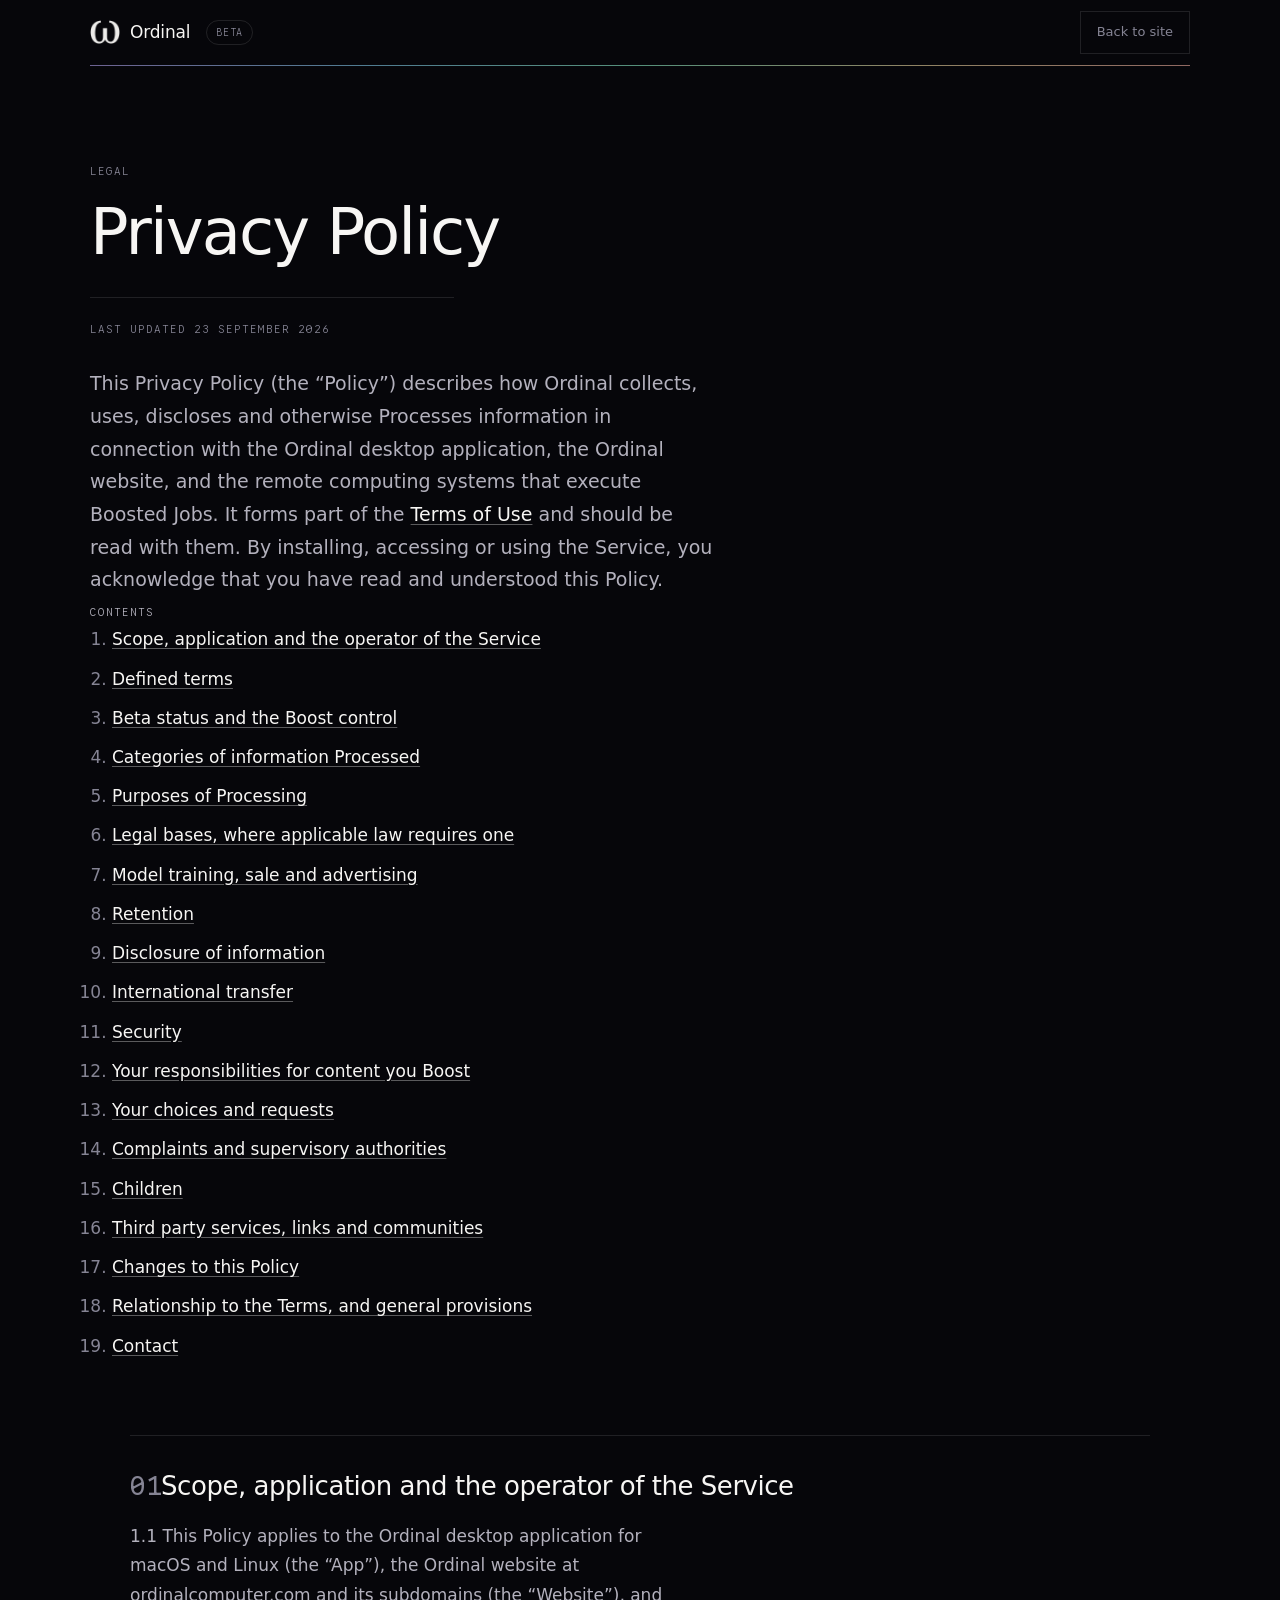
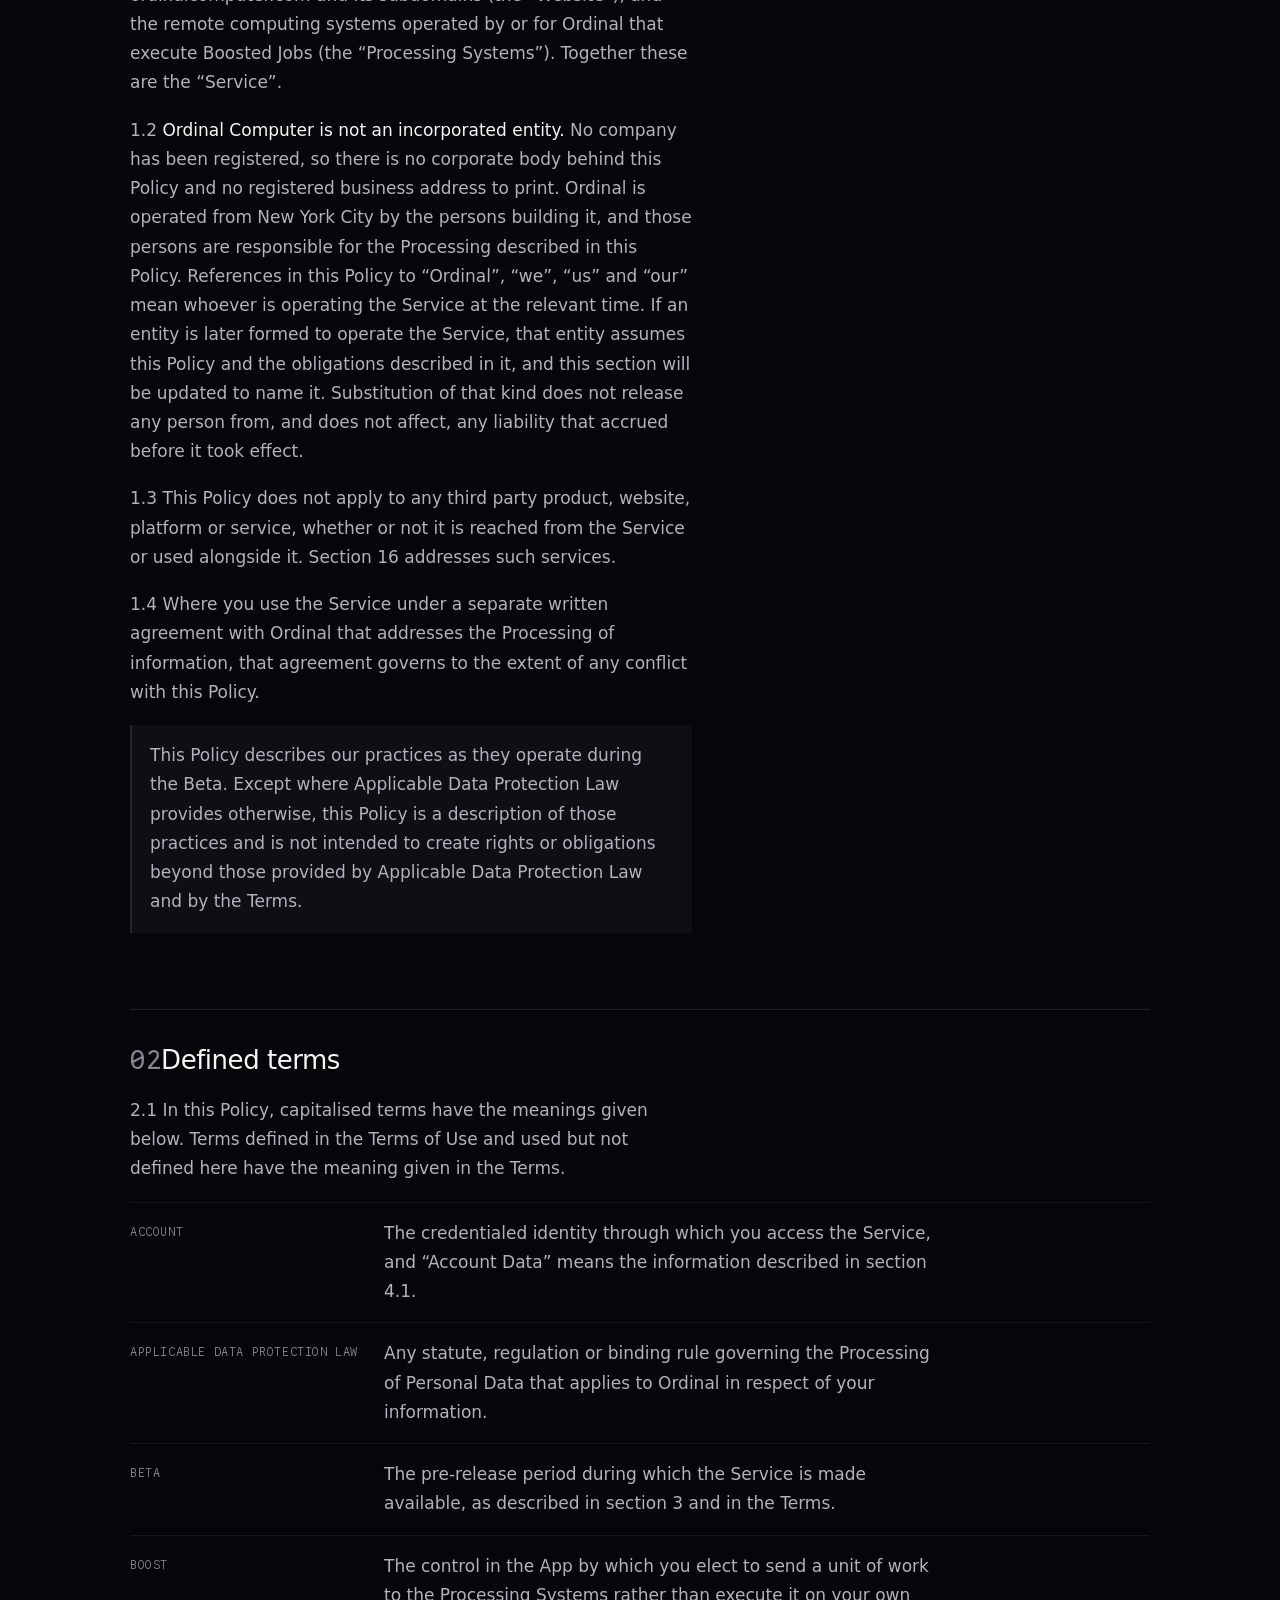
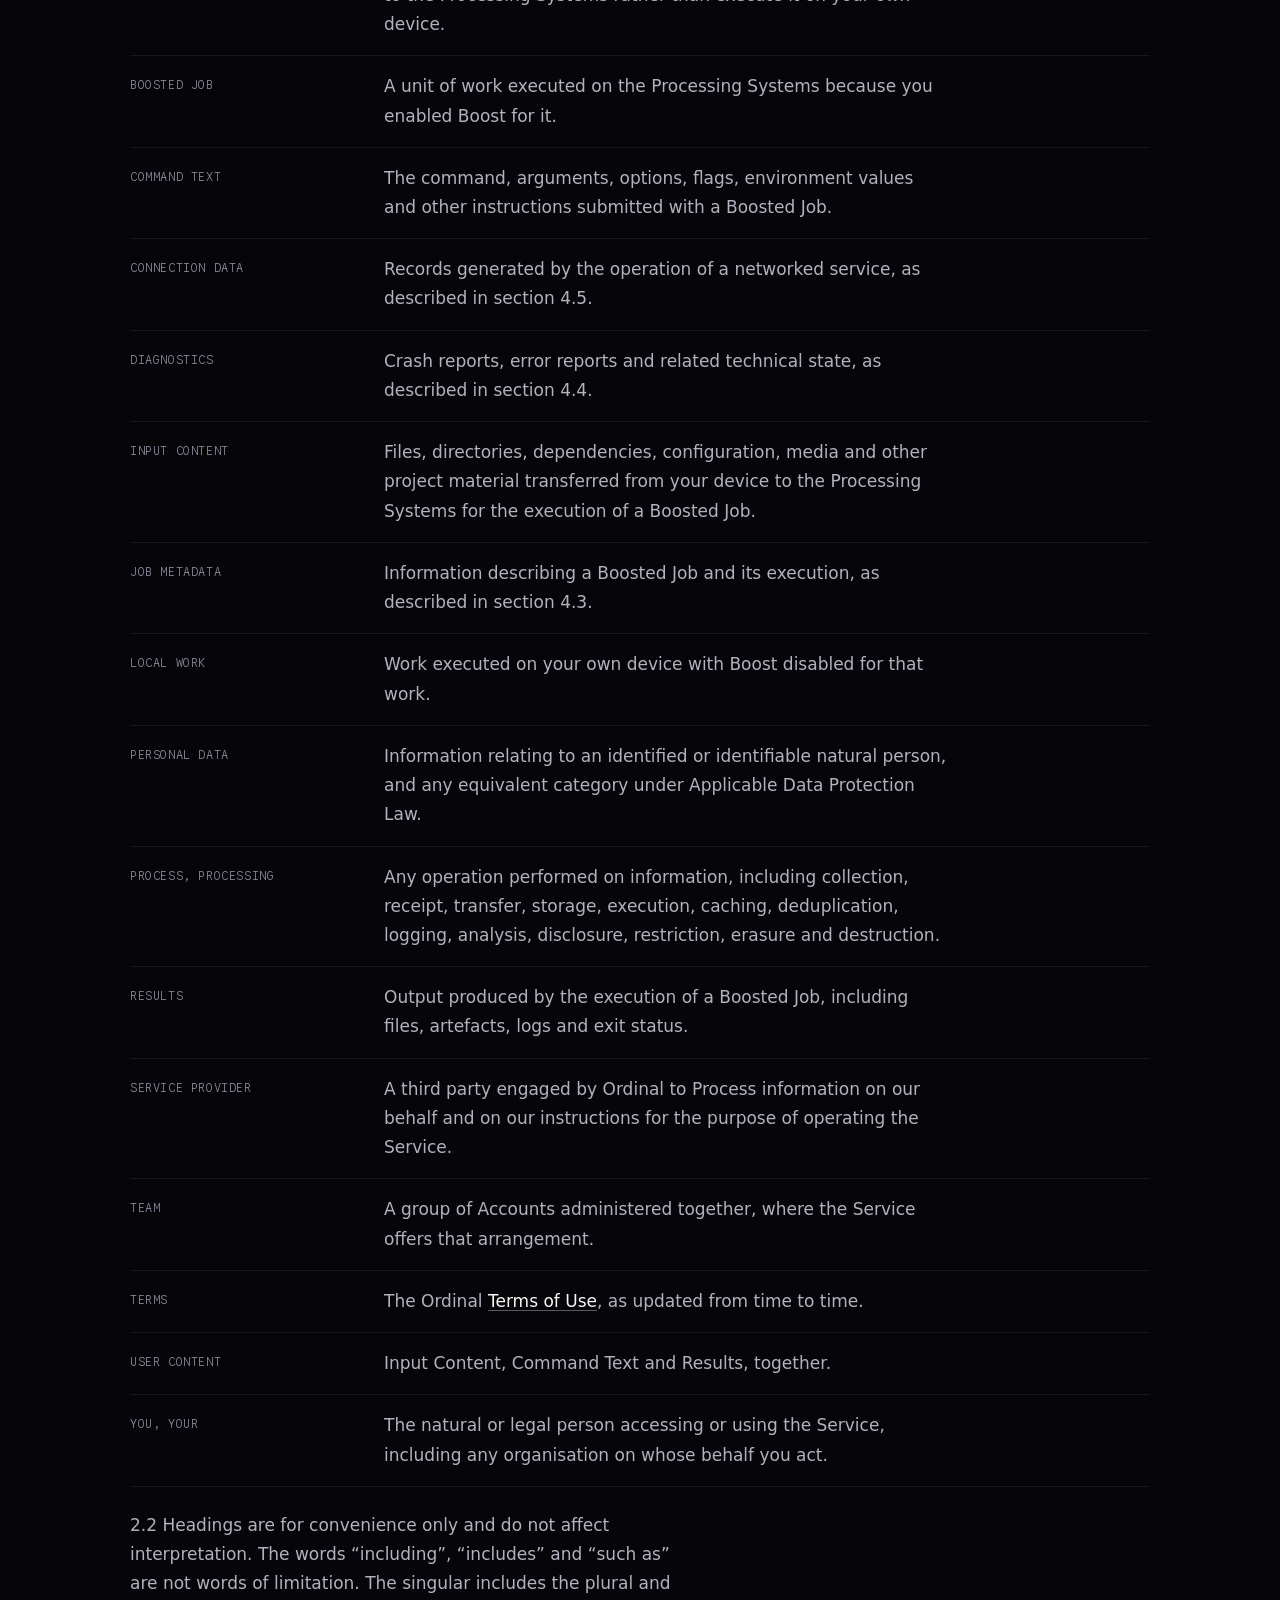
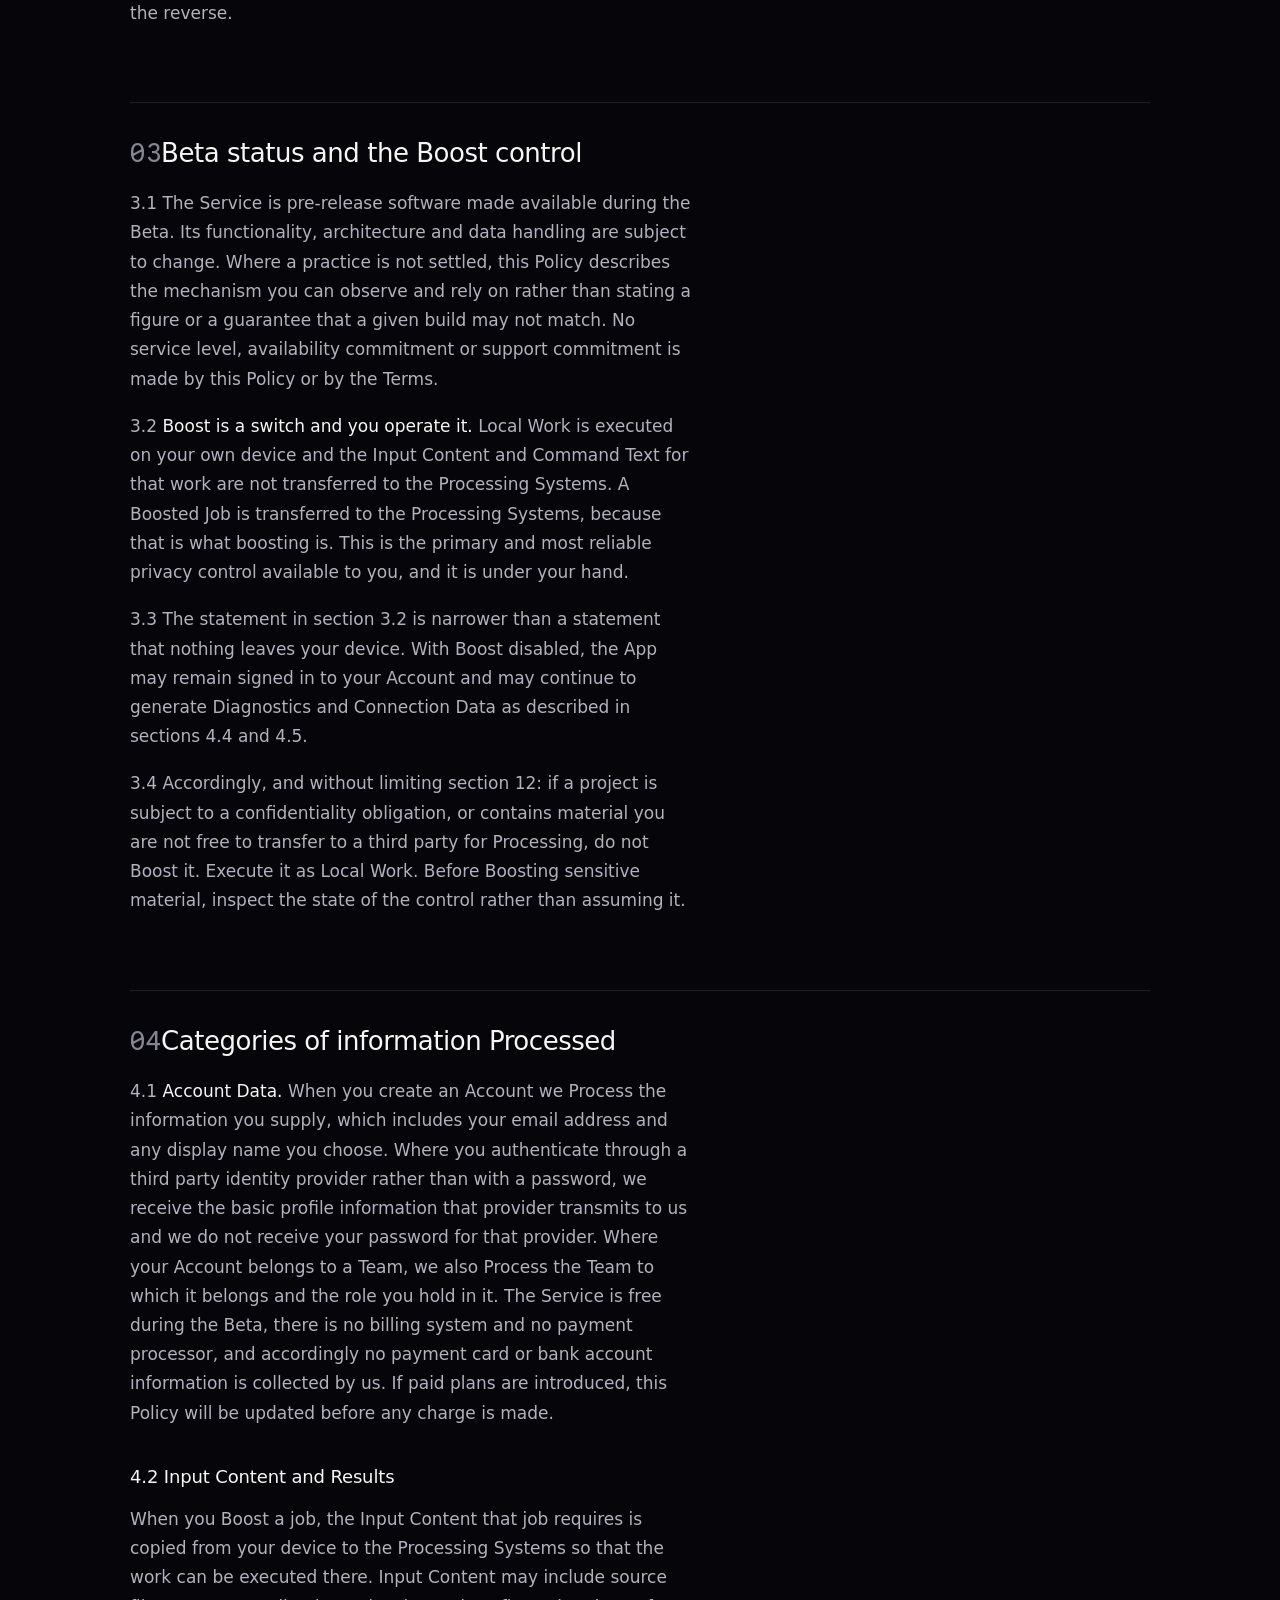
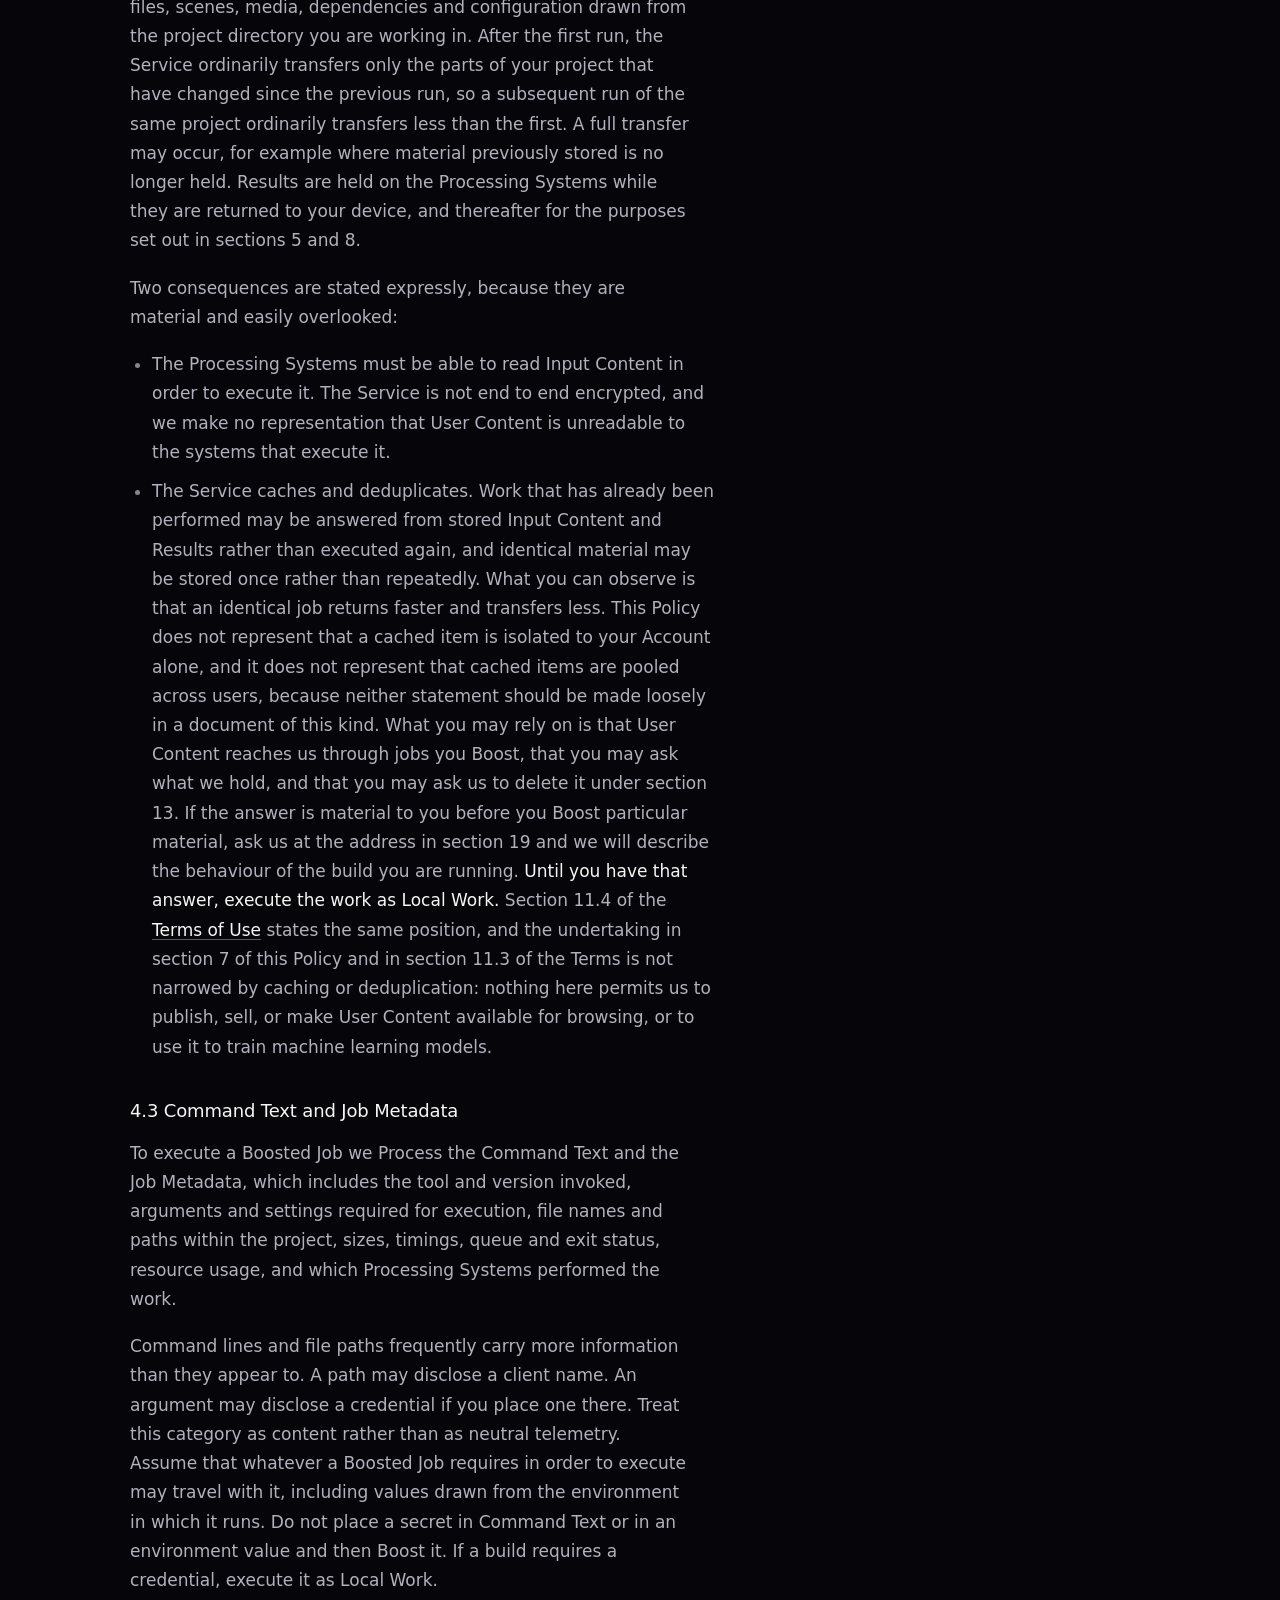
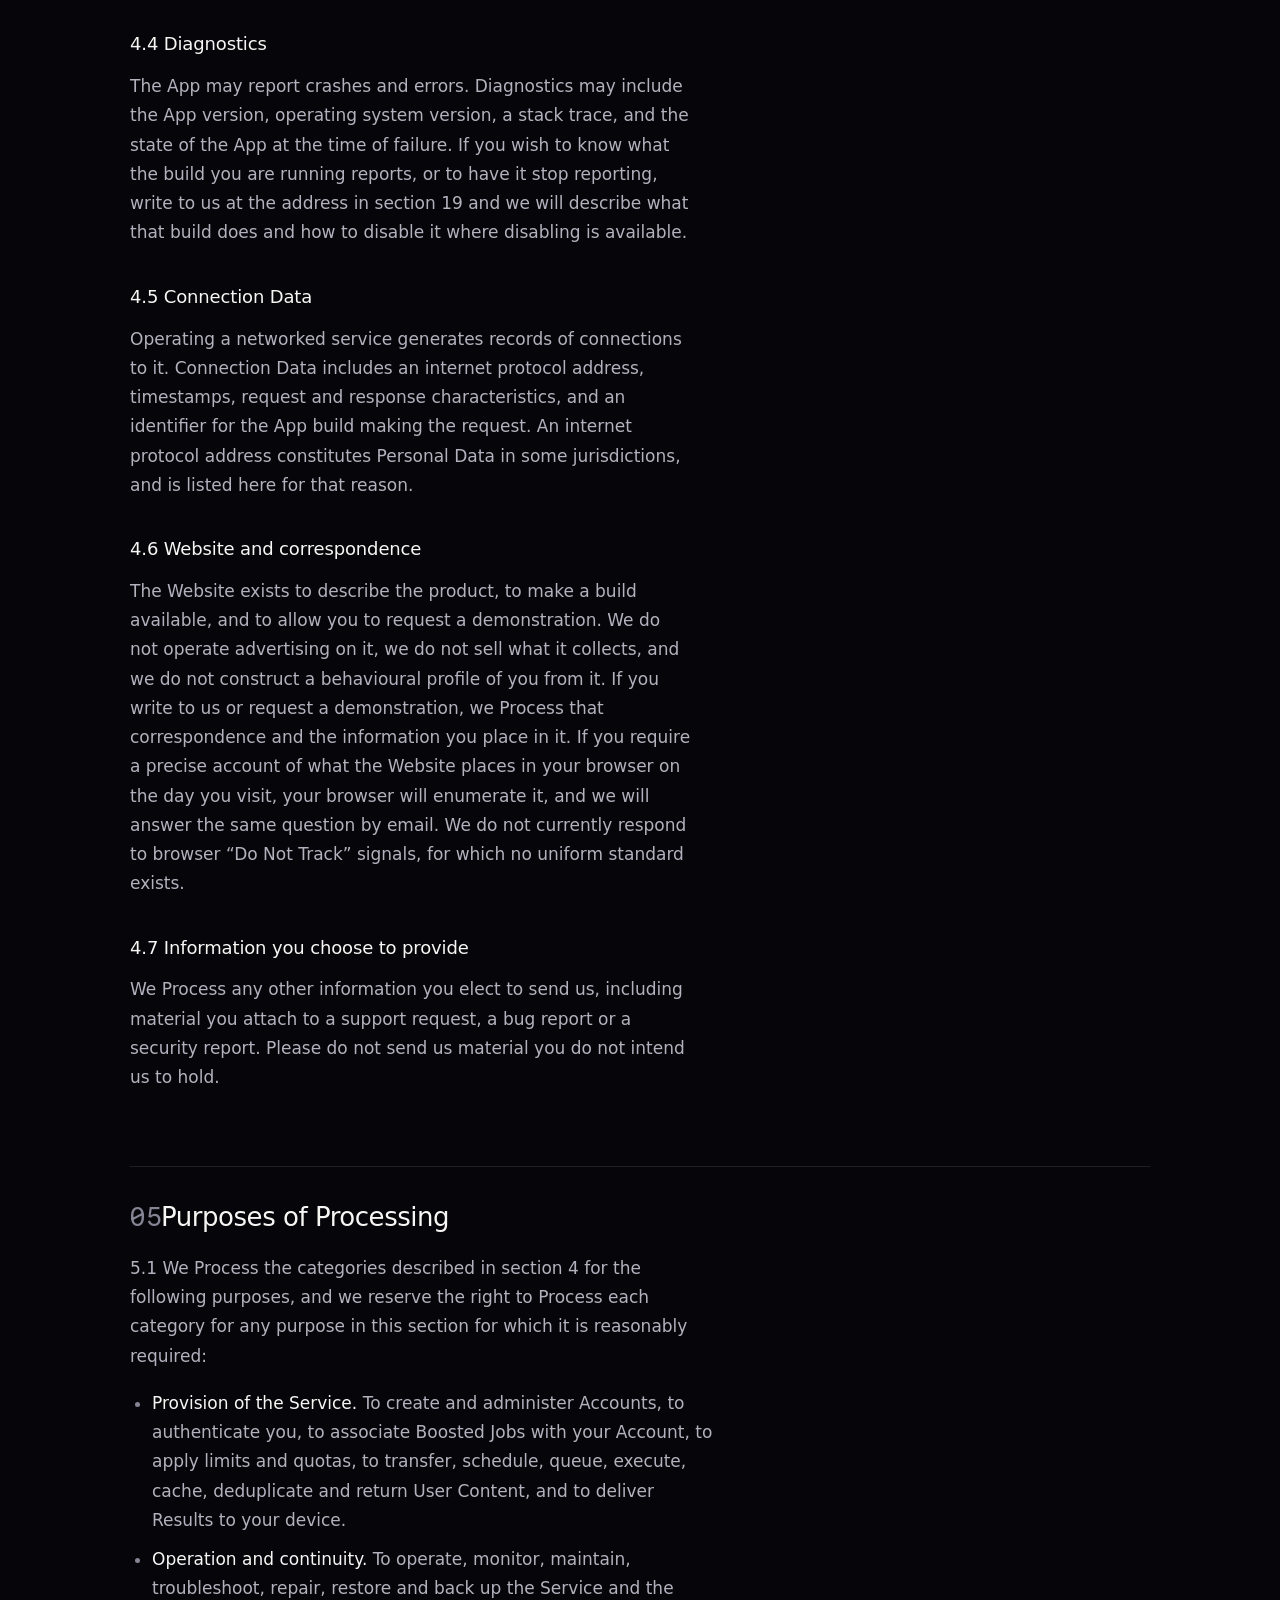
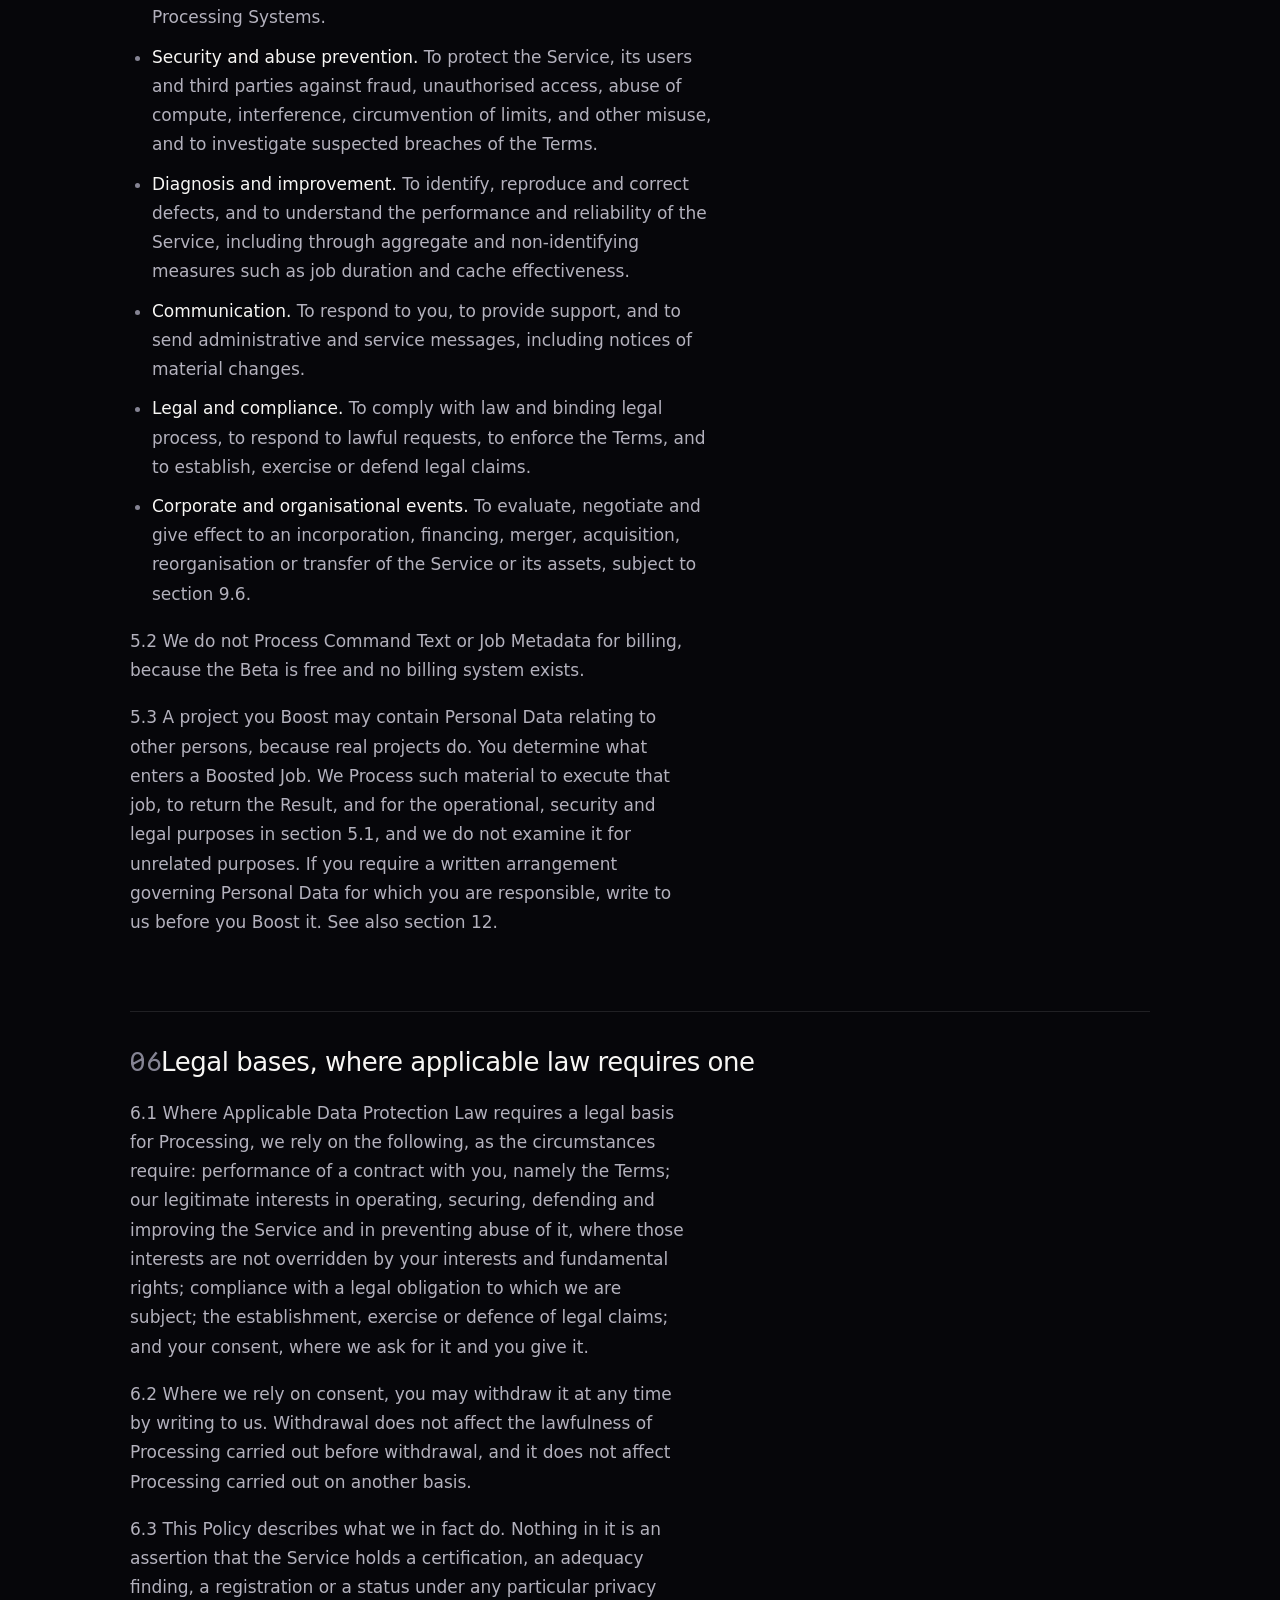
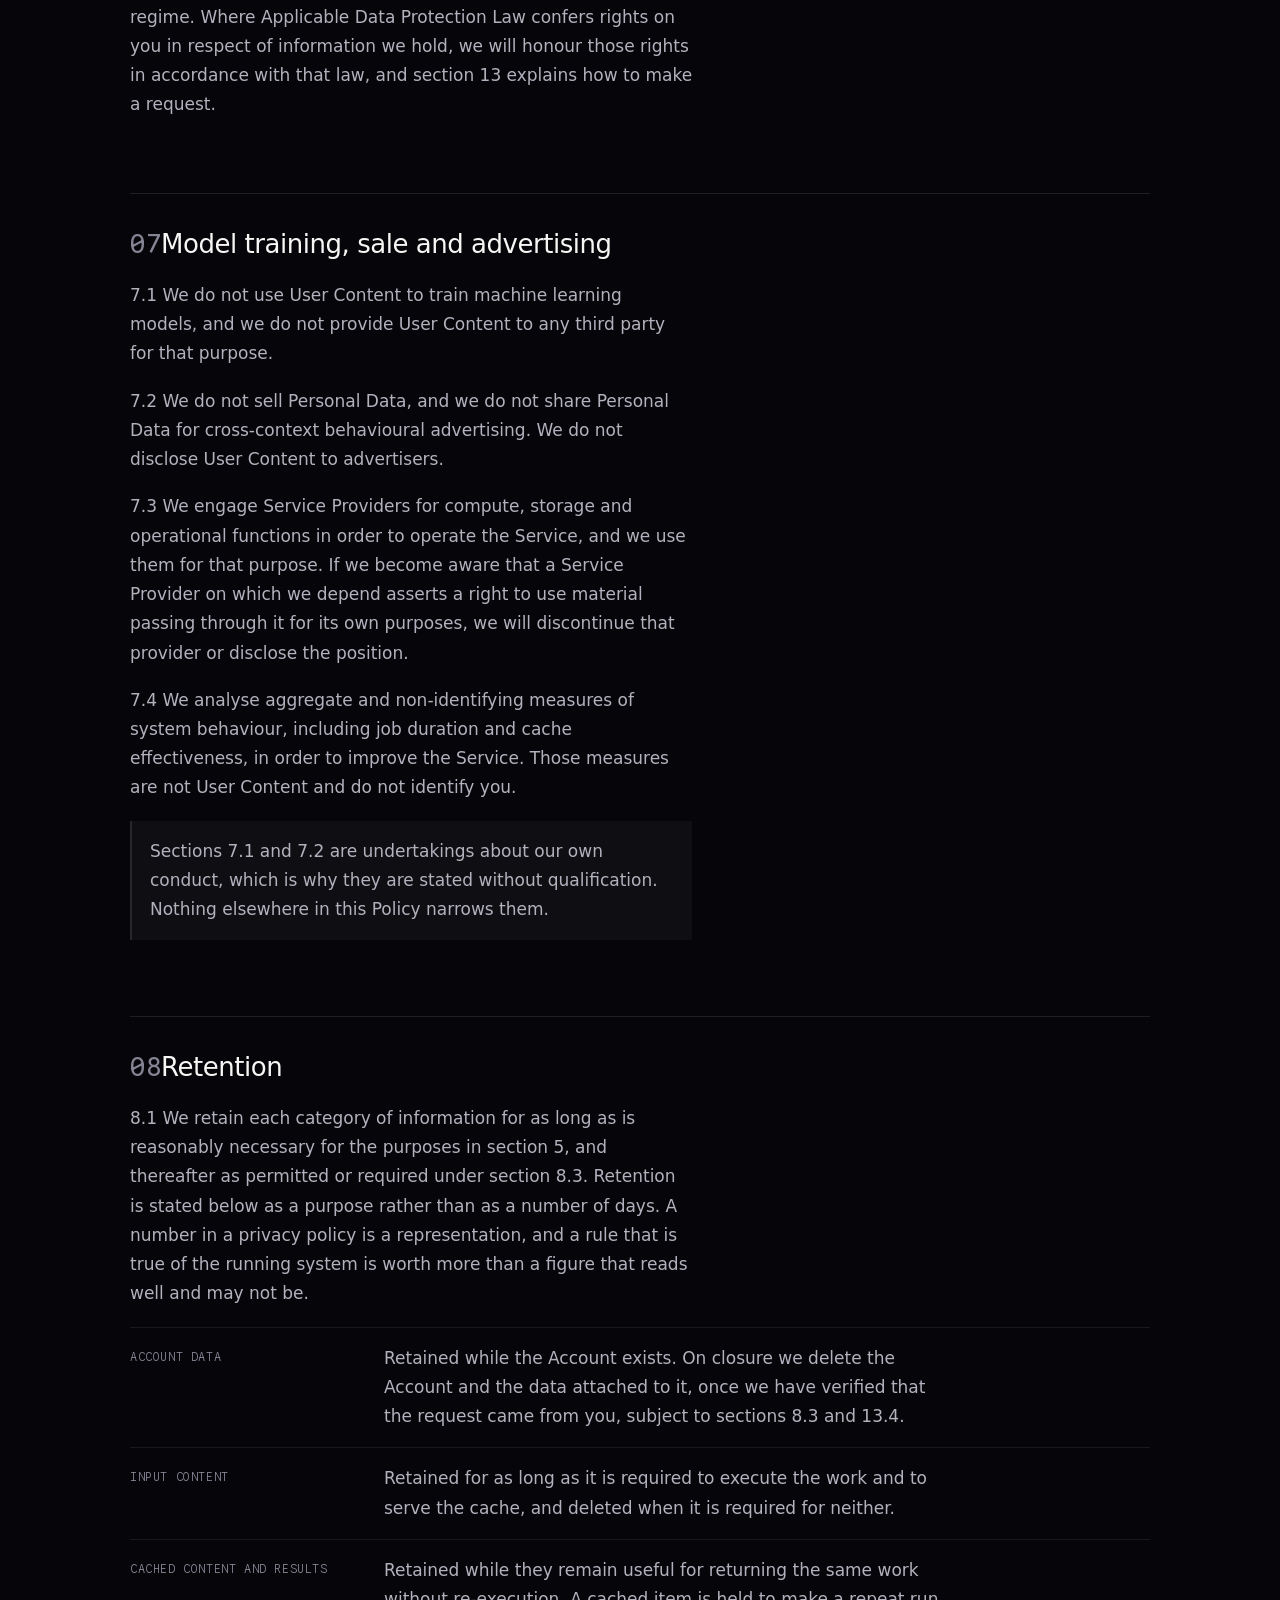
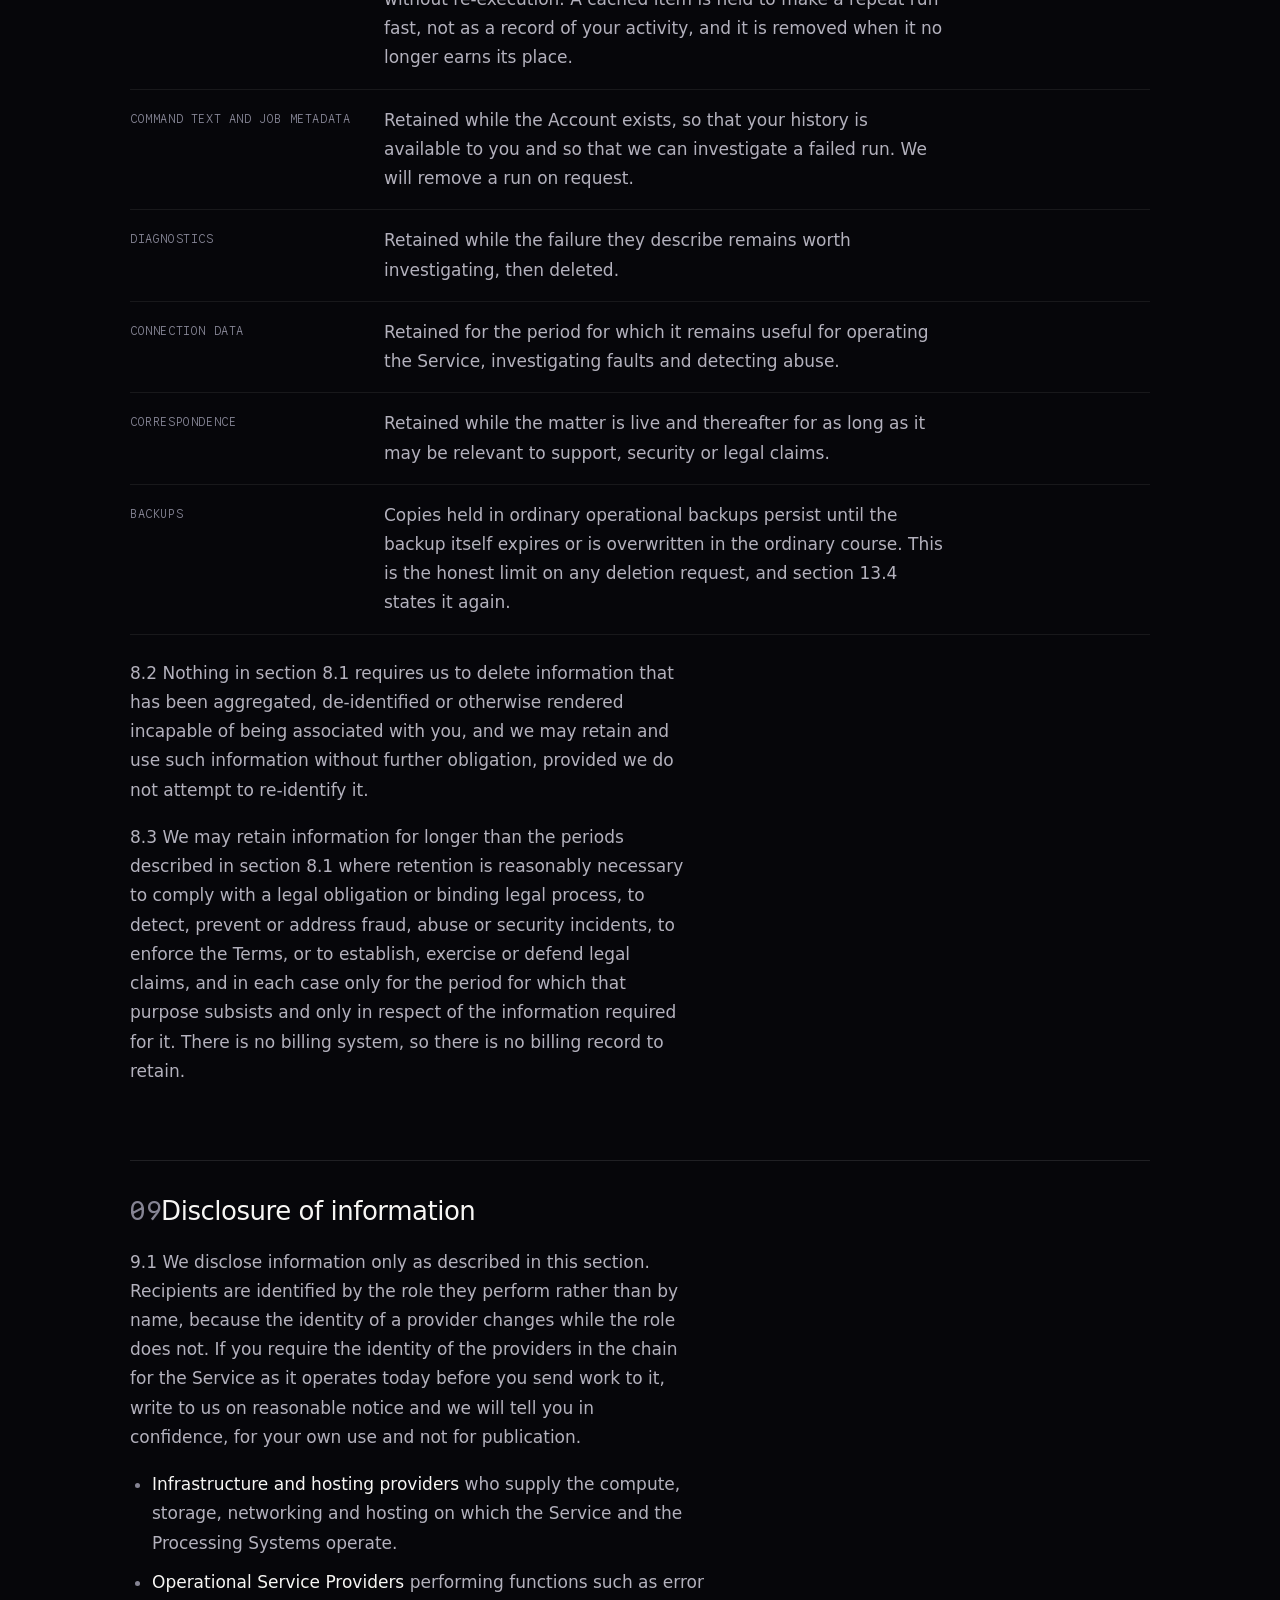
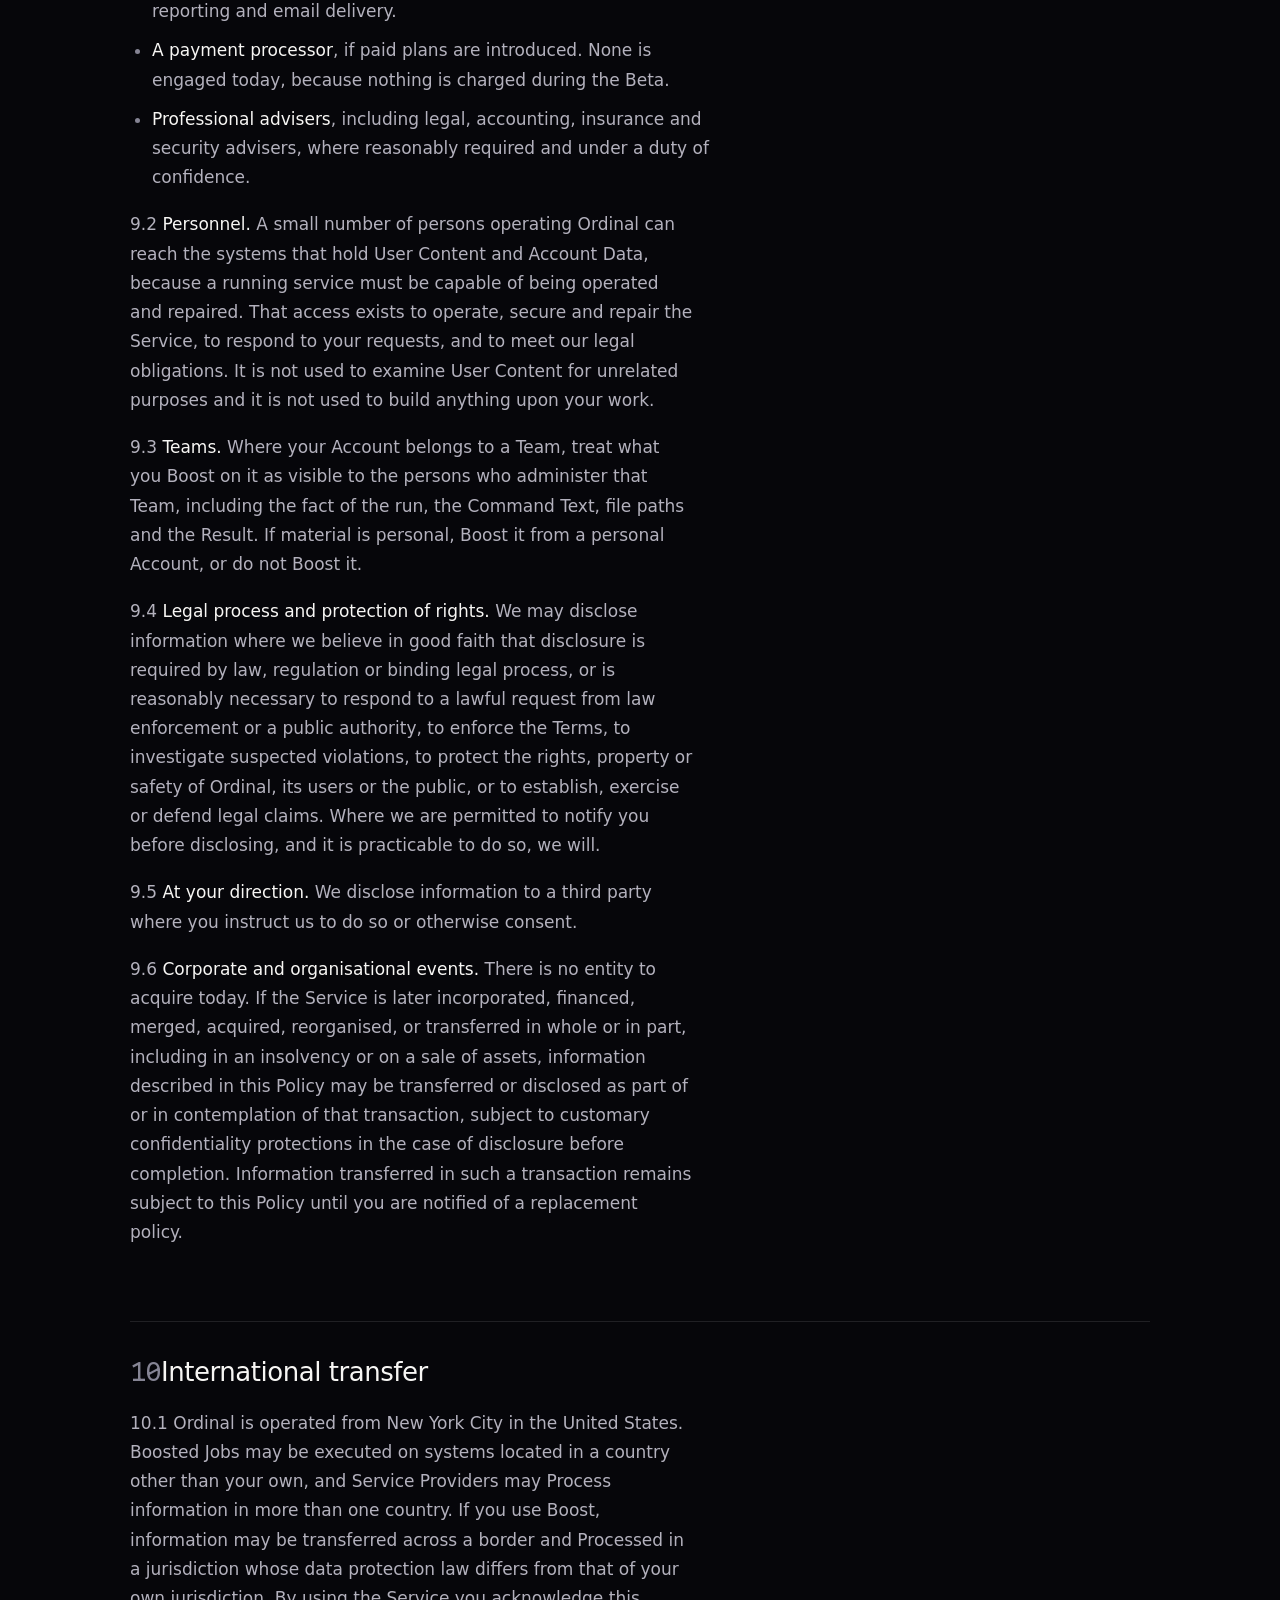
<file: privacy/index.html>
<!DOCTYPE html>
<html lang="en">
<head>
<meta charset="utf-8">
<meta name="viewport" content="width=device-width, initial-scale=1">
<title>Ordinal | Privacy Policy</title>
<meta name="description" content="How Ordinal processes account data, the content transferred to run a boosted job, job metadata, diagnostics and connection data.">
<link rel="icon" type="image/png" sizes="32x32" href="/brand/favicon-32.png">
<link rel="apple-touch-icon" sizes="180x180" href="/brand/favicon-180.png">
<link rel="preconnect" href="https://fonts.googleapis.com">
<link rel="preconnect" href="https://fonts.gstatic.com" crossorigin>
<link href="https://fonts.googleapis.com/css2?family=Google+Sans+Flex:opsz,wght@6..144,300..700&family=Google+Sans+Code:wght@400;500&display=swap" rel="stylesheet">
<link rel="stylesheet" href="../legal.css">
</head>
<body>

<div class="sheet">

  <header class="hdr">
    <a class="brand" href="/">
      <img class="mark" src="/brand/omega-light.png" width="30" height="24" alt="" decoding="async">
      <span class="wordmark">Ordinal</span>
    </a>
    <span class="chip">Beta</span>
    <span class="spacer"></span>
    <a class="back" href="/">Back to site</a>
  </header>

  <div class="title">
    <p class="m" style="color:var(--dim)">Legal</p>
    <h1>Privacy Policy</h1>
    <p class="updated m">Last updated 23 September 2026</p>
    <p class="lede">
      This Privacy Policy (the &ldquo;Policy&rdquo;) describes how Ordinal collects, uses,
      discloses and otherwise Processes information in connection with the Ordinal desktop
      application, the Ordinal website, and the remote computing systems that execute Boosted
      Jobs. It forms part of the <a href="/terms/">Terms of Use</a> and should be read with them.
      By installing, accessing or using the Service, you acknowledge that you have read and
      understood this Policy.
    </p>
  </div>

  <div class="body">

  <nav class="toc" aria-label="Contents">
    <span class="m">Contents</span>
    <ol>
      <li><a href="#scope">Scope, application and the operator of the Service</a></li>
      <li><a href="#definitions">Defined terms</a></li>
      <li><a href="#beta">Beta status and the Boost control</a></li>
      <li><a href="#collect">Categories of information Processed</a></li>
      <li><a href="#why">Purposes of Processing</a></li>
      <li><a href="#basis">Legal bases, where applicable law requires one</a></li>
      <li><a href="#training">Model training, sale and advertising</a></li>
      <li><a href="#keep">Retention</a></li>
      <li><a href="#share">Disclosure of information</a></li>
      <li><a href="#transfer">International transfer</a></li>
      <li><a href="#security">Security</a></li>
      <li><a href="#responsibility">Your responsibilities for content you Boost</a></li>
      <li><a href="#rights">Your choices and requests</a></li>
      <li><a href="#complaints">Complaints and supervisory authorities</a></li>
      <li><a href="#children">Children</a></li>
      <li><a href="#thirdparty">Third party services, links and communities</a></li>
      <li><a href="#changes">Changes to this Policy</a></li>
      <li><a href="#general">Relationship to the Terms, and general provisions</a></li>
      <li><a href="#contact">Contact</a></li>
    </ol>
  </nav>

  <div class="sections">

  <!-- ============================================================ -->
  <section id="scope">
    <div class="prose">
      <h2><span class="num">01</span>Scope, application and the operator of the Service</h2>
      <p>
        1.1 This Policy applies to the Ordinal desktop application for macOS and Linux (the
        &ldquo;App&rdquo;), the Ordinal website at ordinalcomputer.com and its subdomains (the
        &ldquo;Website&rdquo;), and the remote computing systems operated by or for Ordinal that
        execute Boosted Jobs (the &ldquo;Processing Systems&rdquo;). Together these are the
        &ldquo;Service&rdquo;.
      </p>
      <p>
        1.2 <strong>Ordinal Computer is not an incorporated entity.</strong> No company has been
        registered, so there is no corporate body behind this Policy and no registered business
        address to print. Ordinal is operated from New York City by the persons building it, and
        those persons are responsible for the Processing described in this Policy. References in
        this Policy to &ldquo;Ordinal&rdquo;, &ldquo;we&rdquo;, &ldquo;us&rdquo; and
        &ldquo;our&rdquo; mean whoever is operating the Service at the relevant time. If an entity
        is later formed to operate the Service, that entity assumes this Policy and the obligations
        described in it, and this section will be updated to name it. Substitution of that kind does
        not release any person from, and does not affect, any liability that accrued before it took
        effect.
      </p>
      <p>
        1.3 This Policy does not apply to any third party product, website, platform or service,
        whether or not it is reached from the Service or used alongside it. Section 16 addresses
        such services.
      </p>
      <p>
        1.4 Where you use the Service under a separate written agreement with Ordinal that
        addresses the Processing of information, that agreement governs to the extent of any
        conflict with this Policy.
      </p>
      <p class="note">
        This Policy describes our practices as they operate during the Beta. Except where
        Applicable Data Protection Law provides otherwise, this Policy is a description of those
        practices and is not intended to create rights or obligations beyond those provided by
        Applicable Data Protection Law and by the Terms.
      </p>
    </div>
  </section>

  <!-- ============================================================ -->
  <section id="definitions">
    <div class="prose">
      <h2><span class="num">02</span>Defined terms</h2>
      <p>
        2.1 In this Policy, capitalised terms have the meanings given below. Terms defined in the
        Terms of Use and used but not defined here have the meaning given in the Terms.
      </p>

      <div class="rows">
        <div class="row">
          <div class="k">Account</div>
          <div class="v">The credentialed identity through which you access the Service, and
            &ldquo;Account Data&rdquo; means the information described in section 4.1.</div>
        </div>
        <div class="row">
          <div class="k">Applicable Data Protection Law</div>
          <div class="v">Any statute, regulation or binding rule governing the Processing of
            Personal Data that applies to Ordinal in respect of your information.</div>
        </div>
        <div class="row">
          <div class="k">Beta</div>
          <div class="v">The pre-release period during which the Service is made available, as
            described in section 3 and in the Terms.</div>
        </div>
        <div class="row">
          <div class="k">Boost</div>
          <div class="v">The control in the App by which you elect to send a unit of work to the
            Processing Systems rather than execute it on your own device.</div>
        </div>
        <div class="row">
          <div class="k">Boosted Job</div>
          <div class="v">A unit of work executed on the Processing Systems because you enabled
            Boost for it.</div>
        </div>
        <div class="row">
          <div class="k">Command Text</div>
          <div class="v">The command, arguments, options, flags, environment values and other
            instructions submitted with a Boosted Job.</div>
        </div>
        <div class="row">
          <div class="k">Connection Data</div>
          <div class="v">Records generated by the operation of a networked service, as described in
            section 4.5.</div>
        </div>
        <div class="row">
          <div class="k">Diagnostics</div>
          <div class="v">Crash reports, error reports and related technical state, as described in
            section 4.4.</div>
        </div>
        <div class="row">
          <div class="k">Input Content</div>
          <div class="v">Files, directories, dependencies, configuration, media and other project
            material transferred from your device to the Processing Systems for the execution of a
            Boosted Job.</div>
        </div>
        <div class="row">
          <div class="k">Job Metadata</div>
          <div class="v">Information describing a Boosted Job and its execution, as described in
            section 4.3.</div>
        </div>
        <div class="row">
          <div class="k">Local Work</div>
          <div class="v">Work executed on your own device with Boost disabled for that work.</div>
        </div>
        <div class="row">
          <div class="k">Personal Data</div>
          <div class="v">Information relating to an identified or identifiable natural person, and
            any equivalent category under Applicable Data Protection Law.</div>
        </div>
        <div class="row">
          <div class="k">Process, Processing</div>
          <div class="v">Any operation performed on information, including collection, receipt,
            transfer, storage, execution, caching, deduplication, logging, analysis, disclosure,
            restriction, erasure and destruction.</div>
        </div>
        <div class="row">
          <div class="k">Results</div>
          <div class="v">Output produced by the execution of a Boosted Job, including files,
            artefacts, logs and exit status.</div>
        </div>
        <div class="row">
          <div class="k">Service Provider</div>
          <div class="v">A third party engaged by Ordinal to Process information on our behalf and
            on our instructions for the purpose of operating the Service.</div>
        </div>
        <div class="row">
          <div class="k">Team</div>
          <div class="v">A group of Accounts administered together, where the Service offers that
            arrangement.</div>
        </div>
        <div class="row">
          <div class="k">Terms</div>
          <div class="v">The Ordinal <a href="/terms/">Terms of Use</a>, as updated from time to
            time.</div>
        </div>
        <div class="row">
          <div class="k">User Content</div>
          <div class="v">Input Content, Command Text and Results, together.</div>
        </div>
        <div class="row">
          <div class="k">You, your</div>
          <div class="v">The natural or legal person accessing or using the Service, including any
            organisation on whose behalf you act.</div>
        </div>
      </div>

      <p>
        2.2 Headings are for convenience only and do not affect interpretation. The words
        &ldquo;including&rdquo;, &ldquo;includes&rdquo; and &ldquo;such as&rdquo; are not words of
        limitation. The singular includes the plural and the reverse.
      </p>
    </div>
  </section>

  <!-- ============================================================ -->
  <section id="beta">
    <div class="prose">
      <h2><span class="num">03</span>Beta status and the Boost control</h2>
      <p>
        3.1 The Service is pre-release software made available during the Beta. Its functionality,
        architecture and data handling are subject to change. Where a practice is not settled, this
        Policy describes the mechanism you can observe and rely on rather than stating a figure or
        a guarantee that a given build may not match. No service level, availability commitment or
        support commitment is made by this Policy or by the Terms.
      </p>
      <p>
        3.2 <strong>Boost is a switch and you operate it.</strong> Local Work is executed on your
        own device and the Input Content and Command Text for that work are not transferred to the
        Processing Systems. A Boosted Job is transferred to the Processing Systems, because that is
        what boosting is. This is the primary and most reliable privacy control available to you,
        and it is under your hand.
      </p>
      <p>
        3.3 The statement in section 3.2 is narrower than a statement that nothing leaves your
        device. With Boost disabled, the App may remain signed in to your Account and may continue
        to generate Diagnostics and Connection Data as described in sections 4.4 and 4.5.
      </p>
      <p>
        3.4 Accordingly, and without limiting section 12: if a project is subject to a
        confidentiality obligation, or contains material you are not free to transfer to a third
        party for Processing, do not Boost it. Execute it as Local Work. Before Boosting sensitive
        material, inspect the state of the control rather than assuming it.
      </p>
    </div>
  </section>

  <!-- ============================================================ -->
  <section id="collect">
    <div class="prose">
      <h2><span class="num">04</span>Categories of information Processed</h2>
      <p>
        4.1 <strong>Account Data.</strong> When you create an Account we Process the information
        you supply, which includes your email address and any display name you choose. Where you
        authenticate through a third party identity provider rather than with a password, we
        receive the basic profile information that provider transmits to us and we do not receive
        your password for that provider. Where your Account belongs to a Team, we also Process the
        Team to which it belongs and the role you hold in it. The Service is free during the Beta,
        there is no billing system and no payment processor, and accordingly no payment card or
        bank account information is collected by us. If paid plans are introduced, this Policy will
        be updated before any charge is made.
      </p>

      <h3>4.2 Input Content and Results</h3>
      <p>
        When you Boost a job, the Input Content that job requires is copied from your device to the
        Processing Systems so that the work can be executed there. Input Content may include source
        files, scenes, media, dependencies and configuration drawn from the project directory you
        are working in. After the first run, the Service ordinarily transfers only the parts of your
        project that have changed since the previous run, so a subsequent run of the same project
        ordinarily transfers less than the first. A full transfer may occur, for example where
        material previously stored is no longer held. Results are held on the Processing
        Systems while they are returned to your device, and thereafter for the purposes set out in
        sections 5 and 8.
      </p>
      <p>
        Two consequences are stated expressly, because they are material and easily overlooked:
      </p>
      <ul>
        <li>
          The Processing Systems must be able to read Input Content in order to execute it. The
          Service is not end to end encrypted, and we make no representation that User Content is
          unreadable to the systems that execute it.
        </li>
        <li>
          The Service caches and deduplicates. Work that has already been performed may be answered
          from stored Input Content and Results rather than executed again, and identical material
          may be stored once rather than repeatedly. What you can observe is that an identical job
          returns faster and transfers less. This Policy does not represent that a cached item is
          isolated to your Account alone, and it does not represent that cached items are pooled
          across users, because neither statement should be made loosely in a document of this
          kind. What you may rely on is that User Content reaches us through jobs you Boost, that
          you may ask what we hold, and that you may ask us to delete it under section 13. If the
          answer is material to you before you Boost particular material, ask us at the address in
          section 19 and we will describe the behaviour of the build you are running.
          <strong>Until you have that answer, execute the work as Local Work.</strong> Section 11.4
          of the <a href="/terms/">Terms of Use</a> states the same position, and the undertaking in
          section 7 of this Policy and in section 11.3 of the Terms is not narrowed by caching or
          deduplication: nothing here permits us to publish, sell, or make User Content available
          for browsing, or to use it to train machine learning models.
        </li>
      </ul>

      <h3>4.3 Command Text and Job Metadata</h3>
      <p>
        To execute a Boosted Job we Process the Command Text and the Job Metadata, which includes
        the tool and version invoked, arguments and settings required for execution, file names and
        paths within the project, sizes, timings, queue and exit status, resource usage, and which
        Processing Systems performed the work.
      </p>
      <p>
        Command lines and file paths frequently carry more information than they appear to. A path
        may disclose a client name. An argument may disclose a credential if you place one there.
        Treat this category as content rather than as neutral telemetry. Assume that whatever a
        Boosted Job requires in order to execute may travel with it, including values drawn from
        the environment in which it runs. Do not place a secret in Command Text or in an
        environment value and then Boost it. If a build requires a credential, execute it as Local
        Work.
      </p>

      <h3>4.4 Diagnostics</h3>
      <p>
        The App may report crashes and errors. Diagnostics may include the App version, operating
        system version, a stack trace, and the state of the App at the time of failure. If you wish
        to know what the build you are running reports, or to have it stop reporting, write to us
        at the address in section 19 and we will describe what that build does and how to disable
        it where disabling is available.
      </p>

      <h3>4.5 Connection Data</h3>
      <p>
        Operating a networked service generates records of connections to it. Connection Data
        includes an internet protocol address, timestamps, request and response characteristics,
        and an identifier for the App build making the request. An internet protocol address
        constitutes Personal Data in some jurisdictions, and is listed here for that reason.
      </p>

      <h3>4.6 Website and correspondence</h3>
      <p>
        The Website exists to describe the product, to make a build available, and to allow you to
        request a demonstration. We do not operate advertising on it, we do not sell what it
        collects, and we do not construct a behavioural profile of you from it. If you write to us
        or request a demonstration, we Process that correspondence and the information you place in
        it. If you require a precise account of what the Website places in your browser on the day
        you visit, your browser will enumerate it, and we will answer the same question by email.
        We do not currently respond to browser &ldquo;Do Not Track&rdquo; signals, for which no
        uniform standard exists.
      </p>

      <h3>4.7 Information you choose to provide</h3>
      <p>
        We Process any other information you elect to send us, including material you attach to a
        support request, a bug report or a security report. Please do not send us material you do
        not intend us to hold.
      </p>
    </div>
  </section>

  <!-- ============================================================ -->
  <section id="why">
    <div class="prose">
      <h2><span class="num">05</span>Purposes of Processing</h2>
      <p>
        5.1 We Process the categories described in section 4 for the following purposes, and we
        reserve the right to Process each category for any purpose in this section for which it is
        reasonably required:
      </p>
      <ul>
        <li><strong>Provision of the Service.</strong> To create and administer Accounts, to
          authenticate you, to associate Boosted Jobs with your Account, to apply limits and quotas,
          to transfer, schedule, queue, execute, cache, deduplicate and return User Content, and to
          deliver Results to your device.</li>
        <li><strong>Operation and continuity.</strong> To operate, monitor, maintain, troubleshoot,
          repair, restore and back up the Service and the Processing Systems.</li>
        <li><strong>Security and abuse prevention.</strong> To protect the Service, its users and
          third parties against fraud, unauthorised access, abuse of compute, interference,
          circumvention of limits, and other misuse, and to investigate suspected breaches of the
          Terms.</li>
        <li><strong>Diagnosis and improvement.</strong> To identify, reproduce and correct defects,
          and to understand the performance and reliability of the Service, including through
          aggregate and non-identifying measures such as job duration and cache effectiveness.</li>
        <li><strong>Communication.</strong> To respond to you, to provide support, and to send
          administrative and service messages, including notices of material changes.</li>
        <li><strong>Legal and compliance.</strong> To comply with law and binding legal process, to
          respond to lawful requests, to enforce the Terms, and to establish, exercise or defend
          legal claims.</li>
        <li><strong>Corporate and organisational events.</strong> To evaluate, negotiate and give
          effect to an incorporation, financing, merger, acquisition, reorganisation or transfer of
          the Service or its assets, subject to section 9.6.</li>
      </ul>
      <p>
        5.2 We do not Process Command Text or Job Metadata for billing, because the Beta is free and
        no billing system exists.
      </p>
      <p>
        5.3 A project you Boost may contain Personal Data relating to other persons, because real
        projects do. You determine what enters a Boosted Job. We Process such material to execute
        that job, to return the Result, and for the operational, security and legal purposes in
        section 5.1, and we do not examine it for unrelated purposes. If you require a written
        arrangement governing Personal Data for which you are responsible, write to us before you
        Boost it. See also section 12.
      </p>
    </div>
  </section>

  <!-- ============================================================ -->
  <section id="basis">
    <div class="prose">
      <h2><span class="num">06</span>Legal bases, where applicable law requires one</h2>
      <p>
        6.1 Where Applicable Data Protection Law requires a legal basis for Processing, we rely on
        the following, as the circumstances require: performance of a contract with you, namely the
        Terms; our legitimate interests in operating, securing, defending and improving the Service
        and in preventing abuse of it, where those interests are not overridden by your interests
        and fundamental rights; compliance with a legal obligation to which we are subject; the
        establishment, exercise or defence of legal claims; and your consent, where we ask for it
        and you give it.
      </p>
      <p>
        6.2 Where we rely on consent, you may withdraw it at any time by writing to us. Withdrawal
        does not affect the lawfulness of Processing carried out before withdrawal, and it does not
        affect Processing carried out on another basis.
      </p>
      <p>
        6.3 This Policy describes what we in fact do. Nothing in it is an assertion that the Service
        holds a certification, an adequacy finding, a registration or a status under any particular
        privacy regime. Where Applicable Data Protection Law confers rights on you in respect of
        information we hold, we will honour those rights in accordance with that law, and section
        13 explains how to make a request.
      </p>
    </div>
  </section>

  <!-- ============================================================ -->
  <section id="training">
    <div class="prose">
      <h2><span class="num">07</span>Model training, sale and advertising</h2>
      <p>
        7.1 We do not use User Content to train machine learning models, and we do not provide User
        Content to any third party for that purpose.
      </p>
      <p>
        7.2 We do not sell Personal Data, and we do not share Personal Data for cross-context
        behavioural advertising. We do not disclose User Content to advertisers.
      </p>
      <p>
        7.3 We engage Service Providers for compute, storage and operational functions in order to
        operate the Service, and we use them for that purpose. If we become aware that a Service
        Provider on which we depend asserts a right to use material passing through it for its own
        purposes, we will discontinue that provider or disclose the position.
      </p>
      <p>
        7.4 We analyse aggregate and non-identifying measures of system behaviour, including job
        duration and cache effectiveness, in order to improve the Service. Those measures are not
        User Content and do not identify you.
      </p>
      <p class="note">
        Sections 7.1 and 7.2 are undertakings about our own conduct, which is why they are stated
        without qualification. Nothing elsewhere in this Policy narrows them.
      </p>
    </div>
  </section>

  <!-- ============================================================ -->
  <section id="keep">
    <div class="prose">
      <h2><span class="num">08</span>Retention</h2>
      <p>
        8.1 We retain each category of information for as long as is reasonably necessary for the
        purposes in section 5, and thereafter as permitted or required under section 8.3. Retention
        is stated below as a purpose rather than as a number of days. A number in a privacy policy
        is a representation, and a rule that is true of the running system is worth more than a
        figure that reads well and may not be.
      </p>

      <div class="rows">
        <div class="row">
          <div class="k">Account Data</div>
          <div class="v">Retained while the Account exists. On closure we delete the Account and the
            data attached to it, once we have verified that the request came from you, subject to
            sections 8.3 and 13.4.</div>
        </div>
        <div class="row">
          <div class="k">Input Content</div>
          <div class="v">Retained for as long as it is required to execute the work and to serve the
            cache, and deleted when it is required for neither.</div>
        </div>
        <div class="row">
          <div class="k">Cached content and Results</div>
          <div class="v">Retained while they remain useful for returning the same work without
            re-execution. A cached item is held to make a repeat run fast, not as a record of your
            activity, and it is removed when it no longer earns its place.</div>
        </div>
        <div class="row">
          <div class="k">Command Text and Job Metadata</div>
          <div class="v">Retained while the Account exists, so that your history is available to you
            and so that we can investigate a failed run. We will remove a run on request.</div>
        </div>
        <div class="row">
          <div class="k">Diagnostics</div>
          <div class="v">Retained while the failure they describe remains worth investigating, then
            deleted.</div>
        </div>
        <div class="row">
          <div class="k">Connection Data</div>
          <div class="v">Retained for the period for which it remains useful for operating the
            Service, investigating faults and detecting abuse.</div>
        </div>
        <div class="row">
          <div class="k">Correspondence</div>
          <div class="v">Retained while the matter is live and thereafter for as long as it may be
            relevant to support, security or legal claims.</div>
        </div>
        <div class="row">
          <div class="k">Backups</div>
          <div class="v">Copies held in ordinary operational backups persist until the backup itself
            expires or is overwritten in the ordinary course. This is the honest limit on any
            deletion request, and section 13.4 states it again.</div>
        </div>
      </div>

      <p>
        8.2 Nothing in section 8.1 requires us to delete information that has been aggregated,
        de-identified or otherwise rendered incapable of being associated with you, and we may
        retain and use such information without further obligation, provided we do not attempt to
        re-identify it.
      </p>
      <p>
        8.3 We may retain information for longer than the periods described in section 8.1 where
        retention is reasonably necessary to comply with a legal obligation or binding legal
        process, to detect, prevent or address fraud, abuse or security incidents, to enforce the
        Terms, or to establish, exercise or defend legal claims, and in each case only for the
        period for which that purpose subsists and only in respect of the information required for
        it. There is no billing system, so there is no billing record to retain.
      </p>
    </div>
  </section>

  <!-- ============================================================ -->
  <section id="share">
    <div class="prose">
      <h2><span class="num">09</span>Disclosure of information</h2>
      <p>
        9.1 We disclose information only as described in this section. Recipients are identified by
        the role they perform rather than by name, because the identity of a provider changes while
        the role does not. If you require the identity of the providers in the chain for the
        Service as it operates today before you send work to it, write to us on reasonable notice
        and we will tell you in confidence, for your own use and not for publication.
      </p>
      <ul>
        <li><strong>Infrastructure and hosting providers</strong> who supply the compute, storage,
          networking and hosting on which the Service and the Processing Systems operate.</li>
        <li><strong>Operational Service Providers</strong> performing functions such as error
          reporting and email delivery.</li>
        <li><strong>A payment processor</strong>, if paid plans are introduced. None is engaged
          today, because nothing is charged during the Beta.</li>
        <li><strong>Professional advisers</strong>, including legal, accounting, insurance and
          security advisers, where reasonably required and under a duty of confidence.</li>
      </ul>
      <p>
        9.2 <strong>Personnel.</strong> A small number of persons operating Ordinal can reach the
        systems that hold User Content and Account Data, because a running service must be capable
        of being operated and repaired. That access exists to operate, secure and repair the
        Service, to respond to your requests, and to meet our legal obligations. It is not used to
        examine User Content for unrelated purposes and it is not used to build anything upon your
        work.
      </p>
      <p>
        9.3 <strong>Teams.</strong> Where your Account belongs to a Team, treat what you Boost on it
        as visible to the persons who administer that Team, including the fact of the run, the
        Command Text, file paths and the Result. If material is personal, Boost it from a personal
        Account, or do not Boost it.
      </p>
      <p>
        9.4 <strong>Legal process and protection of rights.</strong> We may disclose information
        where we believe in good faith that disclosure is required by law, regulation or binding
        legal process, or is reasonably necessary to respond to a lawful request from law
        enforcement or a public authority, to enforce the Terms, to investigate suspected
        violations, to protect the rights, property or safety of Ordinal, its users or the public,
        or to establish, exercise or defend legal claims. Where we are permitted to notify you
        before disclosing, and it is practicable to do so, we will.
      </p>
      <p>
        9.5 <strong>At your direction.</strong> We disclose information to a third party where you
        instruct us to do so or otherwise consent.
      </p>
      <p>
        9.6 <strong>Corporate and organisational events.</strong> There is no entity to acquire
        today. If the Service is later incorporated, financed, merged, acquired, reorganised, or
        transferred in whole or in part, including in an insolvency or on a sale of assets,
        information described in this Policy may be transferred or disclosed as part of or in
        contemplation of that transaction, subject to customary confidentiality protections in the
        case of disclosure before completion. Information transferred in such a transaction remains
        subject to this Policy until you are notified of a replacement policy.
      </p>
    </div>
  </section>

  <!-- ============================================================ -->
  <section id="transfer">
    <div class="prose">
      <h2><span class="num">10</span>International transfer</h2>
      <p>
        10.1 Ordinal is operated from New York City in the United States. Boosted Jobs may be
        executed on systems located in a country other than your own, and Service Providers may
        Process information in more than one country. If you use Boost, information may be
        transferred across a border and Processed in a jurisdiction whose data protection law
        differs from that of your own jurisdiction. By using the Service you acknowledge this
        transfer and Processing.
      </p>
      <p>
        10.2 Where Applicable Data Protection Law requires a transfer mechanism or safeguard for
        such a transfer, we will implement an appropriate mechanism. Wherever information is
        Processed, we apply this Policy to it.
      </p>
      <p>
        10.3 The Service does not offer a region control, and you should not assume that one is
        available. If the location of execution is material to you, ask us before you Boost, and
        execute the work as Local Work in the meantime.
      </p>
    </div>
  </section>

  <!-- ============================================================ -->
  <section id="security">
    <div class="prose">
      <h2><span class="num">11</span>Security</h2>
      <p>
        11.1 We implement measures we consider reasonable and appropriate to protect information
        against unauthorised access, loss, misuse and alteration, having regard to the nature of the
        information and the state of the Service during the Beta. We would rather describe those
        measures accurately than impressively, and each statement below is either observable by you
        or one we are prepared to answer for in writing.
      </p>
      <ul>
        <li><strong>In transit.</strong> User Content moves between the App and the Processing
          Systems over an encrypted connection.</li>
        <li><strong>Not end to end.</strong> The Processing Systems read Input Content in order to
          execute it. Encryption in transit does not alter that, and we do not suggest otherwise.</li>
        <li><strong>At rest.</strong> Stored material resides on infrastructure we obtain from
          providers, with the protections that infrastructure affords. We do not name an encryption
          standard on this page that you have no means of verifying. If your organisation requires a
          particular control to be described in writing, ask, and we will tell you what is the case
          rather than what reads well.</li>
        <li><strong>Access.</strong> Access to the systems holding your information is limited to the
          persons operating Ordinal, and is exercised for the purposes in section 9.2.</li>
      </ul>
      <p>
        11.2 We hold no security certification and we do not claim one. We have not completed an
        independent audit. If your organisation requires evidence of a particular control before it
        can use the Service, write to us and we will state honestly whether we have it.
      </p>
      <p>
        11.3 <strong>No method of transmission over the internet, and no method of electronic
        storage, is completely secure.</strong> We therefore cannot and do not guarantee the
        security of information you transmit to or Process through the Service, and any transmission
        is at your own risk. This section does not limit any liability that cannot be limited under
        applicable law.
      </p>
      <p>
        11.4 You are responsible for maintaining the confidentiality of your Account credentials,
        for the security of your own devices and networks, and for everything done through your
        Account. Notify us promptly at the address in section 19 if you believe your Account has
        been compromised.
      </p>
      <p>
        11.5 Where we determine that a security incident affecting your information has occurred, we
        will notify you to the extent required by Applicable Data Protection Law, and we will tell
        you what we know at the time rather than waiting until the picture is complete.
      </p>
      <p class="note">
        The strongest protection available to you remains the switch. Local Work does not leave your
        device through the Service, and nothing in this section is required to make that so.
      </p>
    </div>
  </section>

  <!-- ============================================================ -->
  <section id="responsibility">
    <div class="prose">
      <h2><span class="num">12</span>Your responsibilities for content you Boost</h2>
      <p>
        12.1 You determine what is transferred to the Processing Systems. You represent that you
        have all rights, authority, consents and lawful bases necessary to transfer the Input
        Content and Command Text you Boost to Ordinal and to its Service Providers for Processing as
        described in this Policy, including in respect of any Personal Data relating to third
        parties that they contain.
      </p>
      <p>
        12.2 Do not Boost material that is subject to specific legal or regulatory duties, including
        protected health information, government classified material, payment card data, and
        material subject to a confidentiality obligation that Processing by a third party would
        breach, unless we have agreed in writing that it may be Boosted. Do not place credentials,
        keys or other secrets in Command Text or in environment values that a Boosted Job will
        carry.
      </p>
      <p>
        12.3 The Service is not a backup service and no representation is made about the durability
        of material held on the Processing Systems. Retain your own copies of anything you would not
        wish to lose. The limitation of liability in the Terms governs liability for loss of data.
      </p>
      <p>
        12.4 Your obligations to indemnify Ordinal in respect of material you submit are set out in
        the Terms and are not repeated here.
      </p>
    </div>
  </section>

  <!-- ============================================================ -->
  <section id="rights">
    <div class="prose">
      <h2><span class="num">13</span>Your choices and requests</h2>

      <h3>13.1 In the App</h3>
      <p>
        Boost is the control this Policy commits to in writing, because it is the control that is
        always present. With Boost disabled, Input Content and Command Text for that run are not
        transferred to the Processing Systems, subject to section 3.3. What else a given build
        offers changes during the Beta. Anything beyond the switch, including removal of a project's
        content from the Processing Systems, we will do on request under section 13.2.
      </p>

      <h3>13.2 Requests</h3>
      <p>
        Whatever Applicable Data Protection Law entitles you to, we will do the following on
        request, to the extent it is within our control:
      </p>
      <ul>
        <li><strong>Access.</strong> Tell you what information we hold about you.</li>
        <li><strong>Portability.</strong> Provide a copy of your Account Data and job history in a
          form you can read and Process. If you require a particular format, say so in the
          request.</li>
        <li><strong>Correction.</strong> Correct Account Data that is inaccurate.</li>
        <li><strong>Deletion.</strong> Delete a project's content from the Processing Systems, or
          close your Account and delete the data attached to it.</li>
        <li><strong>Objection and restriction.</strong> Cease or restrict a particular Processing
          activity where you have a right to object to it or to have it restricted.</li>
      </ul>
      <p>
        Requests go to the address in section 19. Email is the route we act on, and it works whether
        or not a given build offers an in-app control.
      </p>

      <h3>13.3 Verification and limits on requests</h3>
      <p>
        We may require information reasonably necessary to verify that a request comes from you or
        from a person authorised to act for you, particularly for deletion, and we may decline to
        act where we cannot verify it. We may decline, or charge a reasonable fee for, a request
        that is manifestly unfounded, repetitive or excessive, to the extent permitted by Applicable
        Data Protection Law. We may decline a request to the extent that acting on it would infringe
        the rights of another person, prejudice the security or integrity of the Service, or
        conflict with a legal obligation. Where we decline, we will tell you why. We do not publish
        a response deadline, because the Service is operated by a small number of persons and a
        deadline we might miss is worth less than an answer. We will reply, tell you when to expect
        the work to be done, and then do it, and in any event within any period required by
        Applicable Data Protection Law.
      </p>

      <h3>13.4 Limits on deletion</h3>
      <p>
        Deletion operates on what we hold and what we control. Copies may persist in operational
        backups and in caches until those backups and caches expire, are overwritten or are
        regenerated in the ordinary course, and we do not represent that deletion is instantaneous
        or exhaustive across every system at the moment it is requested. We may retain information
        after a deletion request to the extent permitted by section 8.3. If you require certainty
        that a particular item has been removed from everywhere it may be held, say so expressly in
        your request, and we will tell you what we removed and what, if anything, we could not. The
        way to keep material off the Processing Systems entirely is not to Boost it.
      </p>

      <h3>13.5 Communications</h3>
      <p>
        You may opt out of non-essential email at any time. We will continue to send administrative
        and service messages, including security notices and notices of material changes to this
        Policy, for as long as you hold an Account, because those messages are part of operating the
        Service.
      </p>
    </div>
  </section>

  <!-- ============================================================ -->
  <section id="complaints">
    <div class="prose">
      <h2><span class="num">14</span>Complaints and supervisory authorities</h2>
      <p>
        14.1 If you consider that we have handled your information improperly, tell us first at the
        address in section 19 and we will try to put it right.
      </p>
      <p>
        14.2 Depending on where you live, you may also have the right to lodge a complaint with a
        data protection or consumer protection authority, and, where Applicable Data Protection Law
        provides one, a right to appeal a decision we make on a request under section 13. Nothing in
        this Policy or in the Terms restricts that right, and we will cooperate with an authority
        properly seised of a complaint.
      </p>
    </div>
  </section>

  <!-- ============================================================ -->
  <section id="children">
    <div class="prose">
      <h2><span class="num">15</span>Children</h2>
      <p>
        15.1 The Service is a professional and technical tool intended for adults. It is not
        directed at children, we do not market it to them, and Accounts are for persons who meet the
        eligibility requirements in the Terms.
      </p>
      <p>
        15.2 We do not knowingly collect Personal Data from children. If you believe that a child
        has provided us with Personal Data, write to us at the address in section 19 and we will
        delete it.
      </p>
    </div>
  </section>

  <!-- ============================================================ -->
  <section id="thirdparty">
    <div class="prose">
      <h2><span class="num">16</span>Third party services, links and communities</h2>
      <p>
        16.1 The Service may link to, interoperate with, or execute third party software,
        repositories, registries and services. Their operators Process information under their own
        policies. We are not responsible for their practices, and this Policy does not apply to
        them. Review their terms and policies before you rely on them.
      </p>
      <p>
        16.2 Ordinal maintains community spaces, including a
        <a href="https://discord.gg/NhX4sgxDQ3">Discord server</a> and a LinkedIn page. Anything you
        post in those spaces is visible to other participants and is handled under the rules and
        policies of the platform hosting it, not under this Policy. Do not send a request under
        section 13, Account credentials, or confidential material through those channels.
      </p>
      <p>
        16.3 Where you authenticate through a third party identity provider, that provider's
        handling of your information is governed by its own policy.
      </p>
    </div>
  </section>

  <!-- ============================================================ -->
  <section id="changes">
    <div class="prose">
      <h2><span class="num">17</span>Changes to this Policy</h2>
      <p>
        17.1 We may amend this Policy at any time. When we do, we will post the amended Policy at
        this address and update the date at the top of the page. The amended Policy takes effect on
        posting unless it states otherwise.
      </p>
      <p>
        17.2 Where an amendment materially affects how we Process User Content, we will give notice
        to Account holders by email to the address on the Account before it takes effect, because
        email is the channel we know we have for you. Where we hold no email address for you, we
        will give that notice by posting it in the App or prominently on the Website.
      </p>
      <p>
        17.3 An amendment applies prospectively only. No amendment to this Policy applies to a claim
        or dispute that accrued, or that arose out of events that occurred, before the amendment
        took effect.
      </p>
      <p>
        17.4 Your continued use of the Service after an amendment takes effect constitutes
        acceptance of the amended Policy. If you do not accept an amendment, cease using the Service
        and close your Account.
      </p>
    </div>
  </section>

  <!-- ============================================================ -->
  <section id="general">
    <div class="prose">
      <h2><span class="num">18</span>Relationship to the Terms, and general provisions</h2>
      <p>
        18.1 <strong>Incorporation.</strong> This Policy forms part of the Terms and is incorporated
        into them by reference. Your use of the Service is governed by the Terms, including the
        provisions on disclaimer of warranties, limitation of liability, indemnification, dispute
        resolution and governing law. To the extent permitted by applicable law, those provisions
        apply to any claim relating to this Policy or to the Processing described in it.
      </p>
      <p>
        18.2 <strong>Conflict.</strong> Where this Policy and the Terms address the Processing of
        Personal Data differently, this Policy governs in respect of Personal Data. In all other
        respects the Terms govern.
      </p>
      <p>
        18.3 <strong>Mandatory law saved.</strong> Nothing in this Policy operates to exclude,
        restrict or modify any right or remedy that cannot lawfully be excluded, restricted or
        modified under Applicable Data Protection Law or other applicable mandatory law, including
        consumer protection law. Where a provision of this Policy would have that effect, it applies
        only to the extent that law permits.
      </p>
      <p>
        18.4 <strong>Severability.</strong> If any provision of this Policy is held to be invalid or
        unenforceable, that provision applies to the maximum extent permitted and the remaining
        provisions remain in full force.
      </p>
      <p>
        18.5 <strong>No waiver.</strong> A failure or delay in exercising a right under this Policy
        does not waive it.
      </p>
      <p>
        18.6 <strong>No third party beneficiaries.</strong> This Policy does not confer rights on any
        person other than you and Ordinal, except as Applicable Data Protection Law provides.
      </p>
      <p>
        18.7 <strong>Assignment.</strong> Ordinal may assign or transfer this Policy and the
        information it covers in connection with an event described in section 9.6, including to an
        entity later formed to operate the Service. You may not assign your rights under it.
      </p>
      <p>
        18.8 <strong>Electronic communications.</strong> You consent to receive notices and other
        communications under this Policy electronically, including by email to the address on your
        Account and by posting to the Website, and you agree that such communications satisfy any
        legal requirement that they be in writing.
      </p>
      <p>
        18.9 <strong>Language and interpretation.</strong> This Policy is drafted in English. Where a
        translation is provided for convenience and conflicts with the English version, the English
        version governs to the extent permitted by applicable law.
      </p>
    </div>
  </section>

  <!-- ============================================================ -->
  <section id="contact">
    <div class="prose">
      <h2><span class="num">19</span>Contact</h2>
      <p>
        19.1 Questions about this Policy, and any request under section 13, go to
        <a href="mailto:hello@ordinalcomputer.com">hello@ordinalcomputer.com</a>. That address
        reaches the persons operating Ordinal and it is the route we act on. A notice or request
        sent to that address is effective on sending, your own record of having sent it is
        sufficient proof that it was sent, and we will acknowledge receipt. Ordinal is operated
        from New York City. There is no registered entity and no registered business address to
        print. If you require a postal address for a formal notice, ask on reasonable notice and we
        will provide one, and no request or notice is treated as ineffective because a postal
        address had not been provided.
      </p>
      <p>
        19.2 Please mark a request under section 13 clearly, identify the Account or the project it
        concerns, and describe what you want done. A request sent through a community space under
        section 16.2 is not a request we act on.
      </p>
      <p class="note">
        Related: the <a href="/terms/">Terms of Use</a> set out the agreement between you and
        Ordinal, including the licence you are granted, acceptable use, disclaimers, limitation of
        liability, and how disputes are resolved.
      </p>
    </div>
  </section>

  </div><!-- /.sections -->
  </div><!-- /.body -->

  <footer class="foot">
    <p class="m">Ordinal</p>
    <span class="spacer"></span>
    <a href="/">Home</a>
    <a href="/careers/">Careers</a>
    <a href="/terms/">Terms of Use</a>
    <a href="mailto:hello@ordinalcomputer.com">Contact</a>
  </footer>

</div>

</body>
</html>
</file>
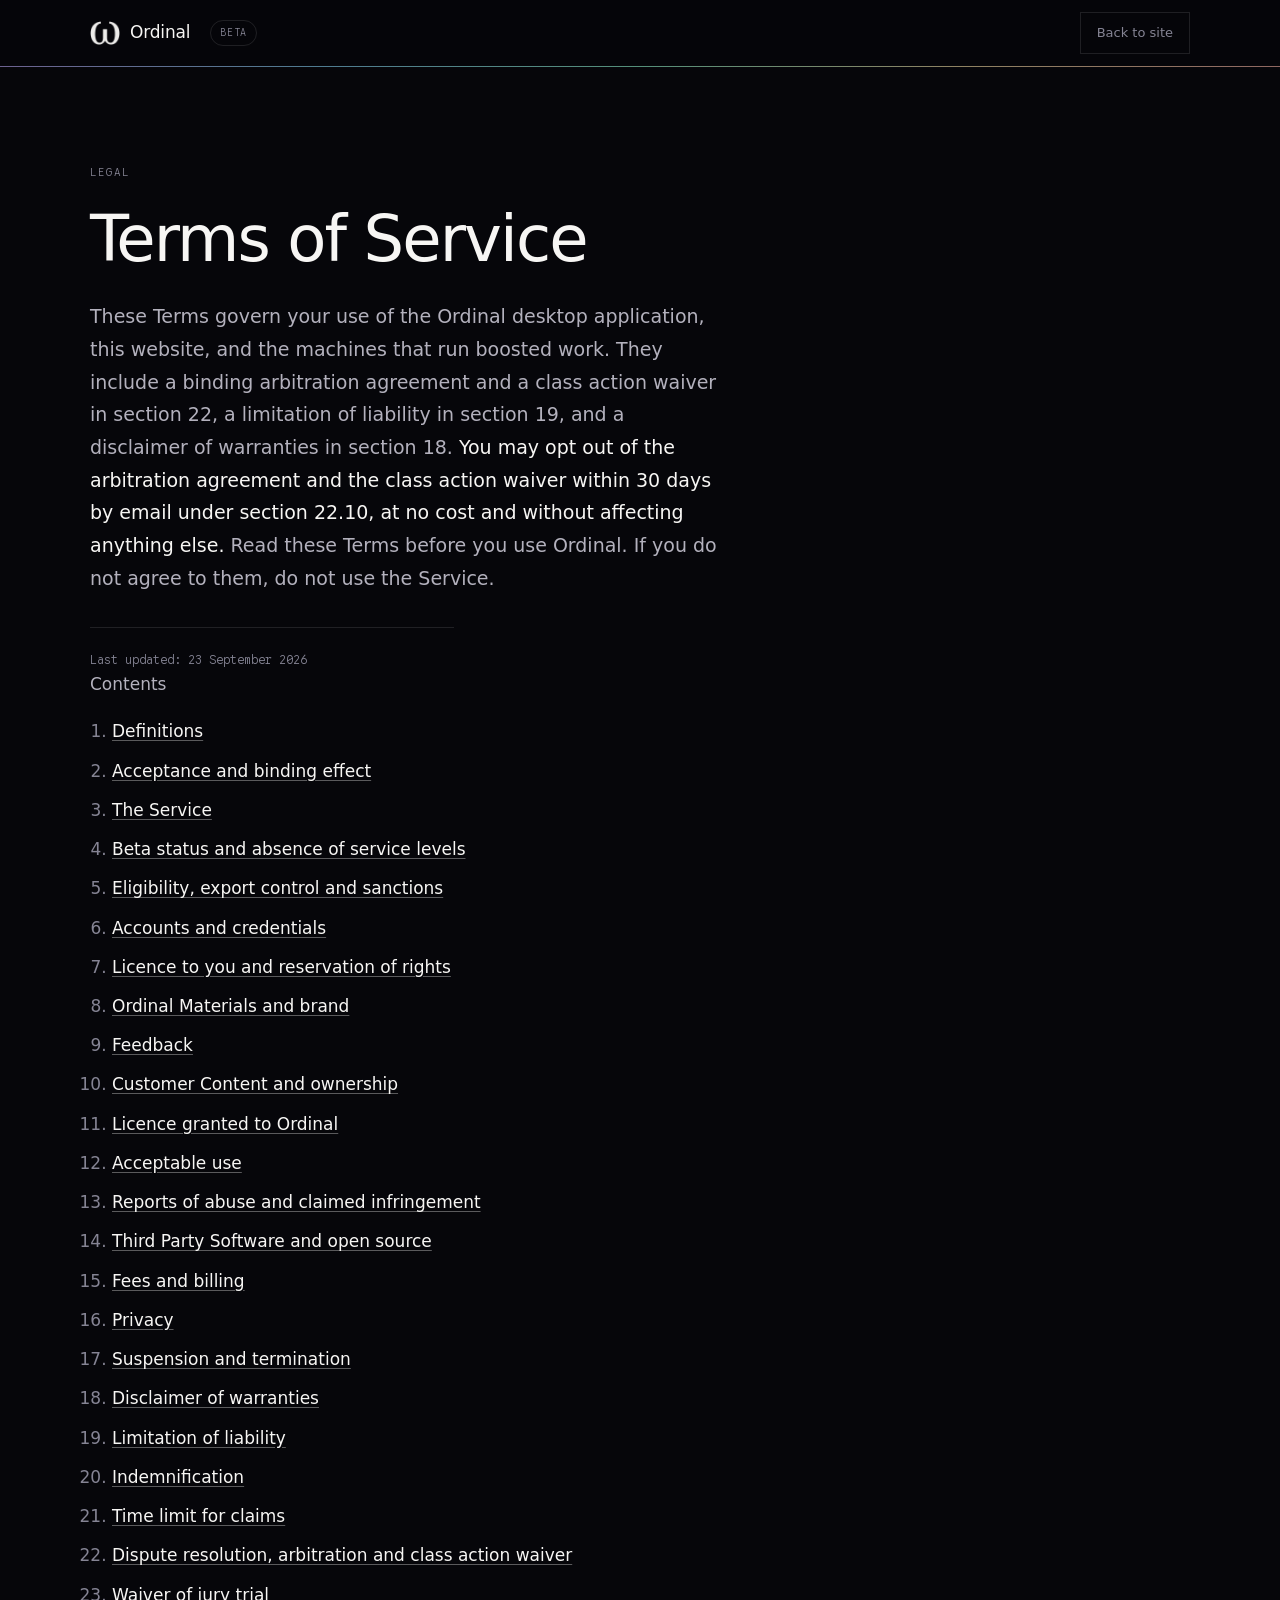
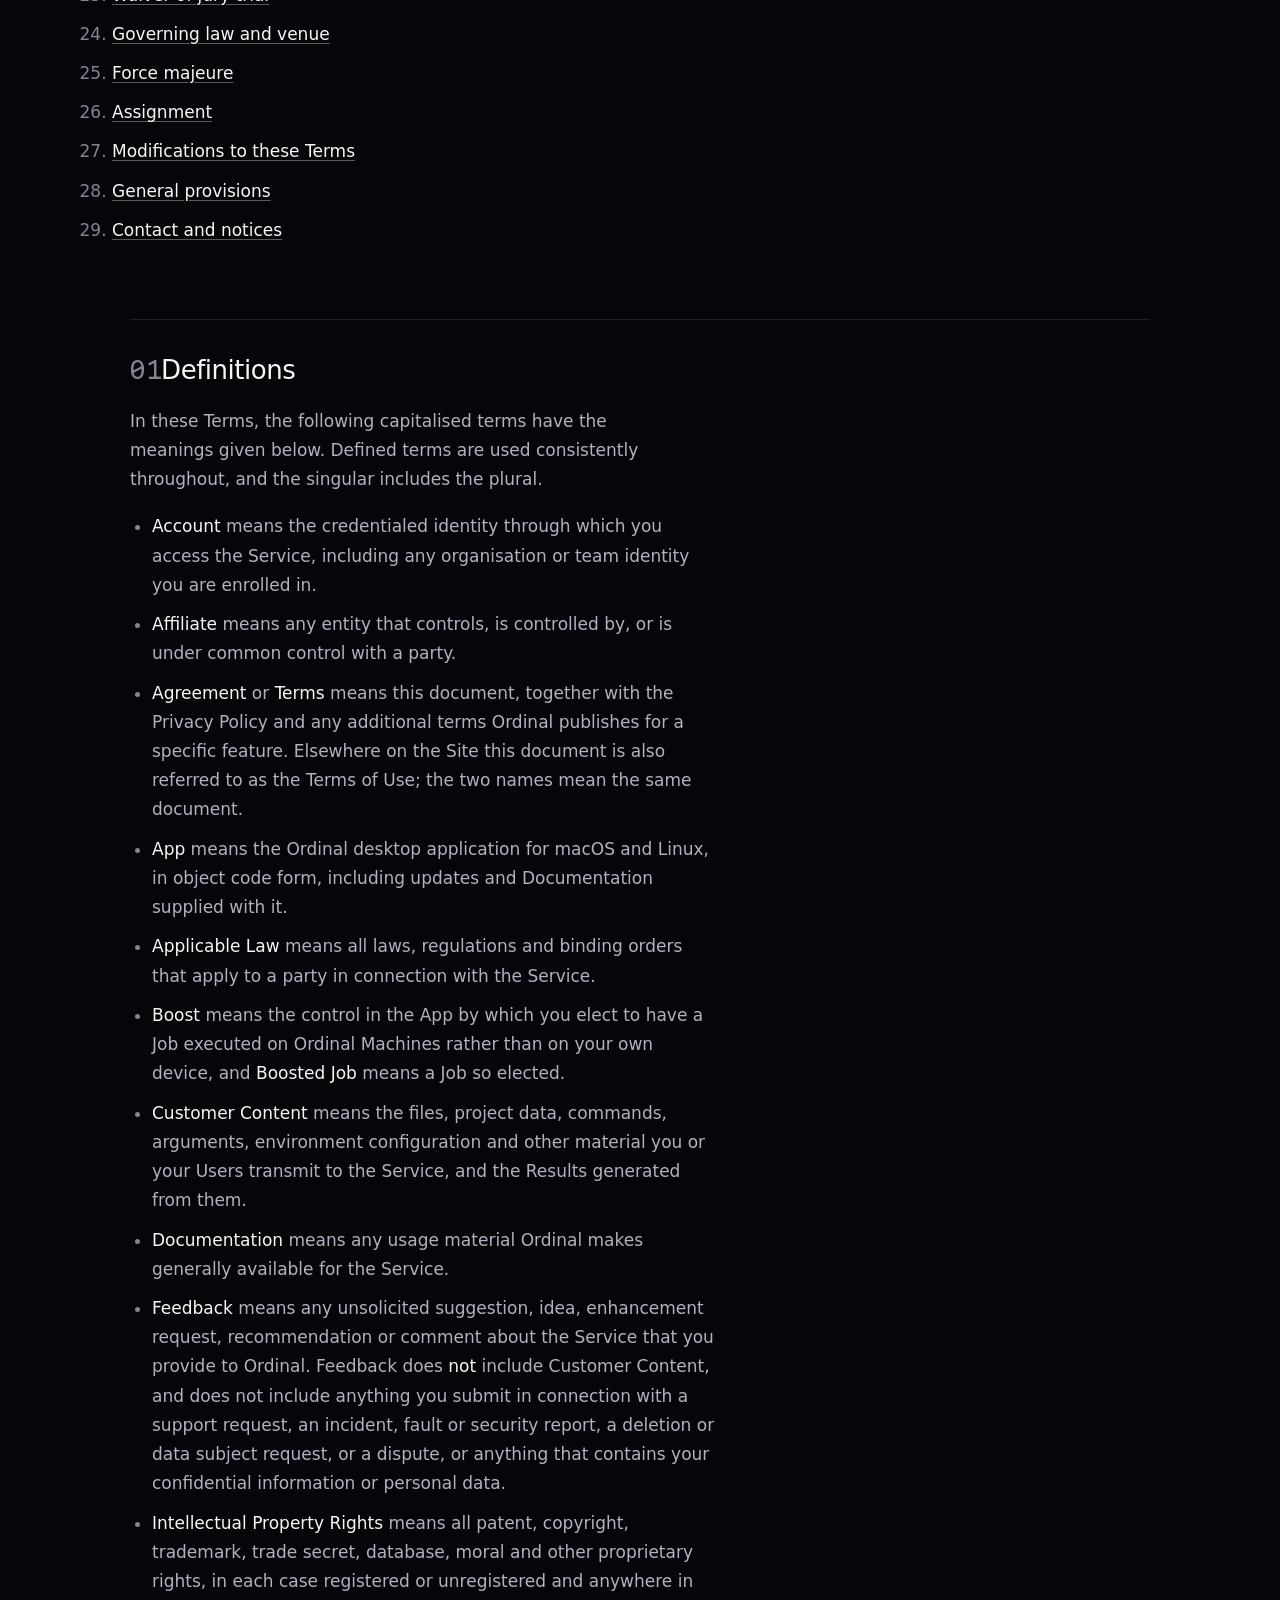
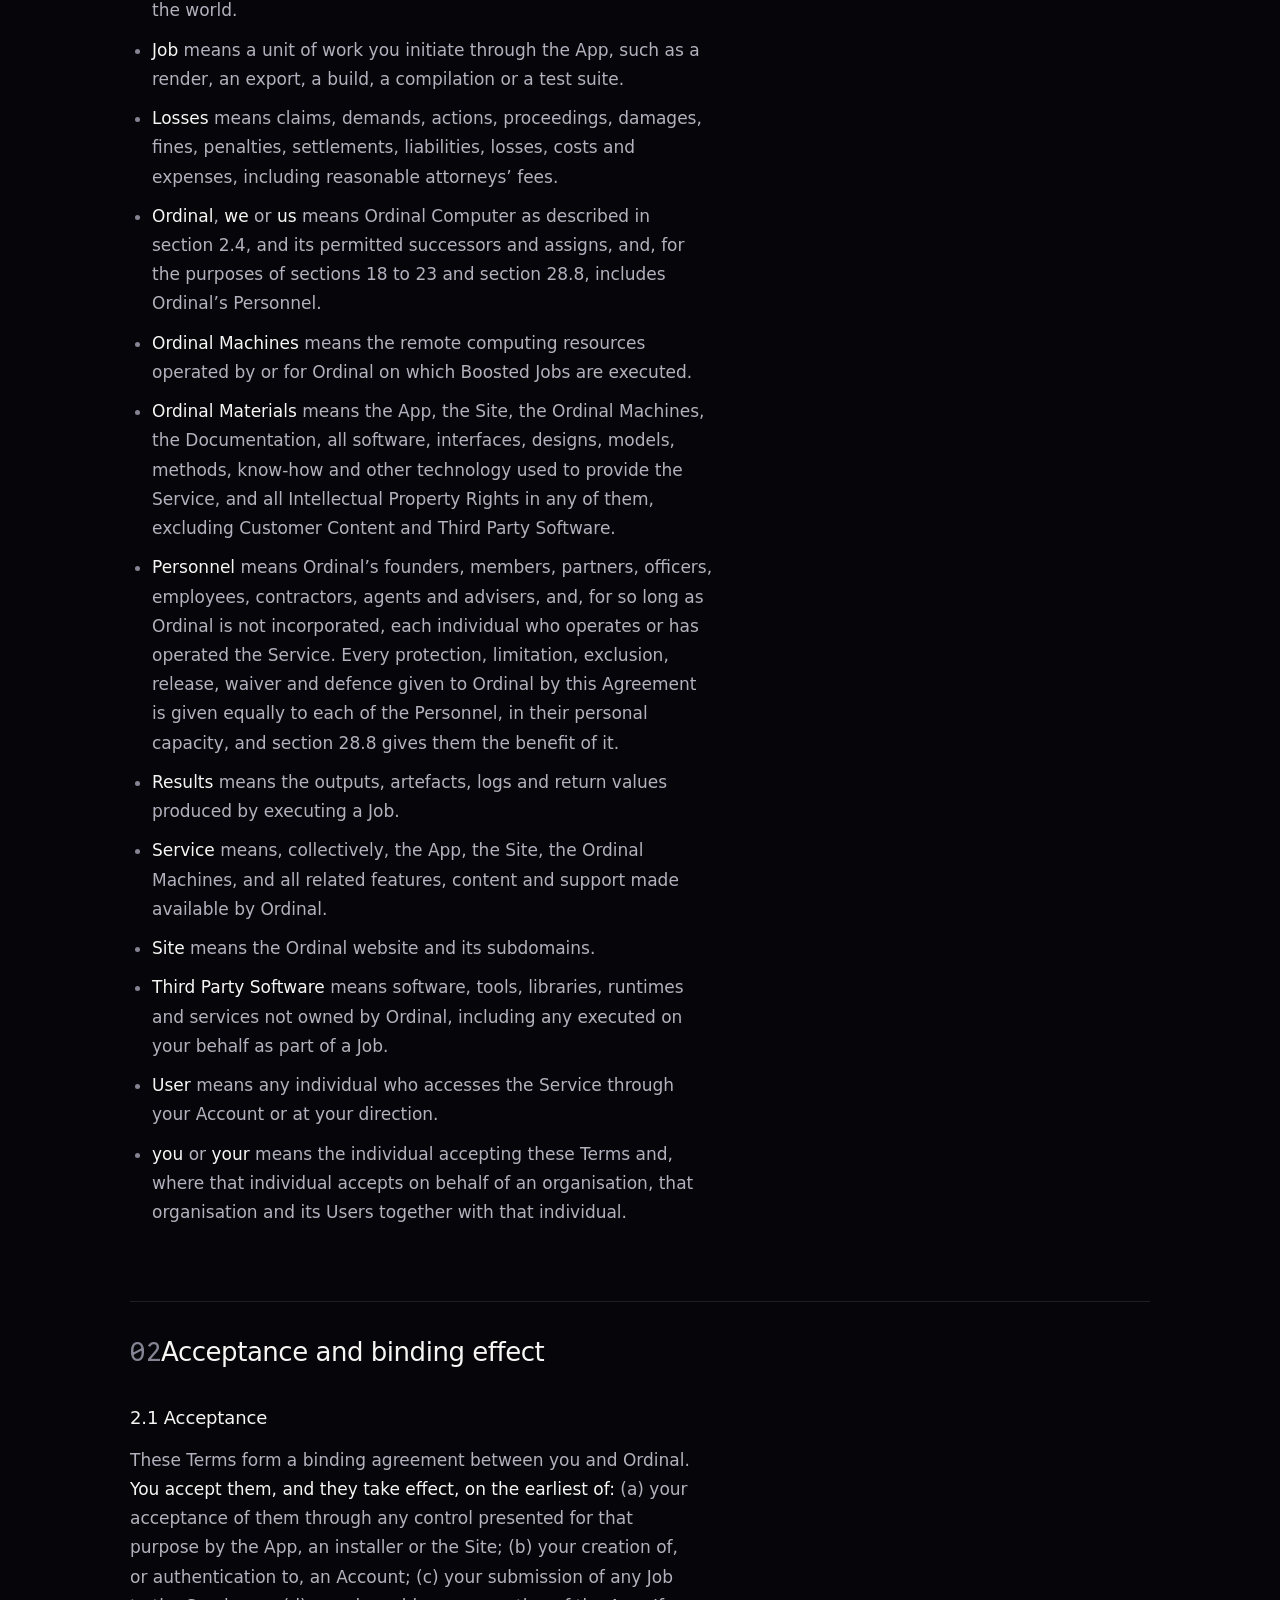
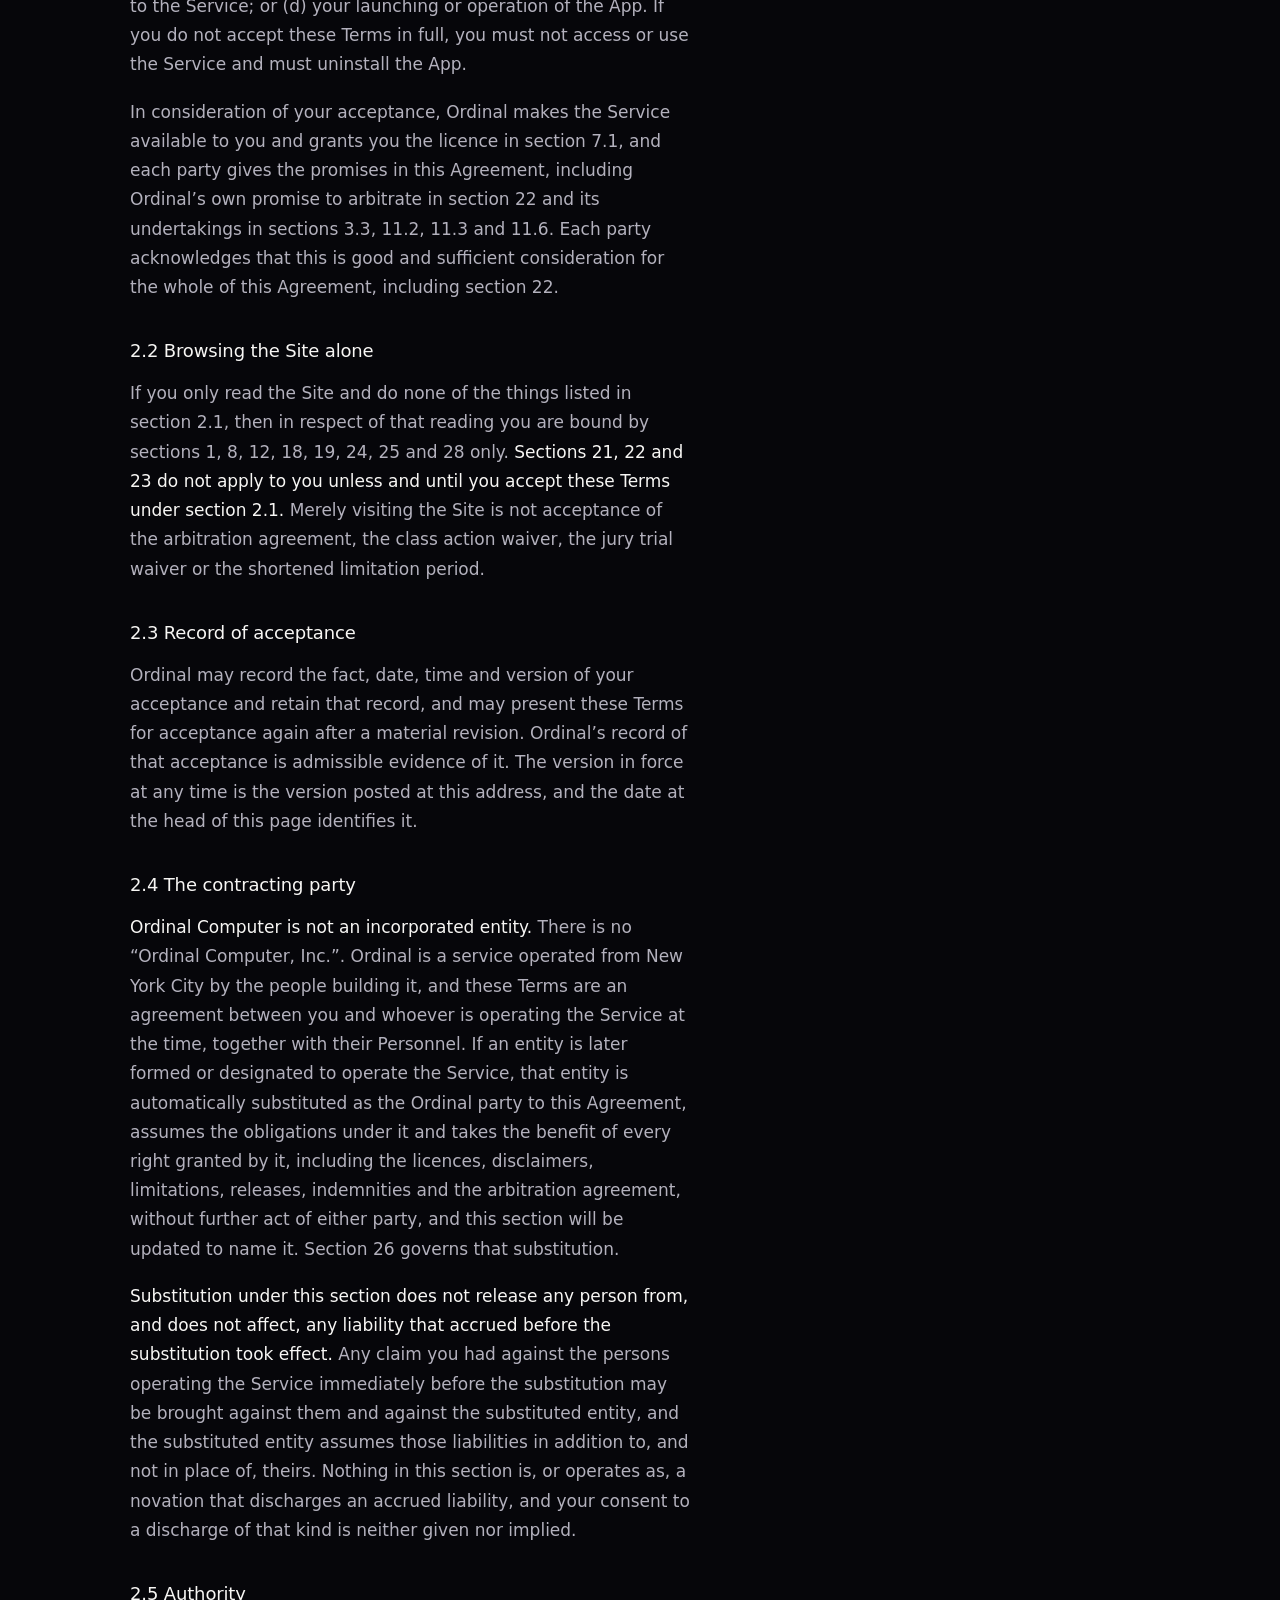
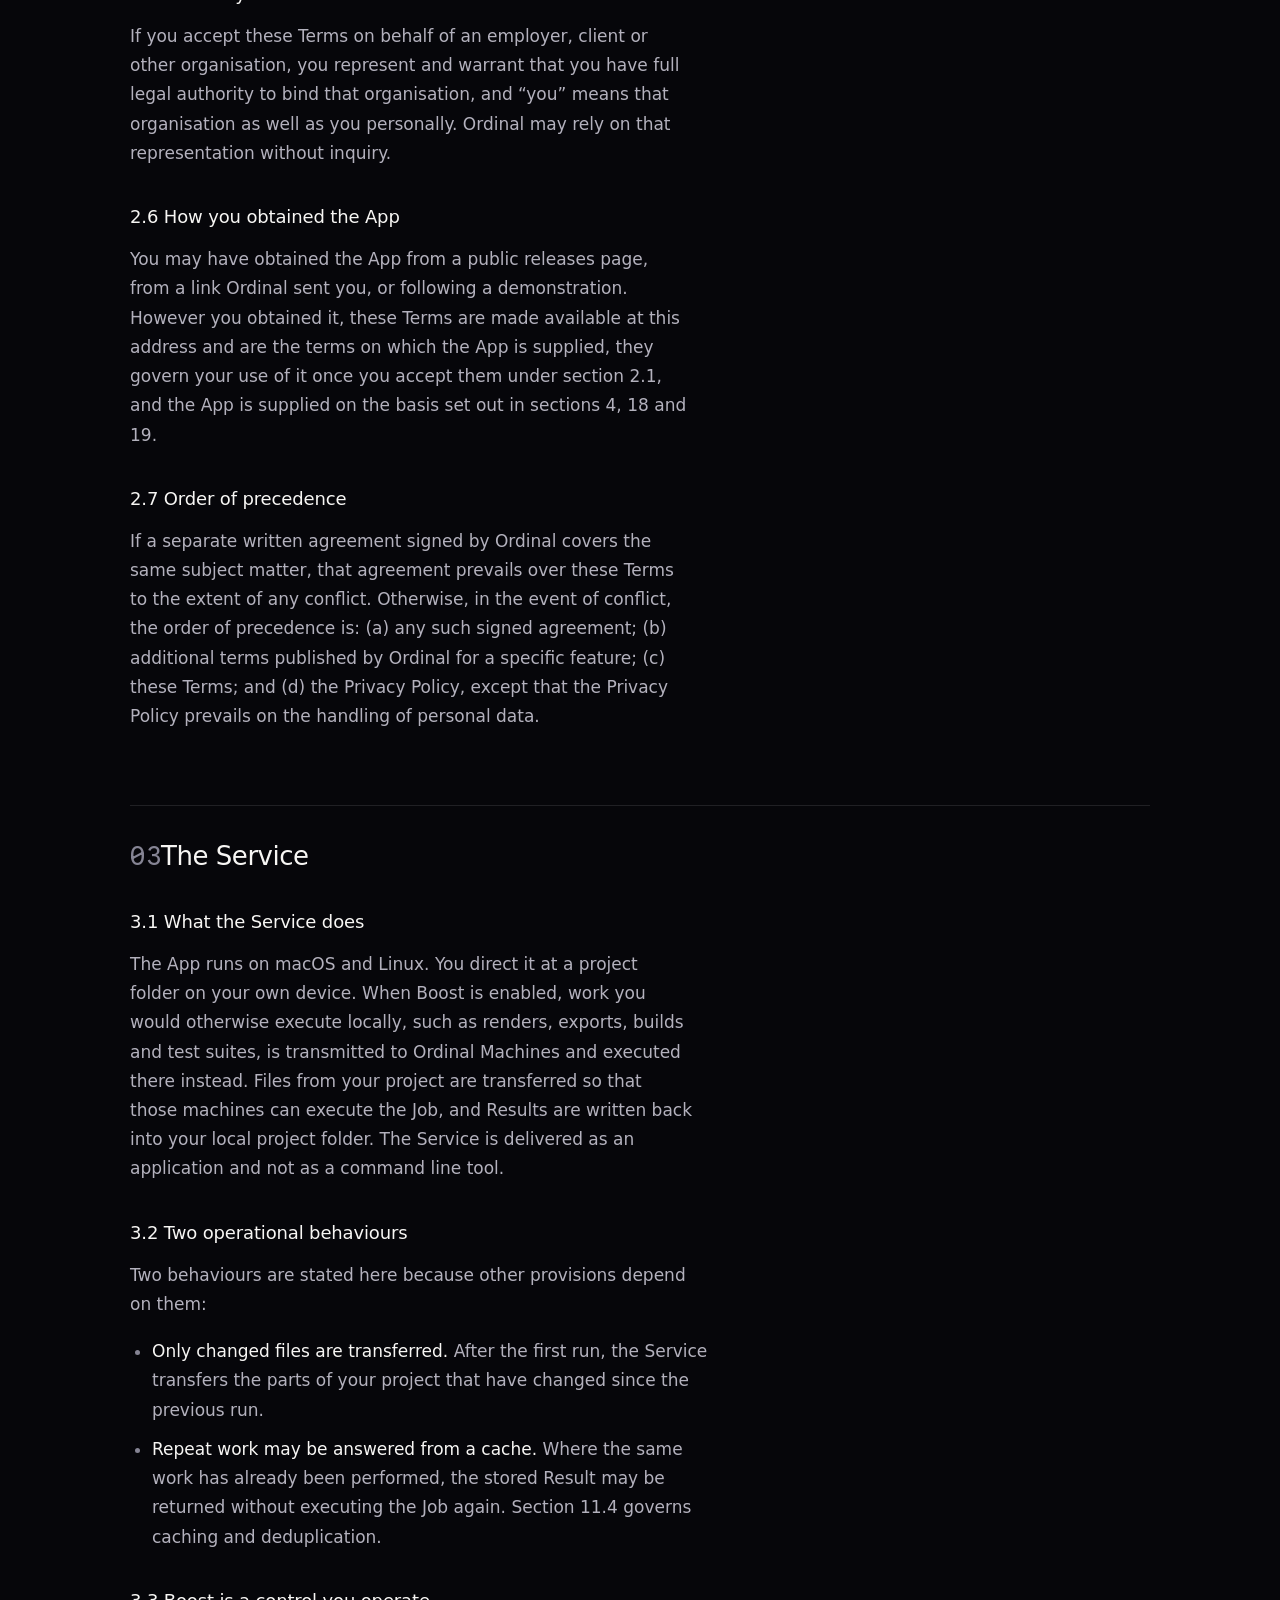
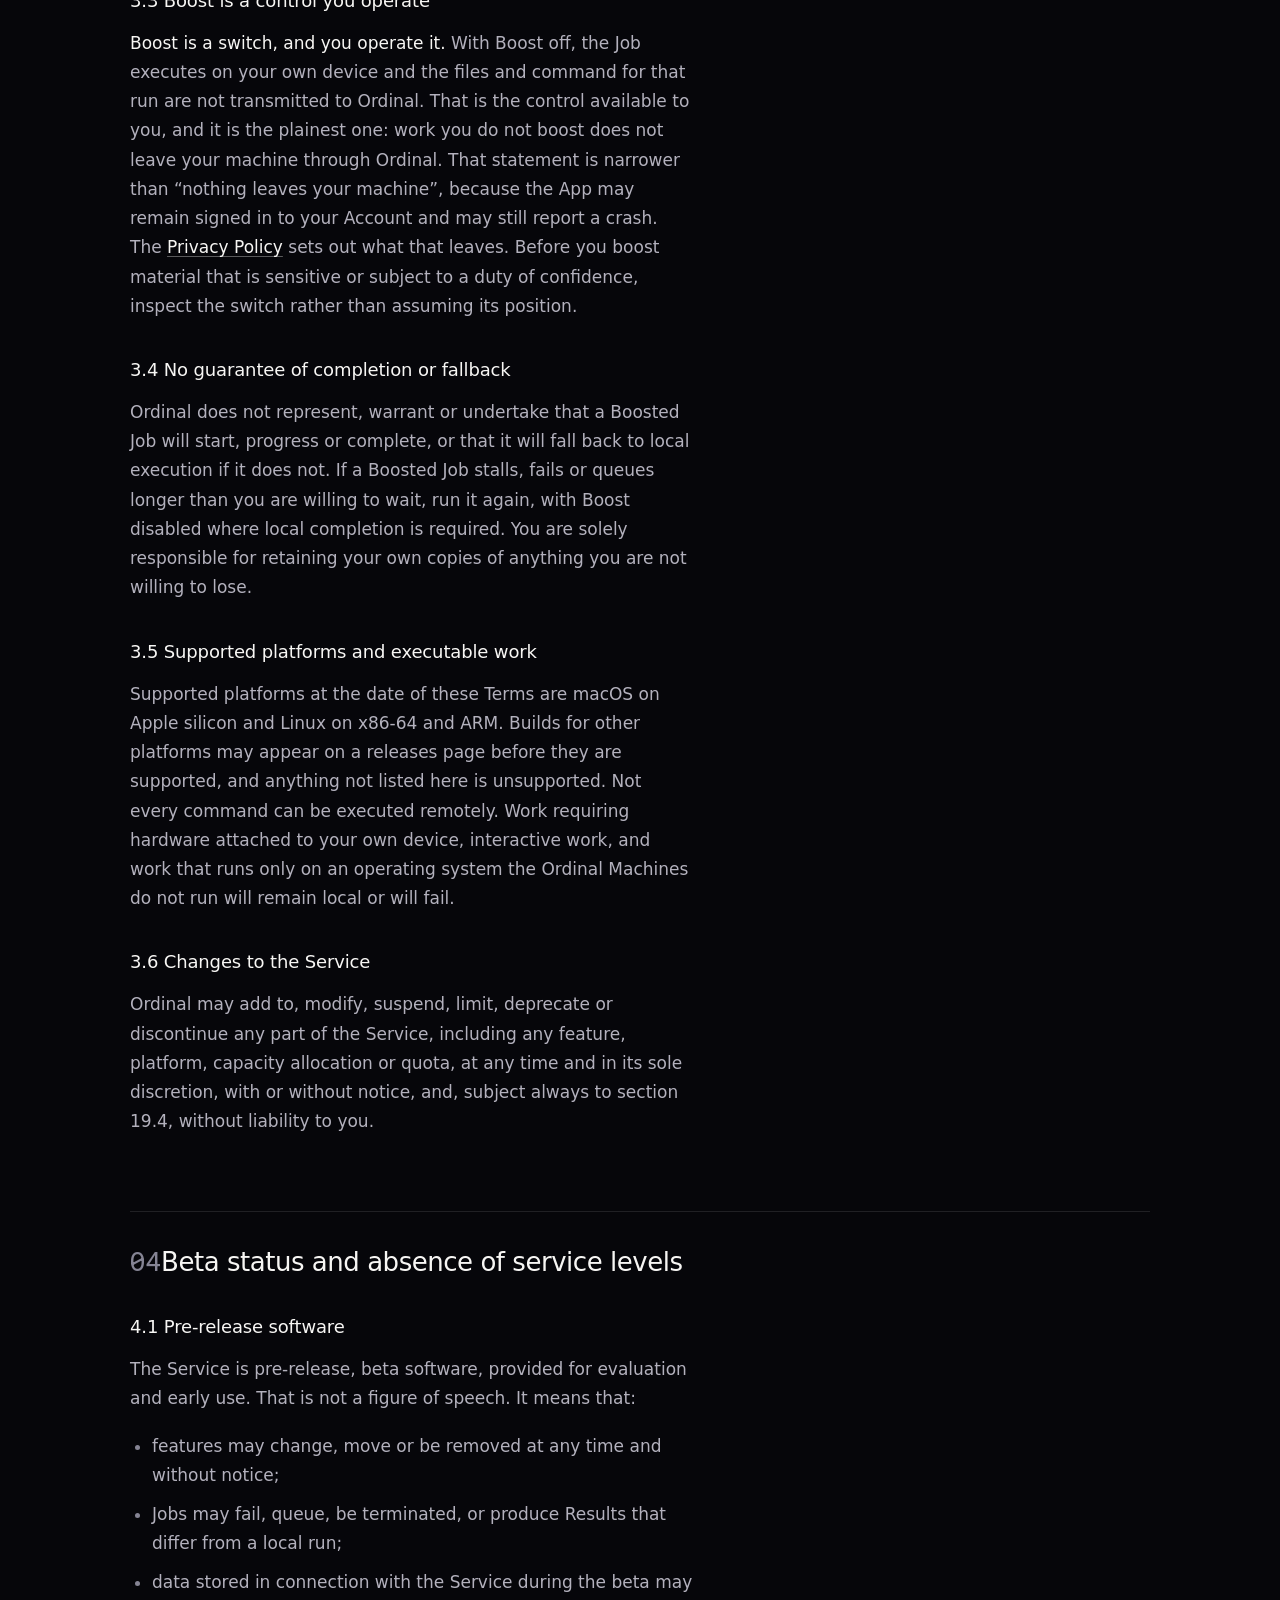
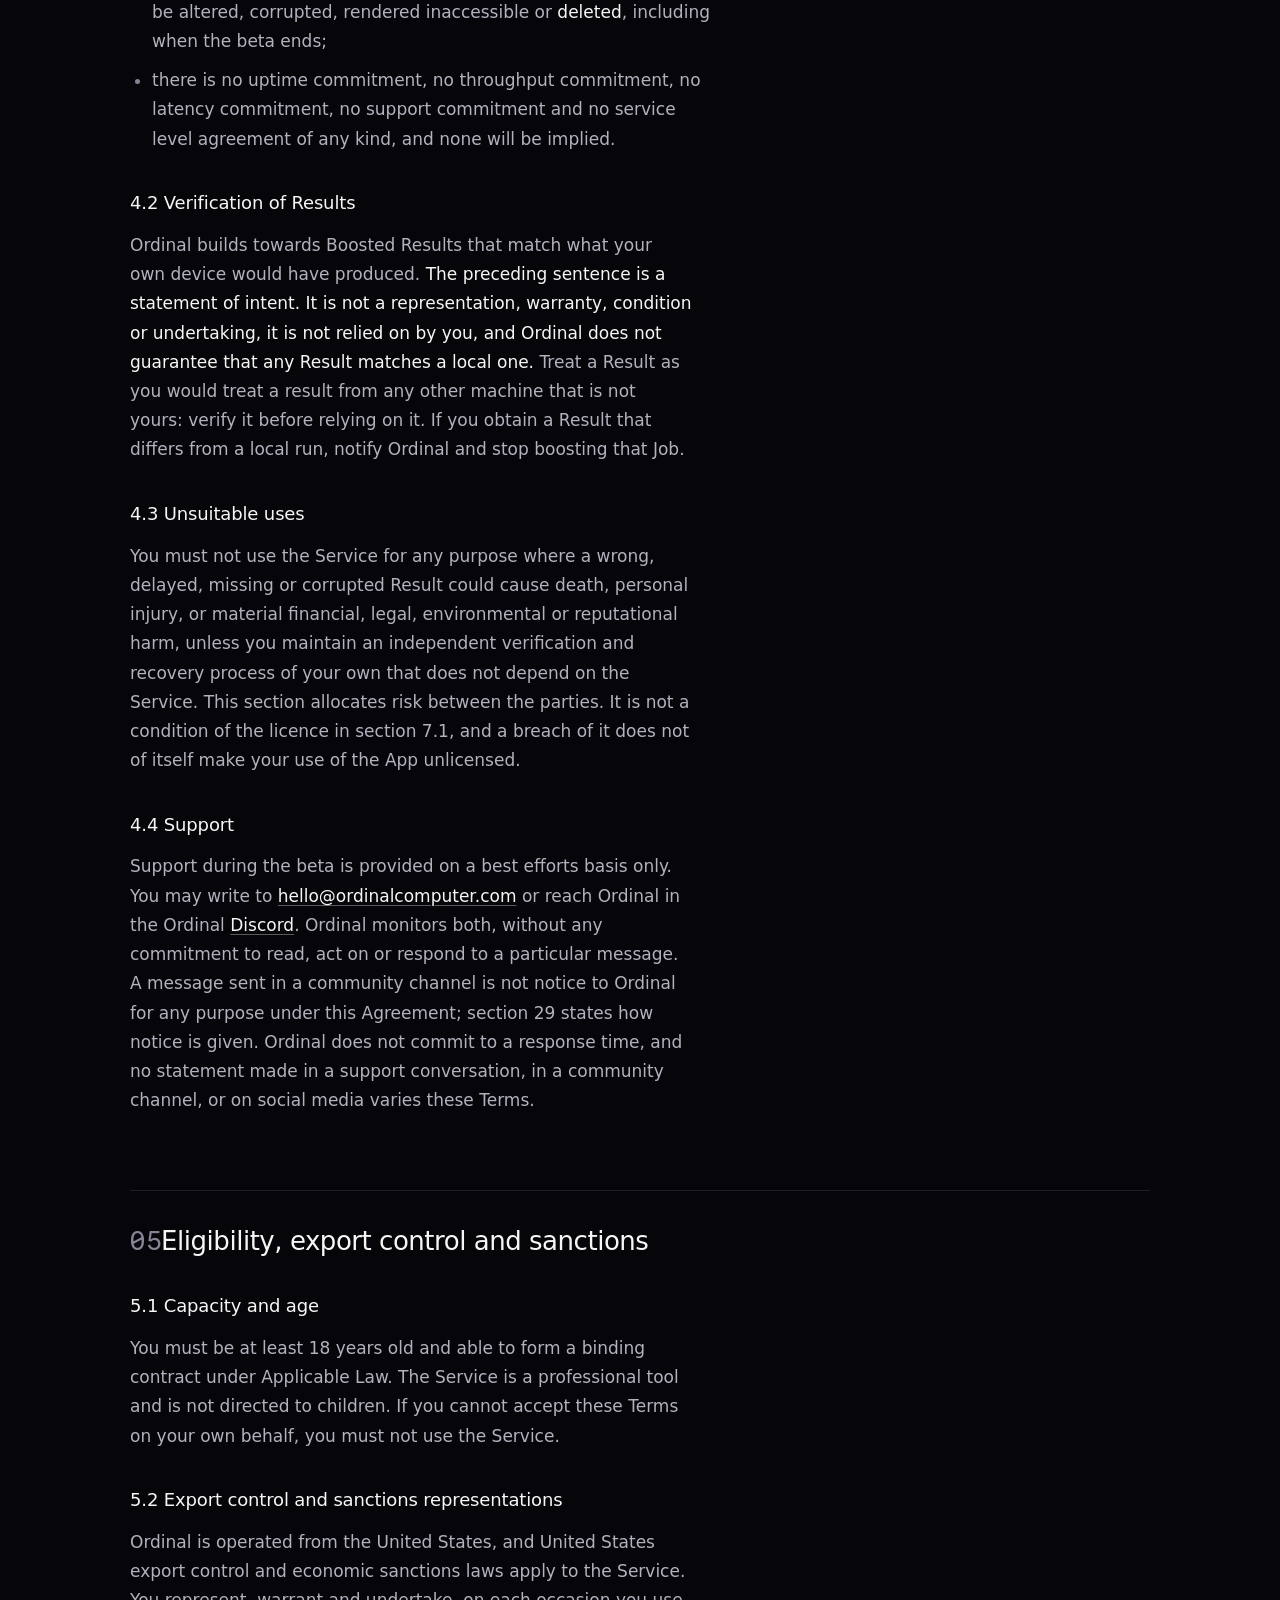
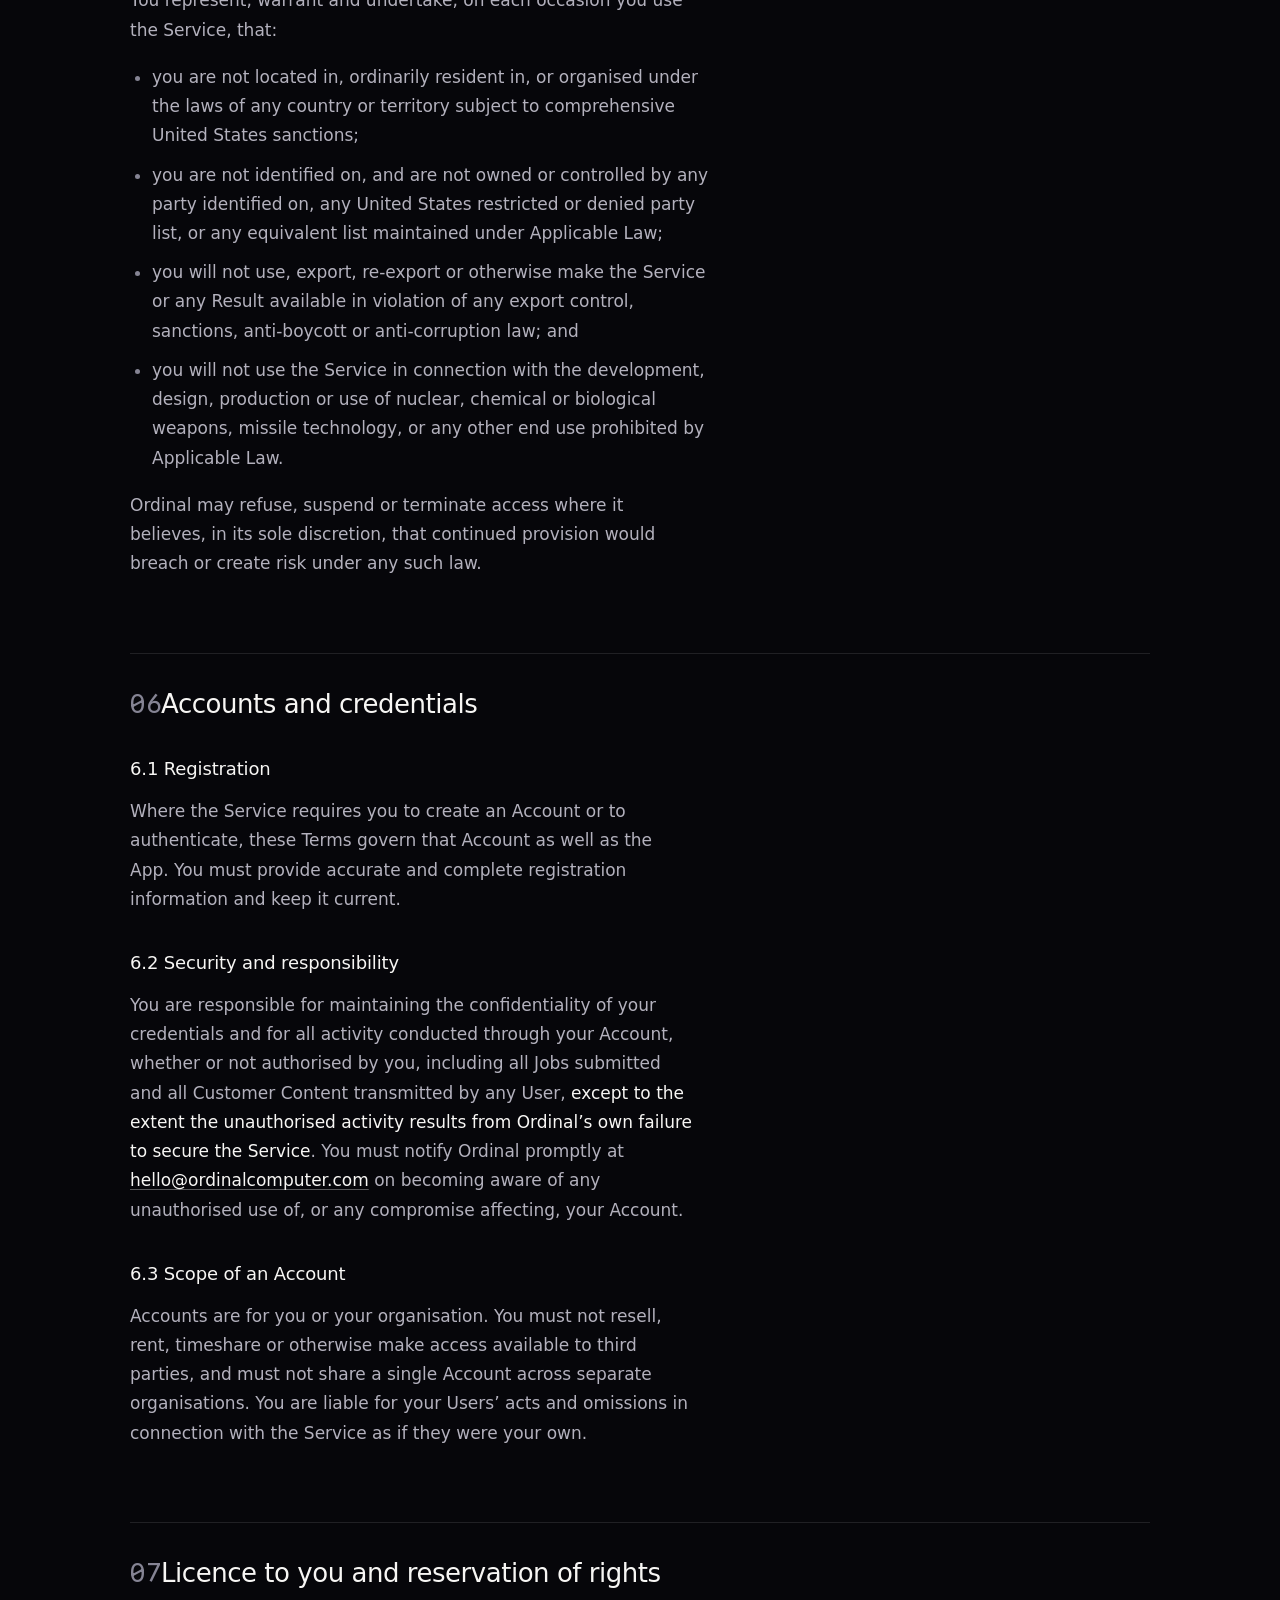
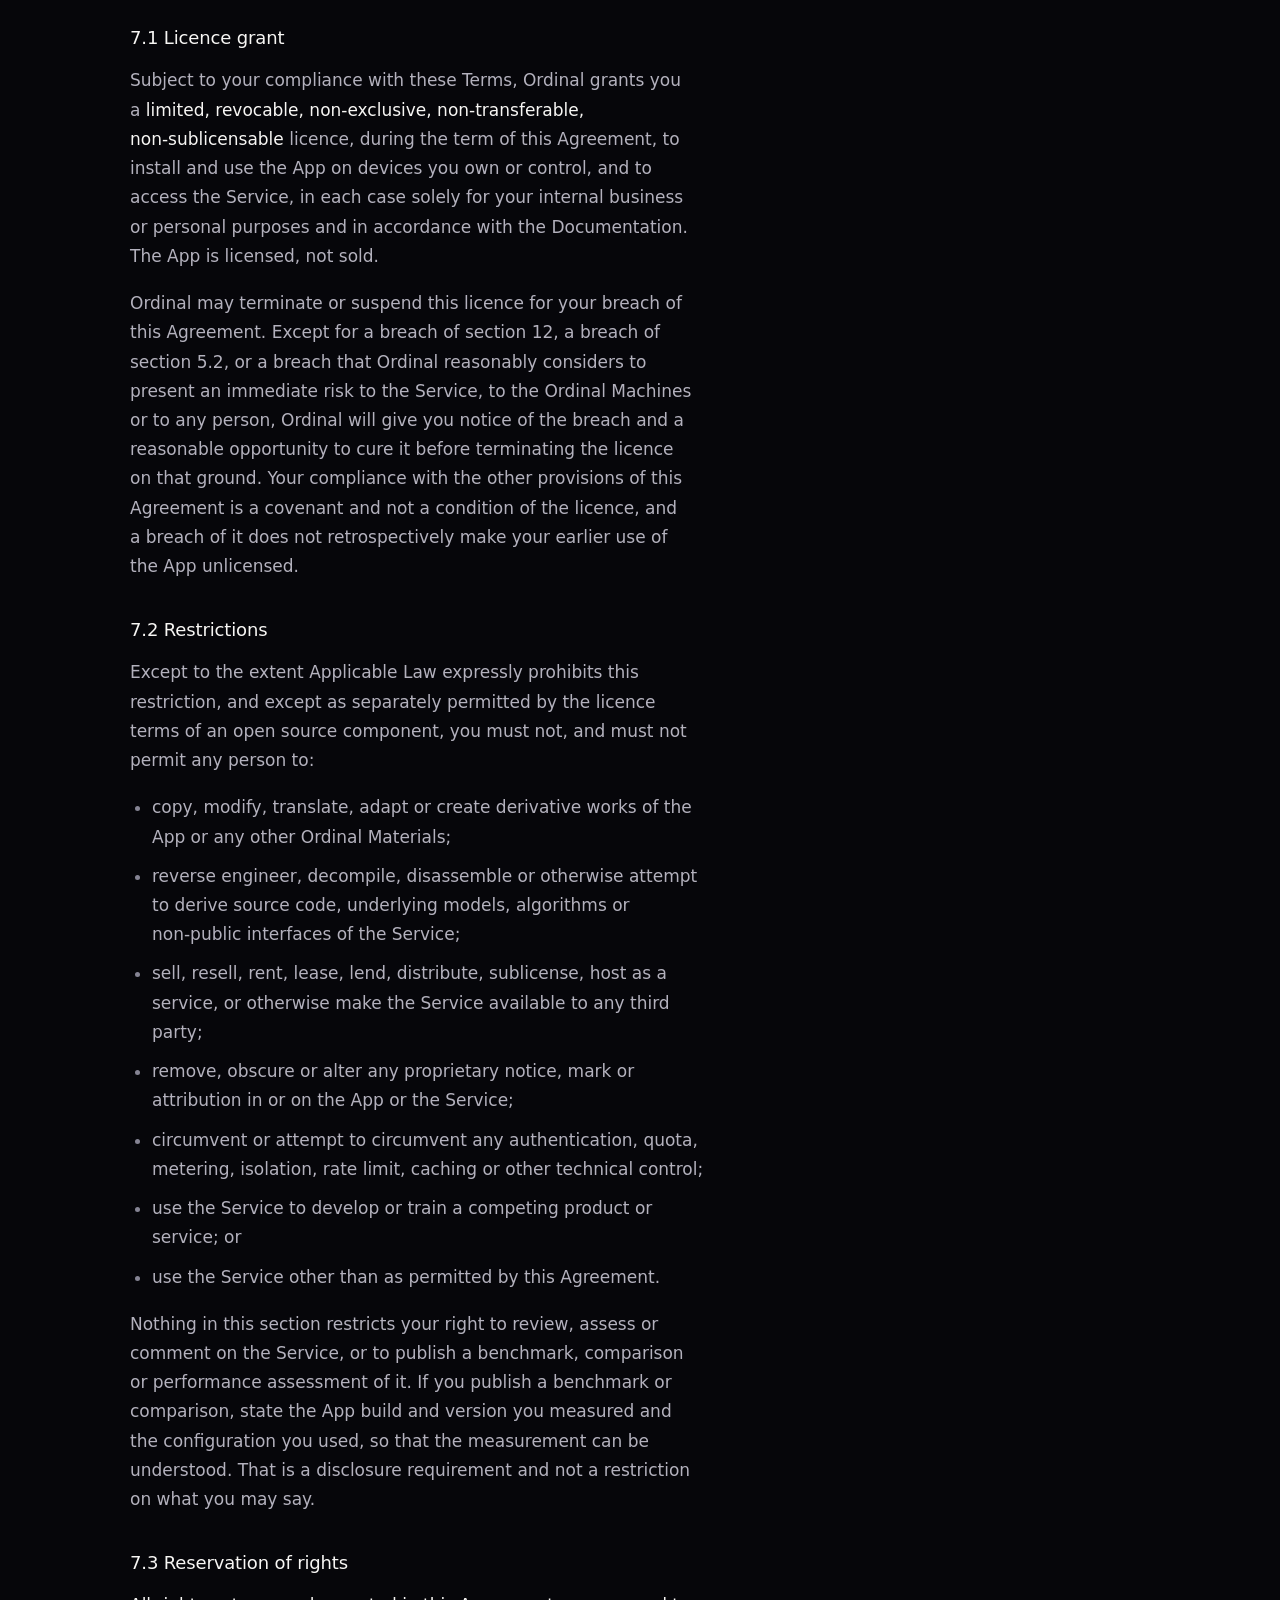
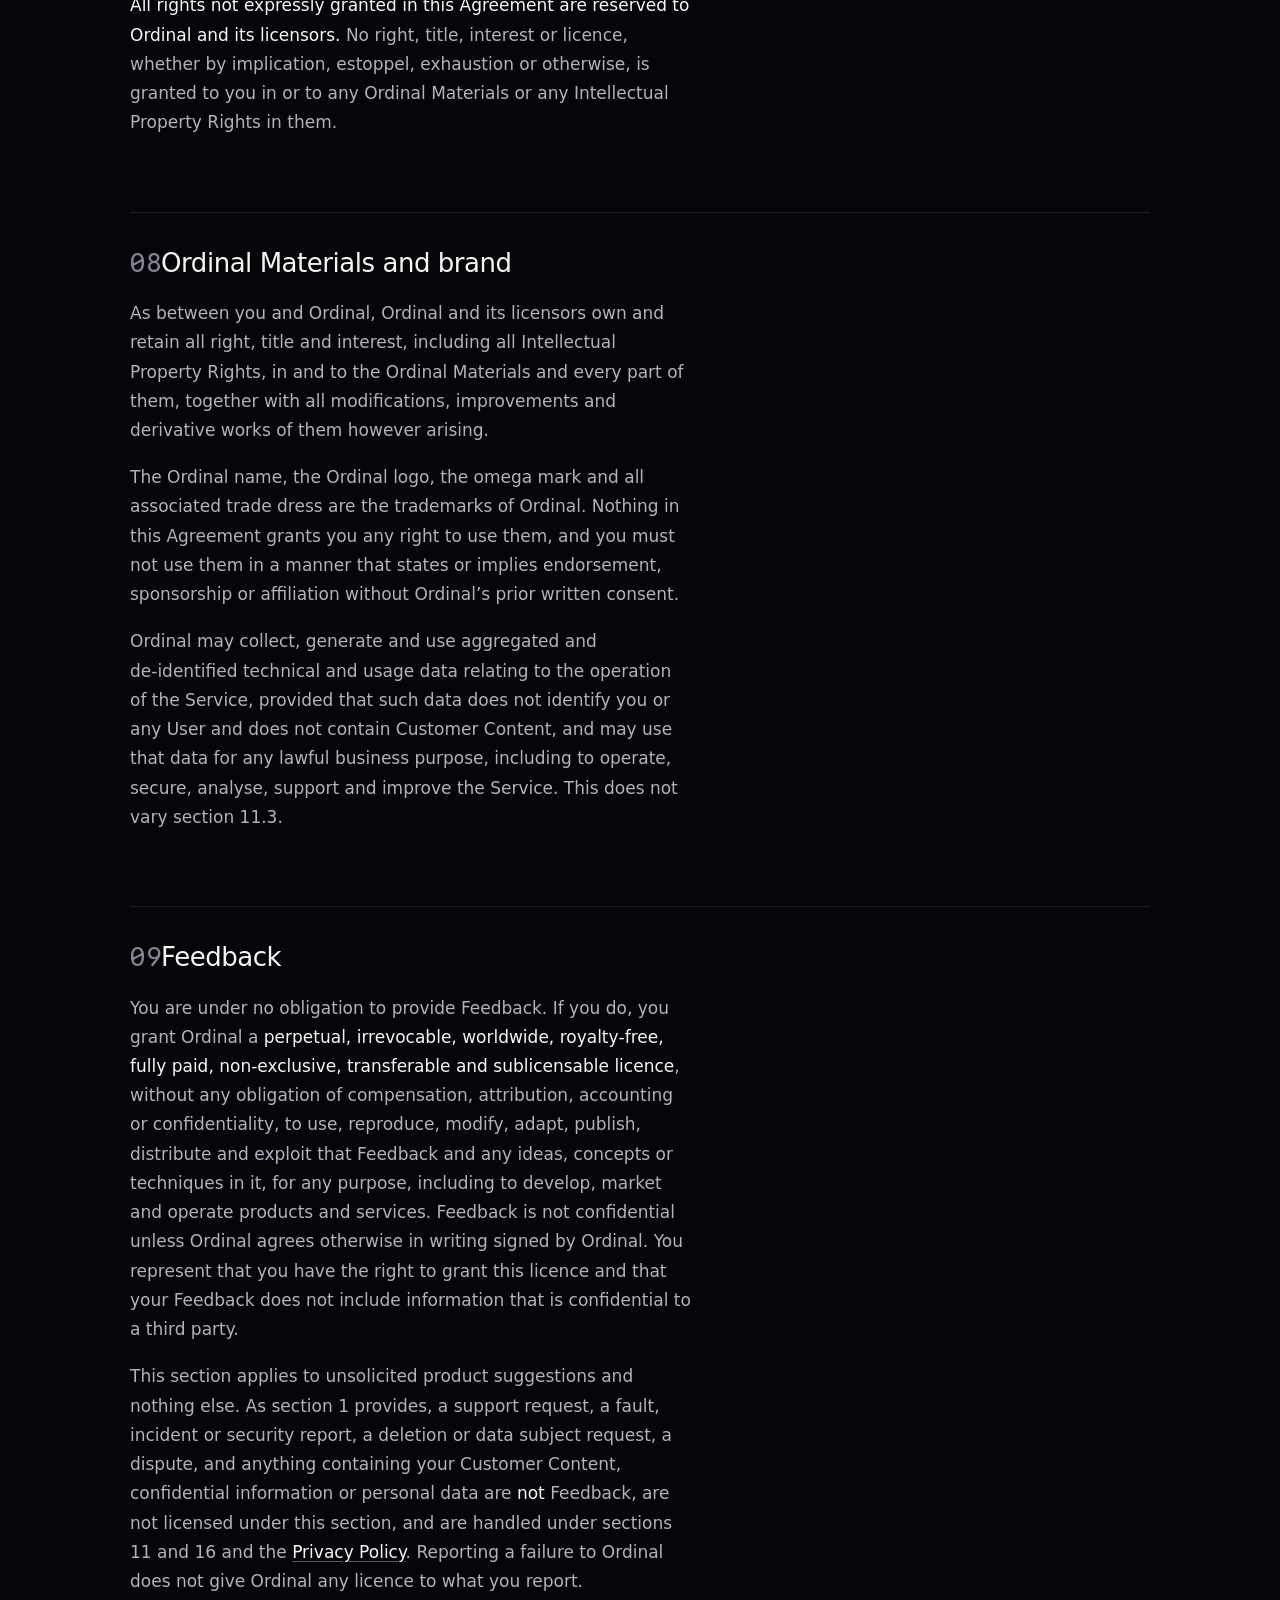
<file: terms/index.html>
<!DOCTYPE html>
<html lang="en">
<head>
<meta charset="utf-8">
<meta name="viewport" content="width=device-width, initial-scale=1">
<title>Terms of Service | Ordinal</title>
<meta name="description" content="The terms of service that govern your use of Ordinal.">
<meta name="theme-color" content="#06060a">
<link rel="icon" type="image/png" sizes="32x32" href="/brand/favicon-32.png">
<link rel="apple-touch-icon" sizes="180x180" href="/brand/favicon-180.png">
<link rel="preconnect" href="https://fonts.googleapis.com">
<link rel="preconnect" href="https://fonts.gstatic.com" crossorigin>
<link href="https://fonts.googleapis.com/css2?family=Google+Sans+Flex:opsz,wght@6..144,300..700&family=Google+Sans+Code:wght@400;500&display=swap" rel="stylesheet">
<link rel="stylesheet" href="../legal.css">
</head>
<body>

<header class="site-header">
  <div class="wrap header-in">
    <a class="brand" href="/">
      <img class="mark" src="/brand/omega-light.png" width="30" height="24" alt="" decoding="async">
      <span class="wordmark">Ordinal</span>
    </a>
    <span class="chip">Beta</span>
    <span class="spacer"></span>
    <a class="back" href="/">Back to site</a>
  </div>
</header>

<main>
  <div class="wrap title">
    <p class="eyebrow">Legal</p>
    <h1>Terms of Service</h1>
    <p class="standfirst">
      These Terms govern your use of the Ordinal desktop application, this website, and the
      machines that run boosted work. They include a binding arbitration agreement and a class
      action waiver in section 22, a limitation of liability in section 19, and a disclaimer of
      warranties in section 18. <strong>You may opt out of the arbitration agreement and the class
      action waiver within 30 days by email under section 22.10, at no cost and without affecting
      anything else.</strong> Read these Terms before you use Ordinal. If you do not agree to them,
      do not use the Service.
    </p>
    <p class="updated">
      Last updated: 23 September 2026
    </p>
  </div>

  <div class="wrap doc">

    <nav class="toc" aria-label="Sections">
      <p>Contents</p>
      <ol>
        <li><a href="#definitions">Definitions</a></li>
        <li><a href="#acceptance">Acceptance and binding effect</a></li>
        <li><a href="#service">The Service</a></li>
        <li><a href="#beta">Beta status and absence of service levels</a></li>
        <li><a href="#eligibility">Eligibility, export control and sanctions</a></li>
        <li><a href="#accounts">Accounts and credentials</a></li>
        <li><a href="#licence">Licence to you and reservation of rights</a></li>
        <li><a href="#our-ip">Ordinal Materials and brand</a></li>
        <li><a href="#feedback">Feedback</a></li>
        <li><a href="#your-content">Customer Content and ownership</a></li>
        <li><a href="#service-licence">Licence granted to Ordinal</a></li>
        <li><a href="#acceptable-use">Acceptable use</a></li>
        <li><a href="#reports">Reports of abuse and claimed infringement</a></li>
        <li><a href="#third-party">Third Party Software and open source</a></li>
        <li><a href="#fees">Fees and billing</a></li>
        <li><a href="#privacy">Privacy</a></li>
        <li><a href="#termination">Suspension and termination</a></li>
        <li><a href="#warranty">Disclaimer of warranties</a></li>
        <li><a href="#liability">Limitation of liability</a></li>
        <li><a href="#indemnity">Indemnification</a></li>
        <li><a href="#limitation-period">Time limit for claims</a></li>
        <li><a href="#arbitration">Dispute resolution, arbitration and class action waiver</a></li>
        <li><a href="#jury">Waiver of jury trial</a></li>
        <li><a href="#law">Governing law and venue</a></li>
        <li><a href="#force-majeure">Force majeure</a></li>
        <li><a href="#assignment">Assignment</a></li>
        <li><a href="#changes">Modifications to these Terms</a></li>
        <li><a href="#general">General provisions</a></li>
        <li><a href="#contact">Contact and notices</a></li>
      </ol>
    </nav>

    <div class="prose">

      <section id="definitions">
        <h2><span class="num">01</span>Definitions</h2>
        <p>
          In these Terms, the following capitalised terms have the meanings given below. Defined
          terms are used consistently throughout, and the singular includes the plural.
        </p>
        <ul>
          <li>
            <strong>Account</strong> means the credentialed identity through which you access the
            Service, including any organisation or team identity you are enrolled in.
          </li>
          <li>
            <strong>Affiliate</strong> means any entity that controls, is controlled by, or is under
            common control with a party.
          </li>
          <li>
            <strong>Agreement</strong> or <strong>Terms</strong> means this document, together with
            the Privacy Policy and any additional terms Ordinal publishes for a specific feature.
            Elsewhere on the Site this document is also referred to as the Terms of Use; the two
            names mean the same document.
          </li>
          <li>
            <strong>App</strong> means the Ordinal desktop application for macOS and Linux, in
            object code form, including updates and Documentation supplied with it.
          </li>
          <li>
            <strong>Applicable Law</strong> means all laws, regulations and binding orders that
            apply to a party in connection with the Service.
          </li>
          <li>
            <strong>Boost</strong> means the control in the App by which you elect to have a Job
            executed on Ordinal Machines rather than on your own device, and
            <strong>Boosted Job</strong> means a Job so elected.
          </li>
          <li>
            <strong>Customer Content</strong> means the files, project data, commands, arguments,
            environment configuration and other material you or your Users transmit to the Service,
            and the Results generated from them.
          </li>
          <li>
            <strong>Documentation</strong> means any usage material Ordinal makes generally
            available for the Service.
          </li>
          <li>
            <strong>Feedback</strong> means any unsolicited suggestion, idea, enhancement request,
            recommendation or comment about the Service that you provide to Ordinal. Feedback does
            <strong>not</strong> include Customer Content, and does not include anything you submit
            in connection with a support request, an incident, fault or security report, a deletion
            or data subject request, or a dispute, or anything that contains your confidential
            information or personal data.
          </li>
          <li>
            <strong>Intellectual Property Rights</strong> means all patent, copyright, trademark,
            trade secret, database, moral and other proprietary rights, in each case registered or
            unregistered and anywhere in the world.
          </li>
          <li>
            <strong>Job</strong> means a unit of work you initiate through the App, such as a
            render, an export, a build, a compilation or a test suite.
          </li>
          <li>
            <strong>Losses</strong> means claims, demands, actions, proceedings, damages, fines,
            penalties, settlements, liabilities, losses, costs and expenses, including reasonable
            attorneys&rsquo; fees.
          </li>
          <li>
            <strong>Ordinal</strong>, <strong>we</strong> or <strong>us</strong> means Ordinal
            Computer as described in section 2.4, and its permitted successors and assigns, and,
            for the purposes of sections 18 to 23 and section 28.8, includes Ordinal&rsquo;s
            Personnel.
          </li>
          <li>
            <strong>Ordinal Machines</strong> means the remote computing resources operated by or
            for Ordinal on which Boosted Jobs are executed.
          </li>
          <li>
            <strong>Ordinal Materials</strong> means the App, the Site, the Ordinal Machines, the
            Documentation, all software, interfaces, designs, models, methods, know&#8209;how and
            other technology used to provide the Service, and all Intellectual Property Rights in
            any of them, excluding Customer Content and Third Party Software.
          </li>
          <li>
            <strong>Personnel</strong> means Ordinal&rsquo;s founders, members, partners, officers,
            employees, contractors, agents and advisers, and, for so long as Ordinal is not
            incorporated, each individual who operates or has operated the Service. Every
            protection, limitation, exclusion, release, waiver and defence given to Ordinal by this
            Agreement is given equally to each of the Personnel, in their personal capacity, and
            section 28.8 gives them the benefit of it.
          </li>
          <li>
            <strong>Results</strong> means the outputs, artefacts, logs and return values produced
            by executing a Job.
          </li>
          <li>
            <strong>Service</strong> means, collectively, the App, the Site, the Ordinal Machines,
            and all related features, content and support made available by Ordinal.
          </li>
          <li>
            <strong>Site</strong> means the Ordinal website and its subdomains.
          </li>
          <li>
            <strong>Third Party Software</strong> means software, tools, libraries, runtimes and
            services not owned by Ordinal, including any executed on your behalf as part of a Job.
          </li>
          <li>
            <strong>User</strong> means any individual who accesses the Service through your
            Account or at your direction.
          </li>
          <li>
            <strong>you</strong> or <strong>your</strong> means the individual accepting these Terms
            and, where that individual accepts on behalf of an organisation, that organisation and
            its Users together with that individual.
          </li>
        </ul>
      </section>

      <section id="acceptance">
        <h2><span class="num">02</span>Acceptance and binding effect</h2>

        <h3>2.1 Acceptance</h3>
        <p>
          These Terms form a binding agreement between you and Ordinal. <strong>You accept them,
          and they take effect, on the earliest of:</strong> (a) your acceptance of them through any
          control presented for that purpose by the App, an installer or the Site; (b) your creation
          of, or authentication to, an Account; (c) your submission of any Job to the Service; or
          (d) your launching or operation of the App. If you do not accept these Terms in full, you
          must not access or use the Service and must uninstall the App.
        </p>
        <p>
          In consideration of your acceptance, Ordinal makes the Service available to you and grants
          you the licence in section 7.1, and each party gives the promises in this Agreement,
          including Ordinal&rsquo;s own promise to arbitrate in section 22 and its undertakings in
          sections 3.3, 11.2, 11.3 and 11.6. Each party acknowledges that this is good and sufficient
          consideration for the whole of this Agreement, including section 22.
        </p>

        <h3>2.2 Browsing the Site alone</h3>
        <p>
          If you only read the Site and do none of the things listed in section 2.1, then in respect
          of that reading you are bound by sections 1, 8, 12, 18, 19, 24, 25 and 28 only.
          <strong>Sections 21, 22 and 23 do not apply to you unless and until you accept these Terms
          under section 2.1.</strong> Merely visiting the Site is not acceptance of the arbitration
          agreement, the class action waiver, the jury trial waiver or the shortened limitation
          period.
        </p>

        <h3>2.3 Record of acceptance</h3>
        <p>
          Ordinal may record the fact, date, time and version of your acceptance and retain that
          record, and may present these Terms for acceptance again after a material revision.
          Ordinal&rsquo;s record of that acceptance is admissible evidence of it. The version in
          force at any time is the version posted at this address, and the date at the head of this
          page identifies it.
        </p>

        <h3>2.4 The contracting party</h3>
        <p>
          <strong>Ordinal Computer is not an incorporated entity.</strong> There is no
          &ldquo;Ordinal Computer, Inc.&rdquo;. Ordinal is a service operated from New York City by
          the people building it, and these Terms are an agreement between you and whoever is
          operating the Service at the time, together with their Personnel. If an entity is later
          formed or designated to operate the Service, that entity is automatically substituted as
          the Ordinal party to this Agreement, assumes the obligations under it and takes the
          benefit of every right granted by it, including the licences, disclaimers, limitations,
          releases, indemnities and the arbitration agreement, without further act of either party,
          and this section will be updated to name it. Section 26 governs that substitution.
        </p>
        <p>
          <strong>Substitution under this section does not release any person from, and does not
          affect, any liability that accrued before the substitution took effect.</strong> Any claim
          you had against the persons operating the Service immediately before the substitution may
          be brought against them and against the substituted entity, and the substituted entity
          assumes those liabilities in addition to, and not in place of, theirs. Nothing in this
          section is, or operates as, a novation that discharges an accrued liability, and your
          consent to a discharge of that kind is neither given nor implied.
        </p>

        <h3>2.5 Authority</h3>
        <p>
          If you accept these Terms on behalf of an employer, client or other organisation, you
          represent and warrant that you have full legal authority to bind that organisation, and
          &ldquo;you&rdquo; means that organisation as well as you personally. Ordinal may rely on
          that representation without inquiry.
        </p>

        <h3>2.6 How you obtained the App</h3>
        <p>
          You may have obtained the App from a public releases page, from a link Ordinal sent you,
          or following a demonstration. However you obtained it, these Terms are made available at
          this address and are the terms on which the App is supplied, they govern your use of it
          once you accept them under section 2.1, and the App is supplied on the basis set out in
          sections 4, 18 and 19.
        </p>

        <h3>2.7 Order of precedence</h3>
        <p>
          If a separate written agreement signed by Ordinal covers the same subject matter, that
          agreement prevails over these Terms to the extent of any conflict. Otherwise, in the event
          of conflict, the order of precedence is: (a) any such signed agreement; (b) additional
          terms published by Ordinal for a specific feature; (c) these Terms; and (d) the Privacy
          Policy, except that the Privacy Policy prevails on the handling of personal data.
        </p>
      </section>

      <section id="service">
        <h2><span class="num">03</span>The Service</h2>

        <h3>3.1 What the Service does</h3>
        <p>
          The App runs on macOS and Linux. You direct it at a project folder on your own device.
          When Boost is enabled, work you would otherwise execute locally, such as renders, exports,
          builds and test suites, is transmitted to Ordinal Machines and executed there instead.
          Files from your project are transferred so that those machines can execute the Job, and
          Results are written back into your local project folder. The Service is delivered as an
          application and not as a command line tool.
        </p>

        <h3>3.2 Two operational behaviours</h3>
        <p>
          Two behaviours are stated here because other provisions depend on them:
        </p>
        <ul>
          <li>
            <strong>Only changed files are transferred.</strong> After the first run, the Service
            transfers the parts of your project that have changed since the previous run.
          </li>
          <li>
            <strong>Repeat work may be answered from a cache.</strong> Where the same work has
            already been performed, the stored Result may be returned without executing the Job
            again. Section 11.4 governs caching and deduplication.
          </li>
        </ul>

        <h3>3.3 Boost is a control you operate</h3>
        <p>
          <strong>Boost is a switch, and you operate it.</strong> With Boost off, the Job executes on
          your own device and the files and command for that run are not transmitted to Ordinal.
          That is the control available to you, and it is the plainest one: work you do not boost
          does not leave your machine through Ordinal. That statement is narrower than
          &ldquo;nothing leaves your machine&rdquo;, because the App may remain signed in to your
          Account and may still report a crash. The <a href="/privacy/">Privacy Policy</a> sets out
          what that leaves. Before you boost material that is sensitive or subject to a duty of
          confidence, inspect the switch rather than assuming its position.
        </p>

        <h3>3.4 No guarantee of completion or fallback</h3>
        <p>
          Ordinal does not represent, warrant or undertake that a Boosted Job will start, progress
          or complete, or that it will fall back to local execution if it does not. If a Boosted Job
          stalls, fails or queues longer than you are willing to wait, run it again, with Boost
          disabled where local completion is required. You are solely responsible for retaining your
          own copies of anything you are not willing to lose.
        </p>

        <h3>3.5 Supported platforms and executable work</h3>
        <p>
          Supported platforms at the date of these Terms are macOS on Apple silicon and Linux on
          x86&#8209;64 and ARM. Builds for other platforms may appear on a releases page before they
          are supported, and anything not listed here is unsupported. Not every command can be
          executed remotely. Work requiring hardware attached to your own device, interactive work,
          and work that runs only on an operating system the Ordinal Machines do not run will remain
          local or will fail.
        </p>

        <h3>3.6 Changes to the Service</h3>
        <p>
          Ordinal may add to, modify, suspend, limit, deprecate or discontinue any part of the
          Service, including any feature, platform, capacity allocation or quota, at any time and in
          its sole discretion, with or without notice, and, subject always to section 19.4, without
          liability to you.
        </p>
      </section>

      <section id="beta">
        <h2><span class="num">04</span>Beta status and absence of service levels</h2>

        <h3>4.1 Pre&#8209;release software</h3>
        <p>
          The Service is pre&#8209;release, beta software, provided for evaluation and early use.
          That is not a figure of speech. It means that:
        </p>
        <ul>
          <li>features may change, move or be removed at any time and without notice;</li>
          <li>Jobs may fail, queue, be terminated, or produce Results that differ from a local run;</li>
          <li>
            data stored in connection with the Service during the beta may be altered, corrupted,
            rendered inaccessible or <strong>deleted</strong>, including when the beta ends;
          </li>
          <li>
            there is no uptime commitment, no throughput commitment, no latency commitment, no
            support commitment and no service level agreement of any kind, and none will be implied.
          </li>
        </ul>

        <h3>4.2 Verification of Results</h3>
        <p>
          Ordinal builds towards Boosted Results that match what your own device would have
          produced. <strong>The preceding sentence is a statement of intent. It is not a
          representation, warranty, condition or undertaking, it is not relied on by you, and
          Ordinal does not guarantee that any Result matches a local one.</strong> Treat a Result as
          you would treat a result
          from any other machine that is not yours: verify it before relying on it. If you obtain a
          Result that differs from a local run, notify Ordinal and stop boosting that Job.
        </p>

        <h3>4.3 Unsuitable uses</h3>
        <p>
          You must not use the Service for any purpose where a wrong, delayed, missing or corrupted
          Result could cause death, personal injury, or material financial, legal, environmental or
          reputational harm, unless you maintain an independent verification and recovery process of
          your own that does not depend on the Service. This section allocates risk between the
          parties. It is not a condition of the licence in section 7.1, and a breach of it does not
          of itself make your use of the App unlicensed.
        </p>

        <h3>4.4 Support</h3>
        <p>
          Support during the beta is provided on a best efforts basis only. You may write to
          <a href="mailto:hello@ordinalcomputer.com">hello@ordinalcomputer.com</a> or reach Ordinal
          in the Ordinal <a href="https://discord.gg/NhX4sgxDQ3">Discord</a>. Ordinal monitors both,
          without any commitment to read, act on or respond to a particular message. A message sent
          in a community channel is not notice to Ordinal for any purpose under this Agreement;
          section 29 states how notice is given.
          Ordinal does not commit to a response time, and no statement made in a support
          conversation, in a community channel, or on social media varies these Terms.
        </p>
      </section>

      <section id="eligibility">
        <h2><span class="num">05</span>Eligibility, export control and sanctions</h2>

        <h3>5.1 Capacity and age</h3>
        <p>
          You must be at least 18 years old and able to form a binding contract under Applicable
          Law. The Service is a professional tool and is not directed to children. If you cannot
          accept these Terms on your own behalf, you must not use the Service.
        </p>

        <h3>5.2 Export control and sanctions representations</h3>
        <p>
          Ordinal is operated from the United States, and United States export control and economic
          sanctions laws apply to the Service. You represent, warrant and undertake, on each
          occasion you use the Service, that:
        </p>
        <ul>
          <li>
            you are not located in, ordinarily resident in, or organised under the laws of any
            country or territory subject to comprehensive United States sanctions;
          </li>
          <li>
            you are not identified on, and are not owned or controlled by any party identified on,
            any United States restricted or denied party list, or any equivalent list maintained
            under Applicable Law;
          </li>
          <li>
            you will not use, export, re&#8209;export or otherwise make the Service or any Result
            available in violation of any export control, sanctions, anti&#8209;boycott or
            anti&#8209;corruption law; and
          </li>
          <li>
            you will not use the Service in connection with the development, design, production or
            use of nuclear, chemical or biological weapons, missile technology, or any other end use
            prohibited by Applicable Law.
          </li>
        </ul>
        <p>
          Ordinal may refuse, suspend or terminate access where it believes, in its sole discretion,
          that continued provision would breach or create risk under any such law.
        </p>
      </section>

      <section id="accounts">
        <h2><span class="num">06</span>Accounts and credentials</h2>

        <h3>6.1 Registration</h3>
        <p>
          Where the Service requires you to create an Account or to authenticate, these Terms govern
          that Account as well as the App. You must provide accurate and complete registration
          information and keep it current.
        </p>

        <h3>6.2 Security and responsibility</h3>
        <p>
          You are responsible for maintaining the confidentiality of your credentials and for all
          activity conducted through your Account, whether or not authorised by you, including all
          Jobs submitted and all Customer Content transmitted by any User, <strong>except to the
          extent the unauthorised activity results from Ordinal&rsquo;s own failure to secure the
          Service</strong>. You must notify Ordinal
          promptly at <a href="mailto:hello@ordinalcomputer.com">hello@ordinalcomputer.com</a> on
          becoming aware of any unauthorised use of, or any compromise affecting, your Account.
        </p>

        <h3>6.3 Scope of an Account</h3>
        <p>
          Accounts are for you or your organisation. You must not resell, rent, timeshare or
          otherwise make access available to third parties, and must not share a single Account
          across separate organisations. You are liable for your Users&rsquo; acts and omissions in
          connection with the Service as if they were your own.
        </p>
      </section>

      <section id="licence">
        <h2><span class="num">07</span>Licence to you and reservation of rights</h2>

        <h3>7.1 Licence grant</h3>
        <p>
          Subject to your compliance with these Terms, Ordinal grants you a
          <strong>limited, revocable, non&#8209;exclusive, non&#8209;transferable,
          non&#8209;sublicensable</strong> licence, during the term of this Agreement, to install and
          use the App on devices you own or control, and to access the Service, in each case solely
          for your internal business or personal purposes and in accordance with the Documentation.
          The App is licensed, not sold.
        </p>
        <p>
          Ordinal may terminate or suspend this licence for your breach of this Agreement. Except
          for a breach of section 12, a breach of section 5.2, or a breach that Ordinal reasonably
          considers to present an immediate risk to the Service, to the Ordinal Machines or to any
          person, Ordinal will give you notice of the breach and a reasonable opportunity to cure it
          before terminating the licence on that ground. Your compliance with the other provisions
          of this Agreement is a covenant and not a condition of the licence, and a breach of it does
          not retrospectively make your earlier use of the App unlicensed.
        </p>

        <h3>7.2 Restrictions</h3>
        <p>
          Except to the extent Applicable Law expressly prohibits this restriction, and except as
          separately permitted by the licence terms of an open source component, you must not, and
          must not permit any person to:
        </p>
        <ul>
          <li>
            copy, modify, translate, adapt or create derivative works of the App or any other
            Ordinal Materials;
          </li>
          <li>
            reverse engineer, decompile, disassemble or otherwise attempt to derive source code,
            underlying models, algorithms or non&#8209;public interfaces of the Service;
          </li>
          <li>
            sell, resell, rent, lease, lend, distribute, sublicense, host as a service, or otherwise
            make the Service available to any third party;
          </li>
          <li>
            remove, obscure or alter any proprietary notice, mark or attribution in or on the App or
            the Service;
          </li>
          <li>
            circumvent or attempt to circumvent any authentication, quota, metering, isolation,
            rate limit, caching or other technical control;
          </li>
          <li>
            use the Service to develop or train a competing product or service; or
          </li>
          <li>
            use the Service other than as permitted by this Agreement.
          </li>
        </ul>
        <p>
          Nothing in this section restricts your right to review, assess or comment on the Service,
          or to publish a benchmark, comparison or performance assessment of it. If you publish a
          benchmark or comparison, state the App build and version you measured and the
          configuration you used, so that the measurement can be understood. That is a disclosure
          requirement and not a restriction on what you may say.
        </p>

        <h3>7.3 Reservation of rights</h3>
        <p>
          <strong>All rights not expressly granted in this Agreement are reserved to Ordinal and its
          licensors.</strong> No right, title, interest or licence, whether by implication, estoppel,
          exhaustion or otherwise, is granted to you in or to any Ordinal Materials or any
          Intellectual Property Rights in them.
        </p>
      </section>

      <section id="our-ip">
        <h2><span class="num">08</span>Ordinal Materials and brand</h2>
        <p>
          As between you and Ordinal, Ordinal and its licensors own and retain all right, title and
          interest, including all Intellectual Property Rights, in and to the Ordinal Materials and
          every part of them, together with all modifications, improvements and derivative works of
          them however arising.
        </p>
        <p>
          The Ordinal name, the Ordinal logo, the omega mark and all associated trade dress are the
          trademarks of Ordinal. Nothing in this Agreement grants you any right to use them, and you
          must not use them in a manner that states or implies endorsement, sponsorship or
          affiliation without Ordinal&rsquo;s prior written consent.
        </p>
        <p>
          Ordinal may collect, generate and use aggregated and de&#8209;identified technical and
          usage data relating to the operation of the Service, provided that such data does not
          identify you or any User and does not contain Customer Content, and may use that data for
          any lawful business purpose, including to operate, secure, analyse, support and improve
          the Service. This does not vary section 11.3.
        </p>
      </section>

      <section id="feedback">
        <h2><span class="num">09</span>Feedback</h2>
        <p>
          You are under no obligation to provide Feedback. If you do, you grant Ordinal a
          <strong>perpetual, irrevocable, worldwide, royalty&#8209;free, fully paid,
          non&#8209;exclusive, transferable and sublicensable licence</strong>, without any
          obligation of compensation, attribution, accounting or confidentiality, to use, reproduce,
          modify, adapt, publish, distribute and exploit that Feedback and any ideas, concepts or
          techniques in it, for any purpose, including to develop, market and operate products and
          services. Feedback is not confidential unless Ordinal agrees otherwise in writing signed
          by Ordinal. You represent that you have the right to grant this licence and that your
          Feedback does not include information that is confidential to a third party.
        </p>
        <p>
          This section applies to unsolicited product suggestions and nothing else. As section 1
          provides, a support request, a fault, incident or security report, a deletion or data
          subject request, a dispute, and anything containing your Customer Content, confidential
          information or personal data are <strong>not</strong> Feedback, are not licensed under this
          section, and are handled under sections 11 and 16 and the
          <a href="/privacy/">Privacy Policy</a>. Reporting a failure to Ordinal does not give
          Ordinal any licence to what you report.
        </p>
      </section>

      <section id="your-content">
        <h2><span class="num">10</span>Customer Content and ownership</h2>

        <h3>10.1 You retain ownership</h3>
        <p>
          As between you and Ordinal, <strong>you retain all right, title and interest, including
          all Intellectual Property Rights, in and to Customer Content, including the Results.</strong>
          Submitting a Job transfers no ownership to Ordinal, and nothing in this Agreement gives
          Ordinal any proprietary claim to your projects, renders, builds, outputs or anything you
          create with them.
        </p>

        <h3>10.2 Your representations</h3>
        <p>
          You represent and warrant that you own or have all rights, consents, licences and
          permissions necessary for Customer Content to be transferred to, stored on, cached by,
          executed on and returned from the Ordinal Machines as contemplated by this Agreement,
          including where Customer Content contains third party material or personal data, and that
          doing so does not and will not infringe or misappropriate any third party right or breach
          any Applicable Law or contractual duty of confidence owed by you.
        </p>

        <h3>10.3 Your copies</h3>
        <p>
          <strong>The Service is not a backup, archival or storage service.</strong> You are solely
          responsible for maintaining independent copies of Customer Content. You must not treat any
          material held on the Ordinal Machines as your only copy of anything.
        </p>
      </section>

      <section id="service-licence">
        <h2><span class="num">11</span>Licence granted to Ordinal</h2>

        <h3>11.1 Operational licence</h3>
        <p>
          To operate the Service at all, Ordinal requires permission to handle Customer Content. You
          grant Ordinal a non&#8209;exclusive, worldwide, royalty&#8209;free licence, for the term of
          this Agreement and for so long afterwards as Ordinal holds the material for the purposes
          described below, to host, store, copy, transmit, transcode where technically necessary,
          cache, deduplicate, index, scan for security and abuse, execute, process, display back to
          you and return Customer Content and Results, and to authorise Ordinal&rsquo;s
          infrastructure and hosting providers to do the same solely on Ordinal&rsquo;s behalf.
        </p>

        <h3>11.2 Purpose limitation</h3>
        <p>
          That licence exists for a defined set of purposes and no others: operating, maintaining
          and securing the Service; executing the Jobs you submit and returning the Results;
          serving the cache described in section 11.4; diagnosing and resolving faults; preventing
          abuse; and complying with Applicable Law. It endures only so long as the material is held
          for those purposes, and no longer.
        </p>

        <h3>11.3 What Ordinal will not do</h3>
        <ul>
          <li>
            Ordinal will not use Customer Content or Results to train machine learning models.
          </li>
          <li>
            Ordinal will not sell Customer Content or Results.
          </li>
          <li>
            Ordinal will not use them to build a product that competes with you.
          </li>
        </ul>
        <p>
          Subject to sections 11.1, 11.2 and 11.4, Ordinal will not disclose Customer Content or
          Results other than: to the infrastructure, hosting and operational service providers
          required to operate, secure, diagnose and support the Service, and to professional
          advisers, in each case acting on Ordinal&rsquo;s behalf or under a duty of confidence;
          where Applicable Law or lawful process requires or permits disclosure, or where disclosure
          is reasonably necessary to enforce this Agreement, to investigate a suspected breach of
          it, to protect the rights, property or safety of Ordinal, its users or the public, or to
          establish, exercise or defend legal claims; where your Account belongs to a team, to the
          people administering that team, who can see what is run on it; at your direction or with
          your consent; and where the Service changes hands, in which case the material transfers
          with it under the same policy. The
          <a href="/privacy/">Privacy Policy</a> describes these recipients by role, and section 2.7
          notwithstanding, the Privacy Policy governs disclosure of Customer Content whether or not
          it constitutes personal data.
        </p>

        <h3>11.4 Caching and deduplication</h3>
        <p>
          The Service stores the inputs and Results of completed work so that repeat work can be
          answered without executing it again. The observable behaviour is this: where the same work
          has already been performed, the stored Result may be served from the cache instead of
          being recomputed, and identical content may be stored once rather than many times. That is
          what makes a repeat run fast and a changed project inexpensive to transfer. You consent to
          this processing, and you acknowledge that it is a necessary characteristic of the Service.
        </p>
        <p>
          <strong>Whether a stored Result can be served in answer to work submitted through a
          different Account depends on the design of the build you are running. This Agreement does
          not represent that the cache is partitioned by Account, and it does not represent that
          cached material is pooled across Accounts.</strong> Section 11.3 is expressly subject to
          this section, so caching and deduplication as described here are not a breach of it. If
          the answer is material to you for particular material, ask at
          <a href="mailto:hello@ordinalcomputer.com">hello@ordinalcomputer.com</a> before you boost
          it, and leave Boost disabled for that material until you have the answer.
        </p>

        <h3>11.5 Retention and deletion</h3>
        <p>
          Cached content is retained only so long as it remains useful for executing your work and
          serving the cache, and is removed when it is no longer needed for either. Ordinal does not
          commit to a fixed retention period during the beta, and you should not plan around one.
        </p>
        <p>
          If you want the Customer Content Ordinal holds for you removed, write to
          <a href="mailto:hello@ordinalcomputer.com">hello@ordinalcomputer.com</a> and Ordinal will
          remove what it still holds. Do not rely on any particular control in the App for this;
          email always works. Removal is not instantaneous everywhere at once: copies may persist in
          caches and in ordinary operational backups until they expire or are overwritten in the
          normal course, and Ordinal may retain material where retention is required for security,
          abuse prevention, the establishment or defence of legal claims, or compliance with
          Applicable Law. If you require that work be kept off the Ordinal Machines entirely, leave
          Boost disabled for it.
        </p>

        <h3>11.6 Transmission</h3>
        <p>
          Customer Content transmitted to the Ordinal Machines travels over an encrypted connection.
          Section 18.3 applies to the security of the Service generally.
        </p>
      </section>

      <section id="acceptable-use">
        <h2><span class="num">12</span>Acceptable use</h2>

        <h3>12.1 Purpose of the Ordinal Machines</h3>
        <p>
          The Ordinal Machines exist to execute your renders, exports, builds and test suites. They
          are made available for that purpose and for no other.
        </p>

        <h3>12.2 Prohibited conduct</h3>
        <p>
          You must not, and must not permit any User or third party to, use the Service to:
        </p>
        <ul>
          <li>
            do anything unlawful, or facilitate, encourage or assist any person in doing anything
            unlawful;
          </li>
          <li>
            mine cryptocurrency, farm tokens, or perform any other work whose purpose is to generate
            value from the compute itself rather than from your project;
          </li>
          <li>
            attack, probe, scan, penetration test, deny service to, credential stuff, spam, or
            attempt unauthorised access to any system, network or account, whether Ordinal&rsquo;s or
            any third party&rsquo;s;
          </li>
          <li>
            process material you have no right to process, or transmit files you do not own or are
            not licensed to use, or whose transmission to a third party for processing is not
            permitted;
          </li>
          <li>
            produce or distribute child sexual abuse material, content that sexualises minors, or
            material whose purpose is to harass, threaten, defame or stalk a specific person;
          </li>
          <li>
            produce or distribute malware, ransomware, exploit kits, botnet infrastructure, or
            tooling whose predominant purpose is unauthorised access to systems or data;
          </li>
          <li>
            infringe or misappropriate the Intellectual Property Rights, privacy rights, publicity
            rights or confidential information of any person;
          </li>
          <li>
            break, evade, probe or overload Ordinal&rsquo;s quotas, metering, isolation, sandboxing,
            rate limiting or caching, or interfere with any other customer&rsquo;s use of the
            Service;
          </li>
          <li>
            impair, disrupt or impose an unreasonable or disproportionate load on the Service or the
            Ordinal Machines, including through automated submission at a volume the Service was not
            offered to sustain;
          </li>
          <li>
            execute work on behalf of another person in a manner that conceals that person&rsquo;s
            identity from Ordinal, or evade a suspension or termination previously imposed; or
          </li>
          <li>
            misrepresent your identity or affiliation, or falsify the origin of any Customer
            Content.
          </li>
        </ul>

        <h3>12.3 Regulated content</h3>
        <p>
          If you handle content that carries specific legal duties, including protected health
          information, government classified or export&#8209;controlled technical data, payment card
          data, biometric identifiers, or the personal data of children, you must not put it through
          the Service unless Ordinal has agreed in writing that it may be. Ordinal is not a business
          associate, a processor of record under a separate data processing agreement, or a service
          provider under any sectoral regime unless it has expressly agreed to be in writing.
        </p>

        <h3>12.4 Enforcement</h3>
        <p>
          Ordinal may investigate any suspected breach of this section and may, <strong>in its sole
          discretion</strong>, throttle, terminate or refuse a Job, remove or disable access to
          Customer Content, and suspend or terminate a project, a User or an Account, in each case
          with or without notice where the risk, in Ordinal&rsquo;s judgement, is immediate or the
          conduct is unlawful. Ordinal may cooperate with law enforcement and may disclose
          information in response to lawful process. Ordinal exercises the rights in this section in
          good faith and in accordance with this Agreement. <strong>Subject always to section
          19.4</strong>, exercise of these rights does not give rise to liability to you, and does
          not limit any other remedy available to Ordinal.
        </p>
      </section>

      <section id="reports">
        <h2><span class="num">13</span>Reports of abuse and claimed infringement</h2>
        <p>
          To report abuse of the Service, or to notify Ordinal that material processed through it
          infringes your rights, write to
          <a href="mailto:hello@ordinalcomputer.com">hello@ordinalcomputer.com</a>. Your notice
          should identify the material with enough specificity for Ordinal to locate it, identify
          the right you say has been infringed, explain the basis on which you hold or represent the
          holder of that right, give contact details at which you can be reached, and confirm that
          the statements in the notice are accurate.
        </p>
        <p>
          Ordinal reviews reports it receives and may act on them in its sole discretion, including
          by removing or disabling material, terminating a Job, or suspending or terminating an
          Account. Ordinal does not undertake to review or act on any particular report, and does
          not commit to a response time. Ordinal may forward a notice, including the identity of the
          complainant, to the person responsible for the material. Ordinal terminates, in
          appropriate circumstances and in its sole discretion, the Accounts of users who
          repeatedly infringe the rights of others.
        </p>
        <p>
          If you believe material was removed in error, you may write to the same address setting
          out why, and Ordinal may restore it. The process described in this section is a voluntary
          one. It is not a statutory procedure, it does not create any right or remedy, it does not
          limit any right or remedy either party may have under Applicable Law, and it is not a
          substitute for any statutory procedure you may wish to invoke.
        </p>
      </section>

      <section id="third-party">
        <h2><span class="num">14</span>Third Party Software and open source</h2>
        <p>
          When you submit a Boosted Job, the Service executes Third Party Software on your behalf,
          such as a renderer, a compiler or a test runner. You are solely responsible for holding
          every licence that software requires for the way you are using it, including any licence
          term that treats execution on a remote machine differently from execution on your own
          device.
        </p>
        <p>
          The Ordinal Machines may have common development and rendering tools available so that
          Jobs can run. Ordinal grants you no licence to any Third Party Software, does not
          distribute it to you, makes no representation about it, and is not responsible for its
          behaviour, availability, output or licence compliance. If you are unsure whether a tool
          you rely on may be executed in this way, check its licence before you boost the Job.
        </p>
        <p>
          The App includes open source components. Those components are licensed to you under their
          own licences and not under section 7, and where such a licence grants you a right that
          section 7 withholds, that licence prevails to the extent of the conflict. A list of those
          components and their licences is available on request from
          <a href="mailto:hello@ordinalcomputer.com">hello@ordinalcomputer.com</a>.
        </p>
        <p>
          The Service may link to or interoperate with third party sites and services. Ordinal does
          not control them, does not endorse them, and is not responsible for them or for any loss
          arising from your use of them.
        </p>
      </section>

      <section id="fees">
        <h2><span class="num">15</span>Fees and billing</h2>
        <p>
          The Service is provided free of charge during the beta. There is no paid plan, no billing
          system and no payment processor. Nothing is charged and nothing is metered for money
          today.
        </p>
        <p>
          If Ordinal introduces a paid plan, it will be governed by separately published terms
          covering price, billing period, inclusions, cancellation and the treatment of amounts
          already paid. This section will be updated and the new version posted here before any
          charge is made, and no charge will be made for use that occurred while the Service was
          free. Any fees later charged are exclusive of taxes, and you are responsible for all
          applicable taxes other than taxes on Ordinal&rsquo;s net income.
        </p>
      </section>

      <section id="privacy">
        <h2><span class="num">16</span>Privacy</h2>
        <p>
          Ordinal&rsquo;s handling of personal data is described in the
          <a href="/privacy/">Privacy Policy</a>, which is incorporated into and forms part of this
          Agreement. Where the Privacy Policy and this document describe the same handling
          differently, the Privacy Policy governs as to personal data.
        </p>
        <p>
          One commitment is repeated here because it is material to this Agreement as well as to
          that one: Ordinal does not use your files, your commands or your Results to train machine
          learning models.
        </p>
        <p>
          What is collected, why, how long it is retained, who else receives it and how it is
          protected are set out in the Privacy Policy and are not restated here, so that the two
          documents cannot drift apart.
        </p>
      </section>

      <section id="termination">
        <h2><span class="num">17</span>Suspension and termination</h2>

        <h3>17.1 Termination by you</h3>
        <p>
          You may terminate this Agreement at any time by ceasing all use of the Service and
          uninstalling the App. Sections identified in section 28.6 survive that termination.
        </p>

        <h3>17.2 Suspension and termination by Ordinal</h3>
        <p>
          Subject always to section 19.4, and acting in good faith, Ordinal may, <strong>in its sole
          discretion, with or without cause, with or without notice, and, subject always to section
          19.4, without liability to you or any third party</strong>, suspend, restrict or
          terminate your access to the Service, any Account, any project or any Job, including where
          Ordinal believes you have breached this Agreement, where Applicable Law or lawful process
          requires it, where your use presents a risk to the Service, to the Ordinal Machines or to
          other customers, where an Account has been inactive, or where Ordinal ceases to offer the
          Service or any part of it. Where it is reasonable in the circumstances to give notice
          first, Ordinal will endeavour to do so, but it is not obliged to.
        </p>

        <h3>17.3 Effect of termination</h3>
        <p>
          On termination or expiry, the licence in section 7.1 terminates immediately, you must
          cease all use of the Service and uninstall the App, and Ordinal may, acting in good faith,
          delete Customer Content it holds for you. <strong>Subject always to section 19.4, Ordinal
          does not undertake to retain Customer Content for any period after termination, and,
          subject always to section 19.4, has no liability for deleting it.</strong> Retain
          your own copies as you go. If something on the Ordinal Machines is still needed, write
          promptly to <a href="mailto:hello@ordinalcomputer.com">hello@ordinalcomputer.com</a> and
          Ordinal will use reasonable efforts to return what it still holds, to the extent it is
          able to do so. That is an undertaking of reasonable efforts and not a guarantee of
          recovery.
        </p>

        <h3>17.4 Refunds</h3>
        <p>
          Nothing is charged today, so there is nothing to refund. If a paid plan exists later, its
          published terms will govern the treatment of any unused period on termination.
        </p>
      </section>

      <section id="warranty">
        <h2><span class="num">18</span>Disclaimer of warranties</h2>

        <h3>18.1 As is</h3>
        <p>
          Except for the express undertakings stated in sections 3.3, 11.2, 11.3 and 11.6, which are
          the only express undertakings Ordinal gives about the Service and which are given subject
          to sections 19 and 21, <strong>THE SERVICE, THE APP, THE ORDINAL MACHINES, THE SITE, THE
          DOCUMENTATION AND ALL RESULTS ARE PROVIDED &ldquo;AS IS&rdquo; AND &ldquo;AS
          AVAILABLE&rdquo;, WITH ALL FAULTS AND WITHOUT WARRANTY OF ANY KIND</strong>, however you
          obtained the App.
        </p>

        <h3>18.2 Exclusion of implied terms</h3>
        <p>
          <strong>TO THE MAXIMUM EXTENT PERMITTED BY APPLICABLE LAW, ORDINAL AND ITS LICENSORS AND
          SUPPLIERS DISCLAIM ALL WARRANTIES, CONDITIONS, REPRESENTATIONS AND TERMS, WHETHER EXPRESS,
          IMPLIED, STATUTORY OR ARISING FROM COURSE OF DEALING, COURSE OF PERFORMANCE OR USAGE OF
          TRADE, INCLUDING ANY IMPLIED WARRANTY OF MERCHANTABILITY, SATISFACTORY QUALITY, FITNESS
          FOR A PARTICULAR PURPOSE, TITLE, NON&#8209;INFRINGEMENT, QUIET ENJOYMENT, ACCURACY, SYSTEM
          INTEGRATION, AND ANY WARRANTY ARISING FROM THE PROVISION OF SUPPORT.</strong>
        </p>

        <h3>18.3 No warranty of operation or security</h3>
        <p>
          Subject always to section 19.4, Ordinal does not warrant that the Service will be
          uninterrupted, timely, secure,
          error&#8209;free or free of harmful components, that any defect will be corrected, that any
          Job will start or complete, that any Result will be accurate, complete, reproducible or
          equivalent to one produced locally, or that Customer Content will not be lost, altered or
          rendered inaccessible. <strong>No method of transmission or storage is completely
          secure</strong>, and Ordinal does not warrant that the Service cannot be compromised.
        </p>

        <h3>18.4 No advice</h3>
        <p>
          No advice or information, oral or written, obtained from Ordinal or through the Service
          creates any warranty not expressly stated in this Agreement.
        </p>

        <h3>18.5 Mandatory law</h3>
        <p class="note">
          Some jurisdictions do not allow the exclusion of certain warranties or of implied
          statutory terms. To that extent, the exclusions in this section apply to you only so far
          as Applicable Law permits, and you may have rights that this Agreement cannot take away.
          Nothing in this section limits or excludes any warranty or right that cannot lawfully be
          limited or excluded.
        </p>
      </section>

      <section id="liability">
        <h2><span class="num">19</span>Limitation of liability</h2>

        <h3>19.1 Excluded categories of loss</h3>
        <p>
          <strong>SUBJECT ALWAYS TO SECTION 19.4, AND TO THE MAXIMUM EXTENT PERMITTED BY APPLICABLE
          LAW, ORDINAL AND ITS AFFILIATES, LICENSORS, SUPPLIERS AND PERSONNEL WILL NOT BE LIABLE FOR
          ANY INDIRECT, INCIDENTAL,
          SPECIAL, CONSEQUENTIAL, EXEMPLARY OR PUNITIVE DAMAGES, OR FOR ANY LOSS OF PROFITS, LOSS OF
          REVENUE, LOSS OF BUSINESS, LOSS OF ANTICIPATED SAVINGS, LOSS OF GOODWILL OR REPUTATION,
          BUSINESS INTERRUPTION, COMPUTE TIME, OR THE COST OF SUBSTITUTE SERVICES, AND IN PARTICULAR
          WILL NOT BE LIABLE FOR ANY LOSS, CORRUPTION, DELETION OR INACCESSIBILITY OF DATA, FILES,
          PROJECTS OR RESULTS, IN EACH CASE SUBJECT ALWAYS TO SECTION 19.4</strong>, and in each
          case however otherwise caused, on any theory of liability, whether in contract, tort
          including negligence, strict liability or otherwise, and whether or not Ordinal was
          advised of, or should have foreseen, the possibility of such loss.
        </p>
        <p>
          <strong>This section does not exclude liability for the matters listed in section 19.4,
          and nothing in it is intended to, or does, exculpate Ordinal for its own gross negligence,
          wilful misconduct, fraud or intentional destruction of Customer Content.</strong> Section
          19.4 qualifies this section wherever it appears, including where any part of it is quoted
          on its own.
        </p>

        <h3>19.2 Aggregate cap</h3>
        <p>
          <strong>SUBJECT ALWAYS TO SECTION 19.4, AND TO THE MAXIMUM EXTENT PERMITTED BY APPLICABLE
          LAW, THE TOTAL AGGREGATE LIABILITY
          OF ORDINAL AND ITS AFFILIATES, LICENSORS, SUPPLIERS AND PERSONNEL ARISING OUT OF OR
          RELATING TO THIS AGREEMENT OR THE SERVICE, FOR ALL CLAIMS IN THE AGGREGATE, WILL NOT
          EXCEED THE GREATER OF (A) THE AMOUNTS ACTUALLY PAID BY YOU TO ORDINAL FOR THE SERVICE IN
          THE TWELVE MONTHS IMMEDIATELY PRECEDING THE EVENT GIVING RISE TO THE FIRST SUCH CLAIM, AND
          (B) ONE HUNDRED UNITED STATES DOLLARS (USD 100), IN EACH CASE SUBJECT ALWAYS TO SECTION
          19.4.</strong> The Service is free during the
          beta, so for most users that cap is one hundred dollars. This cap applies in the aggregate
          and not per claim, and multiple claims do not enlarge it. The cap does not apply to the
          liabilities listed in section 19.4.
        </p>

        <h3>19.3 Basis of the bargain</h3>
        <p>
          The allocation of risk in sections 18 and 19 is a fundamental element of the basis of the
          bargain between you and Ordinal, reflects the fact that the Service is provided free of
          charge during the beta, and applies even if a limited remedy fails of its essential
          purpose.
        </p>

        <h3>19.4 What is not excluded</h3>
        <p>
          <strong>This section 19.4 qualifies every exclusion, limitation, cap, disclaimer and
          statement of no liability in this Agreement, including sections 3.6, 12.4, 17.2, 17.3,
          18, 19.1, 19.2 and 20, wherever it appears and however it is expressed. Nothing in this
          Agreement excludes or limits liability for:</strong>
        </p>
        <ul>
          <li>fraud or fraudulent misrepresentation;</li>
          <li>wilful misconduct;</li>
          <li>gross negligence;</li>
          <li>death or personal injury caused by negligence; or</li>
          <li>
            any other liability that Applicable Law does not permit to be excluded or limited.
          </li>
        </ul>
        <p class="note">
          Some jurisdictions do not allow the exclusion or limitation of certain damages. To that
          extent, the exclusions and limitations in this section apply to you only so far as
          Applicable Law permits, and nothing in this Agreement affects any statutory right you have
          that cannot be waived.
        </p>
      </section>

      <section id="indemnity">
        <h2><span class="num">20</span>Indemnification</h2>

        <h3>20.1 Your indemnity</h3>
        <p>
          You will defend, indemnify and hold harmless Ordinal, its Affiliates and their respective
          personnel, licensors and suppliers from and against all Losses arising out of or relating
          to: (a) Customer Content, including any claim that it or any Result infringes or
          misappropriates a third party right; (b) any Job you submit or any work you execute
          through the Service; (c) your or any User&rsquo;s breach of this Agreement, including
          sections 5, 10.2, 12 and 14; (d) your violation of Applicable Law or of any third party
          right; or (e) any dispute between you and a User or any other third party relating to the
          Service, <strong>except in each case to the extent the Losses arise from Ordinal&rsquo;s
          own gross negligence, wilful misconduct, fraud or breach of this Agreement</strong>.
        </p>

        <h3>20.2 Conduct of the defence</h3>
        <p>
          Ordinal will notify you promptly of any claim for which it seeks indemnification.
          <strong>Ordinal is entitled, at its option and at your expense, to assume and control the
          defence and settlement of any such claim with counsel of its choosing</strong>, and you
          will cooperate reasonably at your own cost. You may participate in the defence with your
          own counsel at your own cost. Ordinal will not settle any such claim in a manner that
          imposes liability, a payment obligation or an admission of fault on you without your prior
          written consent, which you must not unreasonably withhold, condition or delay. You must
          not settle or compromise any such claim in a manner that admits fault on Ordinal&rsquo;s
          part, imposes any obligation or payment on Ordinal, or affects any Ordinal right, without
          Ordinal&rsquo;s prior written consent. Subject to the preceding sentences, your
          indemnification obligations are not reduced by Ordinal&rsquo;s participation in, or
          assumption of, the defence.
        </p>
      </section>

      <section id="limitation-period">
        <h2><span class="num">21</span>Time limit for claims</h2>
        <p>
          <strong>To the maximum extent permitted by Applicable Law, any claim or cause of action
          arising out of or relating to this Agreement or the Service must be commenced, whether in
          arbitration under section 22 or in court, within ONE (1) YEAR after the date on which the
          claimant first knew, or ought reasonably to have known, of the facts giving rise to the
          claim, failing which it is permanently barred.</strong> This section does not
          apply where Applicable Law prohibits the shortening of the limitation period, in which
          case the shortest period that law permits applies instead, and it does not apply to the
          liabilities listed in section 19.4.
        </p>
      </section>

      <section id="arbitration">
        <h2><span class="num">22</span>Dispute resolution, arbitration and class action waiver</h2>

        <p class="note">
          <strong>Please read this section carefully. It requires most disputes to be resolved by
          individual binding arbitration rather than in court, and it waives your right to
          participate in a class action. You may opt out of this section within 30 days under
          section 22.10, and opting out will not affect any other part of this Agreement or your use
          of the Service.</strong>
        </p>

        <h3>22.1 Informal resolution first</h3>
        <p>
          Before commencing arbitration, the party raising a dispute must send a written notice of
          dispute describing the dispute and the relief sought, to
          <a href="mailto:hello@ordinalcomputer.com">hello@ordinalcomputer.com</a> if sent by you,
          or to the email address on your Account if sent by Ordinal or, where Ordinal holds no
          email address for you, by a notice posted in the App or prominently on the Site. The
          parties will attempt in good faith to resolve the dispute for 30 days after that notice.
          This step is a condition precedent to arbitration, and the limitation period in section 21
          is tolled while it runs.
        </p>
        <p>
          A notice of dispute sent by you is effective on sending, your own record of having sent it
          is sufficient proof that it was sent, and Ordinal will acknowledge receipt. If Ordinal does
          not acknowledge a notice of dispute within 30 days, this condition precedent is satisfied
          and you may proceed.
        </p>

        <h3>22.2 Agreement to arbitrate</h3>
        <p>
          Except as set out in sections 22.5 and 22.10, <strong>you and Ordinal agree that any
          dispute, claim or controversy between you and Ordinal, or between you and any of
          Ordinal&rsquo;s Affiliates, Personnel, licensors or suppliers, arising out of or relating
          to this Agreement or the Service,
          including its formation, interpretation, breach, termination, validity or enforceability,
          and whether based in contract, tort, statute, fraud or any other legal theory, will be
          resolved by final and binding individual arbitration</strong> and not in court, except as
          provided below. Ordinal&rsquo;s Affiliates, Personnel, licensors and suppliers may enforce
          this section 22 as if party to this Agreement, and section 28.8 gives them that right.
        </p>

        <h3>22.3 Federal Arbitration Act</h3>
        <p>
          This section evidences a transaction involving interstate commerce, and the Federal
          Arbitration Act, 9 U.S.C. §§ 1 et seq., governs the interpretation and enforcement of this
          section 22, including the question whether a dispute is subject to arbitration. Issues
          relating to the scope and enforceability of this section, other than the enforceability of
          the class action waiver in section 22.6, are for the arbitrator to decide.
        </p>

        <h3>22.4 Seat, forum and procedure</h3>
        <p>
          The seat and place of arbitration is New York, New York. The arbitration will be conducted
          before a single arbitrator and <strong>administered by the American Arbitration
          Association</strong>. Where you are an individual acting for personal, family or household
          purposes, the AAA Consumer Arbitration Rules apply. In every other case, the AAA Commercial
          Arbitration Rules apply, together with the Expedited Procedures of those rules where the
          amount in dispute falls within their scope. Those rules are available from the
          administrator. If the American Arbitration Association is unwilling or unable to
          administer the arbitration, <strong>JAMS</strong> will administer it under its Streamlined
          Arbitration Rules or its Comprehensive Arbitration Rules, whichever its own consumer or
          commercial rules make applicable to a claim of that size. If neither administrator is
          willing or able to act, either party may apply to
          a court of competent jurisdiction under 9 U.S.C. § 5 to appoint the arbitrator. The
          identity of the administrator is not integral to this section 22, and the unavailability of
          an administrator does not defeat the agreement to arbitrate. Unless the
          parties agree otherwise, a claim that can fairly be determined on documents will be
          determined on documents, and any hearing will be held in the county where you reside, by
          videoconference, or by telephone, at your election. The arbitrator may award any
          individual relief, including statutory damages and attorneys&rsquo; fees where a statute
          provides for them, that a court could award to that individual claimant. The award is
          final and binding, and judgment on it may be entered in any court of competent
          jurisdiction.
        </p>

        <h3>22.5 Carve&#8209;outs</h3>
        <p>
          This section 22 does not apply to, and does not prevent:
        </p>
        <ul>
          <li>
            <strong>Small claims.</strong> Either party may bring an individual claim in a small
            claims court of competent jurisdiction, so long as the claim remains in that court and
            on an individual basis.
          </li>
          <li>
            <strong>Intellectual property and confidential information.</strong> Either party may
            seek temporary or preliminary injunctive or other equitable relief in a court of
            competent jurisdiction to prevent actual or threatened infringement or misappropriation
            of its Intellectual Property Rights, or unauthorised disclosure of its confidential
            information. This carve&#8209;out is available to each party on the same terms.
          </li>
          <li>
            Any claim that Applicable Law does not permit to be submitted to arbitration.
          </li>
          <li>
            <strong>Public injunctive relief.</strong> Nothing in this section 22 waives any right
            to seek public injunctive relief where that waiver is unenforceable under Applicable
            Law. If a claim for public injunctive relief is found not to be waivable or not to be
            arbitrable, that claim alone is severed and heard in the courts identified in section
            24, and the remaining claims are arbitrated.
          </li>
        </ul>

        <h3>22.6 Class action waiver</h3>
        <p>
          <strong>YOU AND ORDINAL AGREE THAT EACH MAY BRING CLAIMS AGAINST THE OTHER ONLY IN AN
          INDIVIDUAL CAPACITY, AND NOT AS A PLAINTIFF, CLAIMANT OR CLASS MEMBER IN ANY PURPORTED
          CLASS, COLLECTIVE, CONSOLIDATED, PRIVATE ATTORNEY GENERAL OR REPRESENTATIVE
          PROCEEDING.</strong> The arbitrator may not consolidate the claims of more than one person
          and may not preside over any form of representative or class proceeding. The
          enforceability of this section 22.6 is for a court and not the arbitrator to decide. If
          this section 22.6 is found unenforceable as to a particular claim or request for relief,
          that claim or request will be severed from the arbitration and heard in the courts
          identified in section 24, and all other claims will be arbitrated.
        </p>

        <h3>22.7 Arbitration costs</h3>
        <p>
          Ordinal will pay the arbitration filing, administrative and arbitrator fees for which it is
          responsible under the rules designated in section 22.4. <strong>In addition, for an
          individual claim brought by a consumer, Ordinal will pay the filing, administrative and
          arbitrator fees that would otherwise be payable by you, whatever the amount in
          dispute.</strong> That undertaking is not conditional on any finding about the
          enforceability of this section. Each party otherwise bears its own
          attorneys&rsquo; fees and costs, except where a statute or the arbitrator&rsquo;s award
          provides otherwise. Nothing in this section requires you to bear a cost of arbitration
          that would be prohibitive relative to bringing the claim in court.
        </p>

        <h3>22.8 Coordinated filings</h3>
        <p>
          Where 25 or more demands for arbitration raising substantially similar claims are filed
          against Ordinal by or with the coordination of the same counsel or the same organisation,
          the demands will be administered in staged batches of no more than 10 at a time, in the
          order in which they were filed. Filing, administrative and arbitrator fees fall due only
          for the batch then pending. The limitation period in section 21, and any applicable
          statute of limitations, is tolled for every demand in the group from the date the first
          demand in the group is filed until that demand&rsquo;s own batch concludes. If a court or
          the administrator declines to give effect to this section 22.8, it is severed and the
          remainder of section 22 continues in force.
        </p>

        <h3>22.9 Confidentiality of the proceeding</h3>
        <p>
          Each party will keep the existence and content of the arbitration, including the award,
          confidential. This obligation is mutual and binds Ordinal on the same terms as it binds
          you. It does not apply to the extent disclosure is required by Applicable Law, is
          necessary to enforce or challenge the award, or is necessary for a party to obtain legal,
          accounting or insurance advice. <strong>It also does not restrict you from disclosing the
          existence or content of the arbitration to another claimant or prospective claimant
          against Ordinal, to that person&rsquo;s counsel, or to a court, regulator, supervisory
          authority or law enforcement agency.</strong> Nothing in this section prevents either
          party from making a disclosure that Applicable Law protects from restriction.
        </p>

        <h3>22.10 Your right to opt out</h3>
        <p>
          <strong>You may opt out of this section 22, including the arbitration agreement and the
          class action waiver, by sending an email to
          <a href="mailto:hello@ordinalcomputer.com">hello@ordinalcomputer.com</a> with the subject
          line &ldquo;Arbitration Opt&#8209;Out&rdquo; within THIRTY (30) DAYS after the date on
          which you first accept these Terms under section 2.1 or, if later, within 30 days after
          Ordinal posts a material change to this
          section 22.</strong> Your email must state your name, an email address or Account
          identifier sufficient for Ordinal to identify your use of the Service, and that you are
          opting out of the arbitration agreement. One opt&#8209;out may be sent for each Account or
          each user. That is the only
          step required. An opt&#8209;out may be sent by you or by anyone you authorise to send it
          on your behalf, including your attorney, and it is not made ineffective by the fact that
          other users have sent one.
        </p>
        <p>
          An opt&#8209;out is effective on sending, your own record of having sent it is sufficient
          proof that it was sent, and Ordinal will acknowledge receipt. Opting out is free, will not
          affect your access to the Service, and will not
          affect any other provision of this Agreement. If you opt out, section 24 governs the
          resolution of disputes between you and Ordinal. Where Ordinal cannot establish the date on
          which you accepted these Terms, an opt&#8209;out is treated as timely.
        </p>

        <h3>22.11 Survival and severability</h3>
        <p>
          This section 22 survives termination of this Agreement and the closure of your Account.
          If any part of this section other than section 22.6 is found unenforceable, that part is
          severed and the remainder of this section 22 continues in force.
        </p>
      </section>

      <section id="jury">
        <h2><span class="num">23</span>Waiver of jury trial</h2>
        <p>
          <strong>TO THE MAXIMUM EXTENT PERMITTED BY APPLICABLE LAW, YOU AND ORDINAL EACH KNOWINGLY,
          VOLUNTARILY AND INTENTIONALLY WAIVE ANY RIGHT TO A TRIAL BY JURY IN ANY PROCEEDING ARISING
          OUT OF OR RELATING TO THIS AGREEMENT OR THE SERVICE.</strong> This waiver applies to any
          proceeding heard in court, including a proceeding severed from arbitration under section
          22.6 and a proceeding brought by a party that has opted out under section 22.10. It does
          not apply where Applicable Law does not permit a pre&#8209;dispute waiver of jury trial, in
          which case this section has no effect and the remainder of this Agreement is unaffected.
        </p>
      </section>

      <section id="law">
        <h2><span class="num">24</span>Governing law and venue</h2>
        <p>
          This Agreement, and any dispute arising out of or relating to it or the Service, is
          governed by the laws of the State of New York and, where applicable, the federal law of
          the United States, without regard to conflict of laws principles. The United Nations
          Convention on Contracts for the International Sale of Goods and the Uniform Computer
          Information Transactions Act do not apply.
        </p>
        <p>
          For any proceeding not subject to arbitration under section 22, including a proceeding
          severed under section 22.6, a proceeding brought by a party that has opted out under
          section 22.10, and an application for the relief carved out by section 22.5, the state and
          federal courts located in New York County, New York have exclusive jurisdiction, and each
          party irrevocably consents to that jurisdiction and waives any objection based on venue or
          forum non conveniens. The small claims carve&#8209;out in section 22.5 is not affected by
          this paragraph.
        </p>
        <p>
          If you access the Service from outside the United States, you do so on your own initiative
          and are responsible for compliance with local law. Where the law of your place of
          residence confers consumer rights or a mandatory forum that cannot be varied by agreement,
          this section does not deprive you of them.
        </p>
      </section>

      <section id="force-majeure">
        <h2><span class="num">25</span>Force majeure</h2>
        <p>
          Neither party is liable for any delay in, or failure of, performance caused by an event
          beyond its reasonable control, including an act of God, natural disaster, fire, flood,
          epidemic or pandemic, war, terrorism, civil unrest, labour dispute, act or order of
          government, embargo or sanction, failure or degradation of a network, power, internet or
          infrastructure provider, cyber attack, denial of service attack, or shortage of hardware
          or compute capacity. This section does not excuse either party&rsquo;s payment
          obligations.
        </p>
      </section>

      <section id="assignment">
        <h2><span class="num">26</span>Assignment</h2>
        <p>
          You may not assign, delegate, novate or otherwise transfer this Agreement or any right or
          obligation under it, in whole or in part, by operation of law or otherwise, without
          Ordinal&rsquo;s prior written consent, and any attempted transfer without that consent is
          void.
        </p>
        <p>
          <strong>Ordinal may freely assign, delegate, novate or otherwise transfer this Agreement,
          in whole or in part, without notice or consent</strong>, including to an Affiliate, to an
          entity formed or designated to operate the Service, and in connection with a merger,
          acquisition, reorganisation, change of control, or sale of all or substantially all of the
          assets or business to which this Agreement relates. This Agreement binds and benefits the
          parties and their permitted successors and assigns.
        </p>
      </section>

      <section id="changes">
        <h2><span class="num">27</span>Modifications to these Terms</h2>
        <p>
          Ordinal may modify this Agreement at any time. When it does, it will change the date at
          the head of this page and post the revised version here. The revised version takes effect
          on posting, except as set out below.
        </p>
        <p>
          Where a modification materially reduces your rights or materially increases your
          obligations, Ordinal will give reasonable prior notice by email to the address on your
          Account, through the App, or, where Ordinal holds no email address for you, by a notice
          posted prominently on the Site, before it takes effect. A material change to section 22
          opens a fresh 30 day opt&#8209;out window under section 22.10.
        </p>
        <p>
          <strong>A modification applies prospectively only.</strong> No modification of this
          Agreement applies to a claim or dispute that accrued, or that arose out of events that
          occurred, before the modification took effect, and no modification applies to a dispute of
          which either party has given notice under section 22.1 before the modification took
          effect. <strong>In particular, sections 19, 20, 21, 22 and 23 as in force at the time of
          the events giving rise to a claim govern that claim, whatever Ordinal posts
          afterwards.</strong> Ordinal has no right to alter the resolution of an existing dispute
          by posting a revised version of this Agreement.
        </p>
        <p>
          If you do not accept a modification, your remedy is to stop using the Service before it
          takes effect. <strong>Your continued access or use of the Service after a modification
          takes effect constitutes acceptance of the modified Agreement.</strong>
        </p>
      </section>

      <section id="general">
        <h2><span class="num">28</span>General provisions</h2>

        <h3>28.1 Entire agreement</h3>
        <p>
          This Agreement, including the Privacy Policy and any additional terms published for a
          specific feature, is the entire agreement between you and Ordinal regarding the Service,
          and supersedes all prior or contemporaneous understandings, proposals, representations and
          communications on that subject, whether oral or written. You confirm that you have not
          relied on any statement, representation or assurance not expressly set out in this
          Agreement. Nothing in this section limits liability for fraudulent misrepresentation.
        </p>

        <h3>28.2 Severability</h3>
        <p>
          If any provision of this Agreement is held invalid, illegal or unenforceable, it will be
          modified to the minimum extent necessary to make it enforceable while preserving the
          parties&rsquo; intent, or, if that is not possible, severed, and the remaining provisions
          continue in full force. Section 22.6 is governed by section 22.6 rather than by this
          section.
        </p>

        <h3>28.3 No waiver</h3>
        <p>
          No failure or delay by either party in exercising a right or remedy is a waiver of it, and
          no single or partial exercise precludes any further exercise. A waiver is effective only
          if made in writing and signed by the waiving party, and applies only to the instance
          specified.
        </p>

        <h3>28.4 Mandatory rights preserved</h3>
        <p class="note">
          Nothing in this Agreement operates to exclude, restrict or modify any right, guarantee,
          warranty or remedy conferred on you by Applicable Law that cannot lawfully be excluded,
          restricted or modified by agreement. Where a provision of this Agreement would do so, that
          provision applies to you only to the extent Applicable Law permits, and the remainder of
          this Agreement is unaffected.
        </p>

        <h3>28.5 Notices and electronic communications</h3>
        <p>
          You consent to receive communications from Ordinal electronically, including by email to
          the address on your Account and by notice posted in the App or on the Site, and you agree
          that electronic communications, agreements and notices satisfy any legal requirement that
          they be in writing. Notices to Ordinal, including formal legal notices, must be sent to
          <a href="mailto:hello@ordinalcomputer.com">hello@ordinalcomputer.com</a>. A notice is
          deemed given on the day it is sent, or on the next business day if sent outside business
          hours, and <strong>the sender&rsquo;s own record of having sent a notice is sufficient
          proof that it was sent</strong>. Where Ordinal holds no email address for you, a notice
          from Ordinal may be given by posting it in the App or prominently on the Site, and is
          deemed given on posting. You are responsible for keeping your email address current, where
          you have given one.
        </p>

        <h3>28.6 Survival</h3>
        <p>
          Sections 1, 2.4, 5.2, 6.3, 7.2, 7.3, 8, 9, 10, 11.1 to 11.5, 12.4, 13, 14, 15, 16, 17.3,
          18, 19, 20, 21, 22, 23, 24, 26, 28 and 29, and any other provision that by its nature
          should survive, survive termination or expiry of this Agreement.
        </p>

        <h3>28.7 Relationship of the parties</h3>
        <p>
          The parties are independent contractors. This Agreement creates no partnership, joint
          venture, agency, fiduciary or employment relationship, and neither party may bind the
          other.
        </p>

        <h3>28.8 No third party beneficiaries</h3>
        <p>
          This Agreement is for the benefit of you and Ordinal only. There are no third party
          beneficiaries, <strong>except that Ordinal&rsquo;s Affiliates, licensors, suppliers and
          Personnel may enforce sections 18, 19, 20, 21, 22 and 23 as if party to this
          Agreement</strong>, and may do so in their own names and in their personal capacities.
          That right exists whether or not Ordinal is itself a party to the proceeding.
        </p>

        <h3>28.9 Headings, interpretation and language</h3>
        <p>
          Headings and section numbers are for convenience only and do not affect interpretation.
          &ldquo;Including&rdquo; means including without limitation. This Agreement is
          made in English, and any translation is provided for convenience only; the English version
          governs.
        </p>

        <h3>28.10 Equitable relief</h3>
        <p>
          You acknowledge that a breach of section 7.2, section 8 or section 12 may cause Ordinal
          irreparable harm for which damages are an inadequate remedy, and that Ordinal is entitled
          to seek injunctive or other equitable relief for such a breach without posting a bond,
          in addition to any other remedy available to it. That relief is sought in arbitration
          under section 22 except where section 22.5 permits it to be sought in court. This section
          does not enlarge the carve&#8209;outs in section 22.5.
        </p>

        <h3>28.11 Government end users</h3>
        <p>
          The App is commercial computer software and the Documentation is commercial computer
          software documentation. Any use, duplication or disclosure by or on behalf of a United
          States government end user is subject to the restrictions in this Agreement and to the
          applicable federal acquisition regulations governing commercial items.
        </p>
      </section>

      <section id="contact">
        <h2><span class="num">29</span>Contact and notices</h2>
        <p>
          Questions about this Agreement, notices of dispute under section 22.1, arbitration
          opt&#8209;outs under section 22.10, abuse reports and claimed infringement notices under
          section 13, deletion requests under section 11.5, and all other formal legal notices
          should be sent to
          <a href="mailto:hello@ordinalcomputer.com">hello@ordinalcomputer.com</a>. Ordinal is
          operated from New York City. <strong>Email to that address is a valid and sufficient means
          of giving any notice required by this Agreement, including a notice of dispute under
          section 22.1 and an opt&#8209;out under section 22.10.</strong> Such a notice is effective
          on sending, the sender&rsquo;s own record of having sent it is sufficient proof that it
          was sent, and Ordinal will acknowledge receipt. Ordinal will provide a postal address for
          service on reasonable request made to that address, and no condition precedent in this
          Agreement is treated as unsatisfied because a postal address had not been provided.
        </p>
        <p>
          Ordinal also operates an Ordinal <a href="https://discord.gg/NhX4sgxDQ3">Discord</a> and a
          LinkedIn page. Those are good places to ask a question about the product. They are not
          channels for legal notice, and nothing posted there varies this Agreement.
        </p>
      </section>

    </div>
  </div>
</main>

<footer class="site-footer">
  <div class="wrap footer-in">
    <p>&#169; 2026 Ordinal</p>
    <span class="spacer"></span>
    <a href="/">Home</a>
    <a href="/careers/">Careers</a>
    <a href="/privacy/">Privacy Policy</a>
    <a href="mailto:hello@ordinalcomputer.com">Contact</a>
  </div>
</footer>

</body>
</html>
</file>
<file: legal.css>
/* ============================================================
   Shared styling for the document pages (/terms/, /privacy/).

   Same spectral language as the landing page, but set for reading
   rather than for impact: longer measure, taller leading, a real
   heading hierarchy, and no WebGL. A legal page that costs a
   three.js download to read a retention clause is a bad trade, so
   the spectrum appears once as a hairline at the top and then gets
   out of the way.
   ============================================================ */
:root{
  --void:#06060a;
  --panel:#0b0b11;
  --ink:#f7f6f4;
  --body:#b3b1bd;        /* lifted from the landing page's #9b9aa6: this is
                            long-form prose, not a caption */
  --dim:#858494;
  --rule:rgba(247,246,244,.11);
  --rule-soft:rgba(247,246,244,.07);

  --sans:"Google Sans Flex",system-ui,-apple-system,Segoe UI,Roboto,sans-serif;
  --mono:"Google Sans Code",ui-monospace,SFMono-Regular,Menlo,Consolas,monospace;

  /* measured, not guessed: 68ch rendered as 94 characters per line, because ch
     is the width of "0" and most letters in a proportional sans are narrower.
     52ch lands at about 72, which is inside the comfortable range for prose. */
  --measure:52ch;
  --col:1180px;
  --gutter:40px;
}
*{box-sizing:border-box}
html{scroll-behavior:smooth}
html,body{margin:0}
body{
  background:var(--void); color:var(--body);
  font-family:var(--sans); font-size:17px; font-weight:300; line-height:1.72;
  -webkit-font-smoothing:antialiased;
}
.wrap{max-width:var(--col);margin:0 auto;padding:0 var(--gutter)}

/* ---- header ------------------------------------------------------------ */
.site-header{position:sticky;top:0;z-index:10;
  background:rgba(6,6,10,.86);backdrop-filter:blur(14px);
  border-bottom:1px solid var(--rule)}
/* the one spectral moment: a hairline tying these pages to the landing page */
.site-header::after{content:"";position:absolute;left:0;right:0;bottom:-1px;height:1px;
  background:linear-gradient(90deg,#b9a4ff,#7fd7ff,#8affd0,#ffe6a3,#ffb0a0);
  opacity:.5}
.header-in{display:flex;align-items:center;height:66px;gap:20px}
.brand{display:flex;align-items:center;gap:10px;text-decoration:none;color:var(--ink)}
.brand svg{display:block}
.wordmark{font-size:17px;font-weight:500;letter-spacing:-.01em}
.spacer{flex:1}
.back{color:var(--dim);text-decoration:none;font-size:13px;
  border:1px solid var(--rule);padding:9px 16px;transition:border-color .2s,color .2s}
.back:hover{color:var(--ink);border-color:rgba(247,246,244,.4)}

/* ---- title block ------------------------------------------------------- */
.title{padding:96px 40px 0}
.eyebrow{font-family:var(--mono);font-size:11px;letter-spacing:.09em;
  text-transform:uppercase;color:var(--dim);margin:0 0 24px}
h1{font-size:clamp(38px,5vw,64px);font-weight:300;line-height:1.04;
  letter-spacing:-.03em;color:var(--ink);margin:0}
.standfirst{max-width:var(--measure);margin:28px 0 0;font-size:19px;color:var(--body)}
.updated{margin:32px 0 0;font-family:var(--mono);font-size:12px;color:var(--dim);
  padding-top:22px;border-top:1px solid var(--rule)}

/* ---- document body ----------------------------------------------------- */
main{padding-bottom:120px}
section{padding:56px 40px 0;max-width:var(--col);margin:0 auto}
h2{font-size:26px;font-weight:400;line-height:1.25;letter-spacing:-.018em;
  color:var(--ink);margin:0 0 20px;padding-top:34px;border-top:1px solid var(--rule)}
h3{font-size:18px;font-weight:500;color:var(--ink);margin:34px 0 12px;letter-spacing:-.008em}
p,li{max-width:var(--measure)}
p{margin:0 0 18px}
ul,ol{margin:0 0 18px;padding-left:22px}
li{margin:0 0 10px}
li::marker{color:var(--dim)}
strong,b{color:var(--ink);font-weight:500}
a{color:var(--ink);text-decoration:underline;text-underline-offset:3px;
  text-decoration-color:rgba(247,246,244,.35);transition:text-decoration-color .2s}
a:hover{text-decoration-color:var(--ink)}
code,.mono{font-family:var(--mono);font-size:.92em;color:var(--ink)}
hr{border:0;border-top:1px solid var(--rule-soft);margin:48px 0}

/* a definition-style table for the data categories in the privacy policy */
table{border-collapse:collapse;width:100%;max-width:var(--col);margin:0 0 24px;font-size:15px}
th,td{text-align:left;padding:14px 16px 14px 0;border-bottom:1px solid var(--rule-soft);
  vertical-align:top}
th{font-family:var(--mono);font-size:11px;letter-spacing:.08em;text-transform:uppercase;
  color:var(--dim);font-weight:400}

/* ---- the open questions ------------------------------------------------
   These must never be quiet. Every one is a fact nobody has confirmed, and
   the entire point is that the document cannot ship while they are visible. */
.ph,.todo,.ph-block{display:block;margin:18px 0;padding:14px 16px;max-width:var(--measure);
  font-family:var(--mono);font-size:13px;line-height:1.6;
  color:#ffd9a8;background:rgba(255,176,90,.07);
  border:1px solid rgba(255,176,90,.30);border-left:3px solid #ffb05a}
.ph-block p{margin:0;max-width:none;color:inherit}

/* ---- footer ------------------------------------------------------------ */
.site-footer{border-top:1px solid var(--rule);padding:32px 0;margin-top:80px}
.footer-in{display:flex;align-items:center;gap:26px;flex-wrap:wrap;
  font-size:13px;color:var(--dim)}
.footer-in p{margin:0;max-width:none}
.footer-in a{color:var(--dim);text-decoration:none}
.footer-in a:hover{color:var(--ink)}

/* ---- responsive -------------------------------------------------------- */
@media (max-width:760px){
  :root{--gutter:22px}
  body{font-size:16px}
  .title{padding:64px 22px 0}
  section{padding:44px 22px 0}
  .header-in{height:58px}
  .back{padding:8px 12px}
}
@media (prefers-reduced-motion:reduce){
  html{scroll-behavior:auto}
  *{transition:none!important}
}

/* ---- print -------------------------------------------------------------
   A legal document is the one page on this site people genuinely do print. */
@media print{
  :root{--void:#fff;--ink:#000;--body:#222;--dim:#555;
        --rule:#ccc;--rule-soft:#e5e5e5}
  body{background:#fff;color:#222}
  .site-header{position:static;background:none;backdrop-filter:none}
  .site-header::after{display:none}
  .back{display:none}
  .ph,.todo,.ph-block{background:none;color:#000;border-color:#000}
  a{color:#000}
}

/* ============================================================
   Vocabulary bridge.

   The two documents were drafted separately and ended up with
   different class names for the same things: terms uses .wrap /
   .site-header / .site-footer / .standfirst / .ph, privacy uses
   .sheet / .hdr / .foot / .lede / .todo. Rather than rewrite 30KB
   of legal prose and risk disturbing a clause, the stylesheet
   speaks both. Any third document should use the terms vocabulary.
   ============================================================ */
.sheet{max-width:var(--col);margin:0 auto;padding:0 var(--gutter)}
.sheet > .title,.sheet > section{padding-left:0;padding-right:0}

.hdr{display:flex;align-items:center;height:66px;gap:16px;
  border-bottom:1px solid var(--rule);position:relative}
.hdr::after{content:"";position:absolute;left:0;right:0;bottom:-1px;height:1px;
  background:linear-gradient(90deg,#b9a4ff,#7fd7ff,#8affd0,#ffe6a3,#ffb0a0);opacity:.5}
.chip{font-family:var(--mono);font-size:10px;letter-spacing:.07em;text-transform:uppercase;
  color:var(--dim);border:1px solid var(--rule);border-radius:999px;padding:3px 9px}

.lede{max-width:var(--measure);margin:28px 0 0;font-size:19px;color:var(--body)}

/* the draft warning. This is a do-not-ship flag, so it gets the loudest
   treatment on the page, louder than the individual open questions. */
.draft,.banner{display:block;margin:40px 0 0;padding:20px 22px;max-width:var(--measure);
  background:rgba(255,176,90,.10);border:1px solid rgba(255,176,90,.42);
  border-left:4px solid #ffb05a;color:#ffe2bd;font-size:15px;line-height:1.6}
.draft strong,.banner strong{color:#fff}
.banner p{margin:8px 0 0;max-width:none;color:inherit}
.banner .m{color:#ffb05a}

/* privacy's retention table, built from divs rather than a <table> */
.rows{margin:0 0 24px;border-top:1px solid var(--rule-soft)}
.row{display:grid;grid-template-columns:230px 1fr;gap:24px;padding:16px 0;
  border-bottom:1px solid var(--rule-soft)}
.k{font-family:var(--mono);font-size:12px;letter-spacing:.05em;text-transform:uppercase;
  color:var(--dim);padding-top:3px}
.v{color:var(--body);max-width:var(--measure)}
.v .todo{margin:10px 0 0}

.note{padding:16px 18px;background:rgba(247,246,244,.035);
  border-left:2px solid var(--rule);max-width:var(--measure);margin:0 0 20px}
.note p{margin:0;max-width:none}

.foot{display:flex;align-items:center;gap:26px;flex-wrap:wrap;font-size:13px;
  color:var(--dim);border-top:1px solid var(--rule);padding:32px 0;margin-top:80px}
.foot p{margin:0;max-width:none}
.foot a{color:var(--dim);text-decoration:none}
.foot a:hover{color:var(--ink)}

.m{font-family:var(--mono);font-size:11px;letter-spacing:.09em;text-transform:uppercase}
.num{color:var(--dim);font-family:var(--mono)}

@media (max-width:760px){
  .row{grid-template-columns:1fr;gap:6px}
  .hdr{height:58px}
}
@media print{
  .draft,.banner{background:none;color:#000;border-color:#000}
  .note{background:none}
}
</file>
